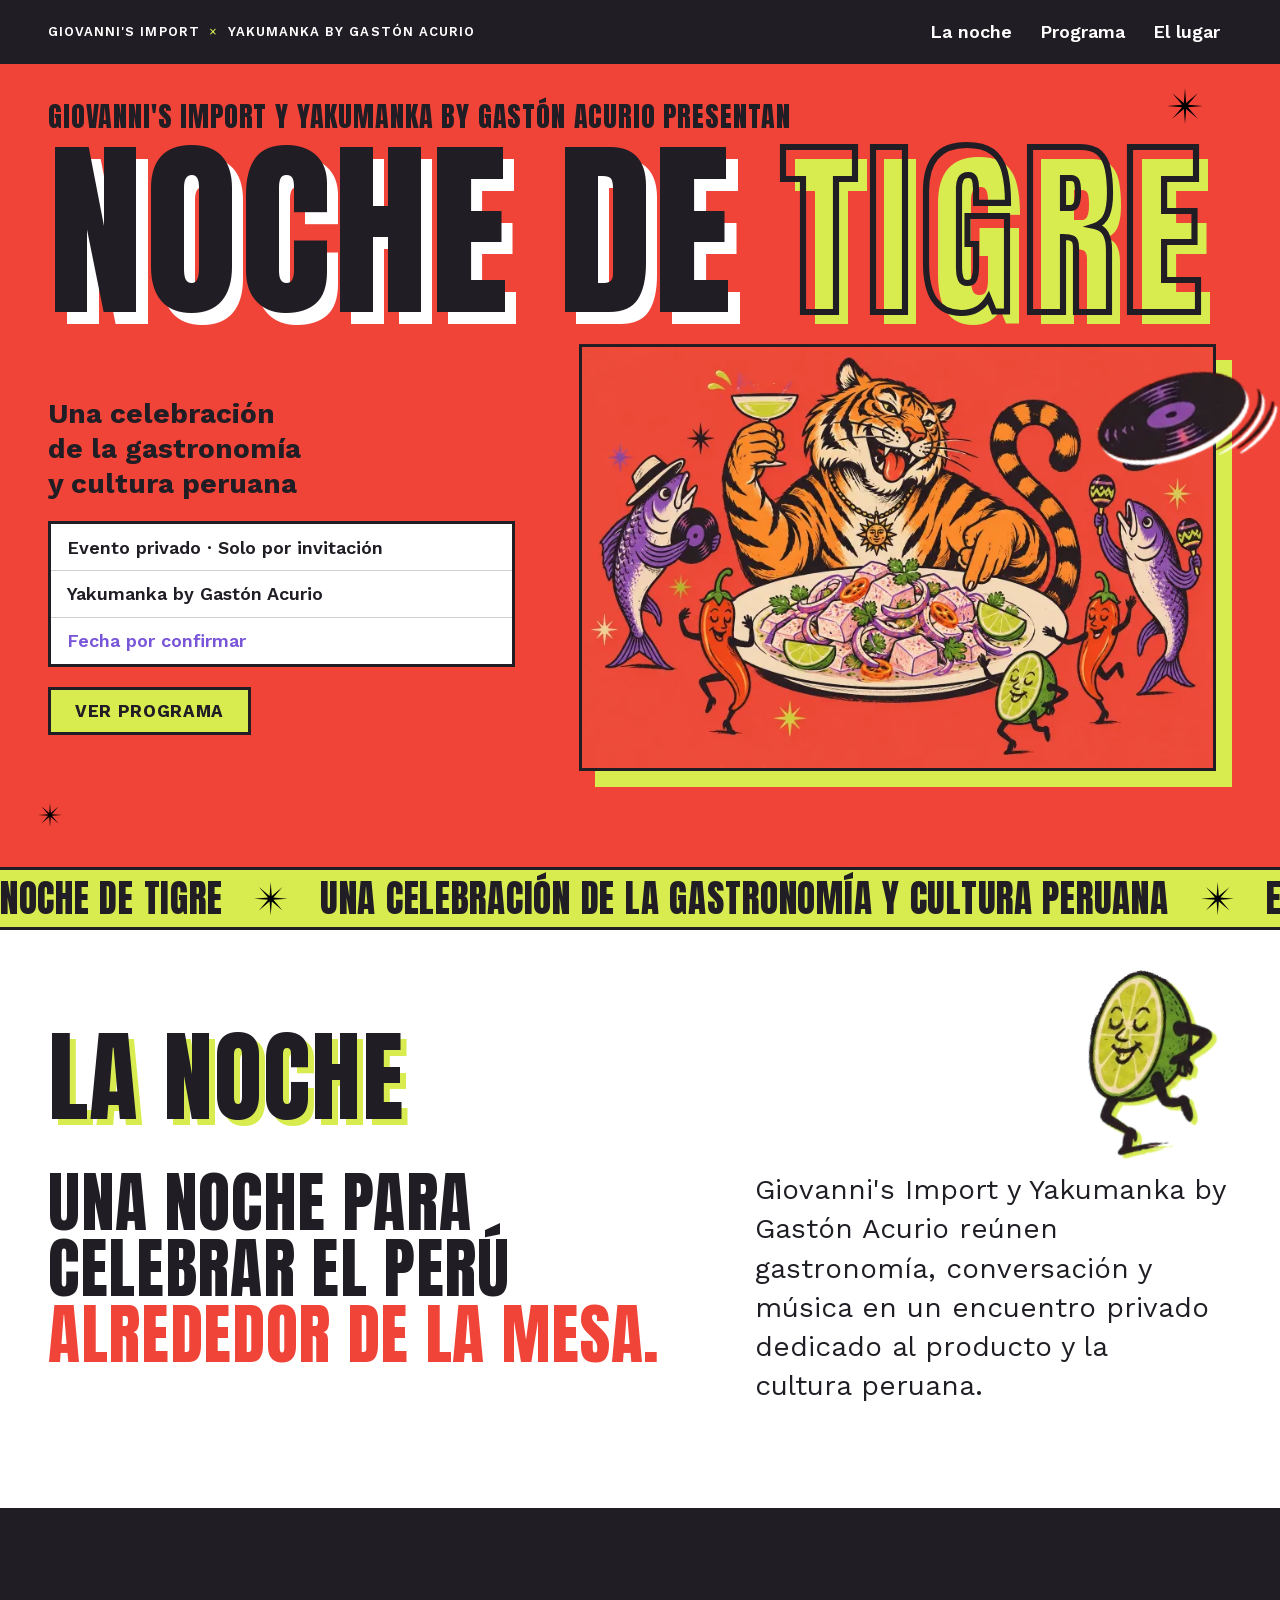
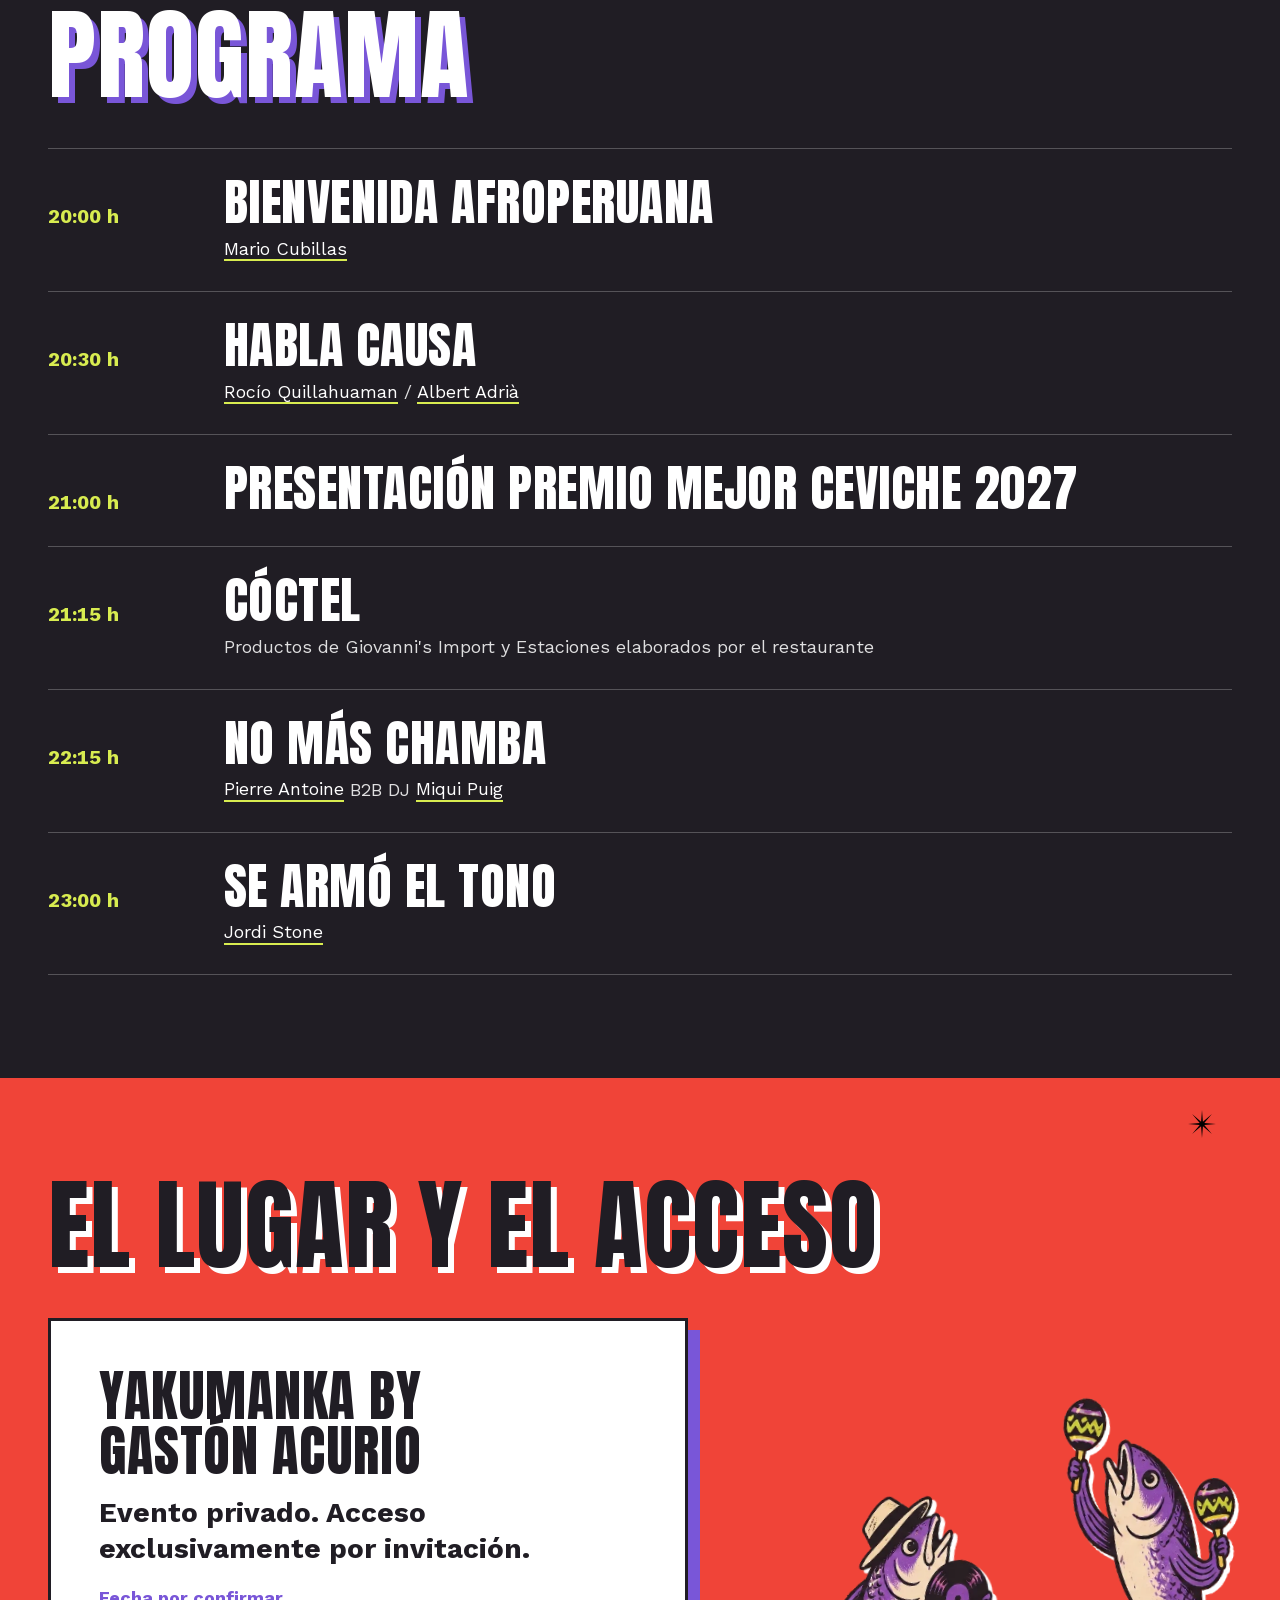
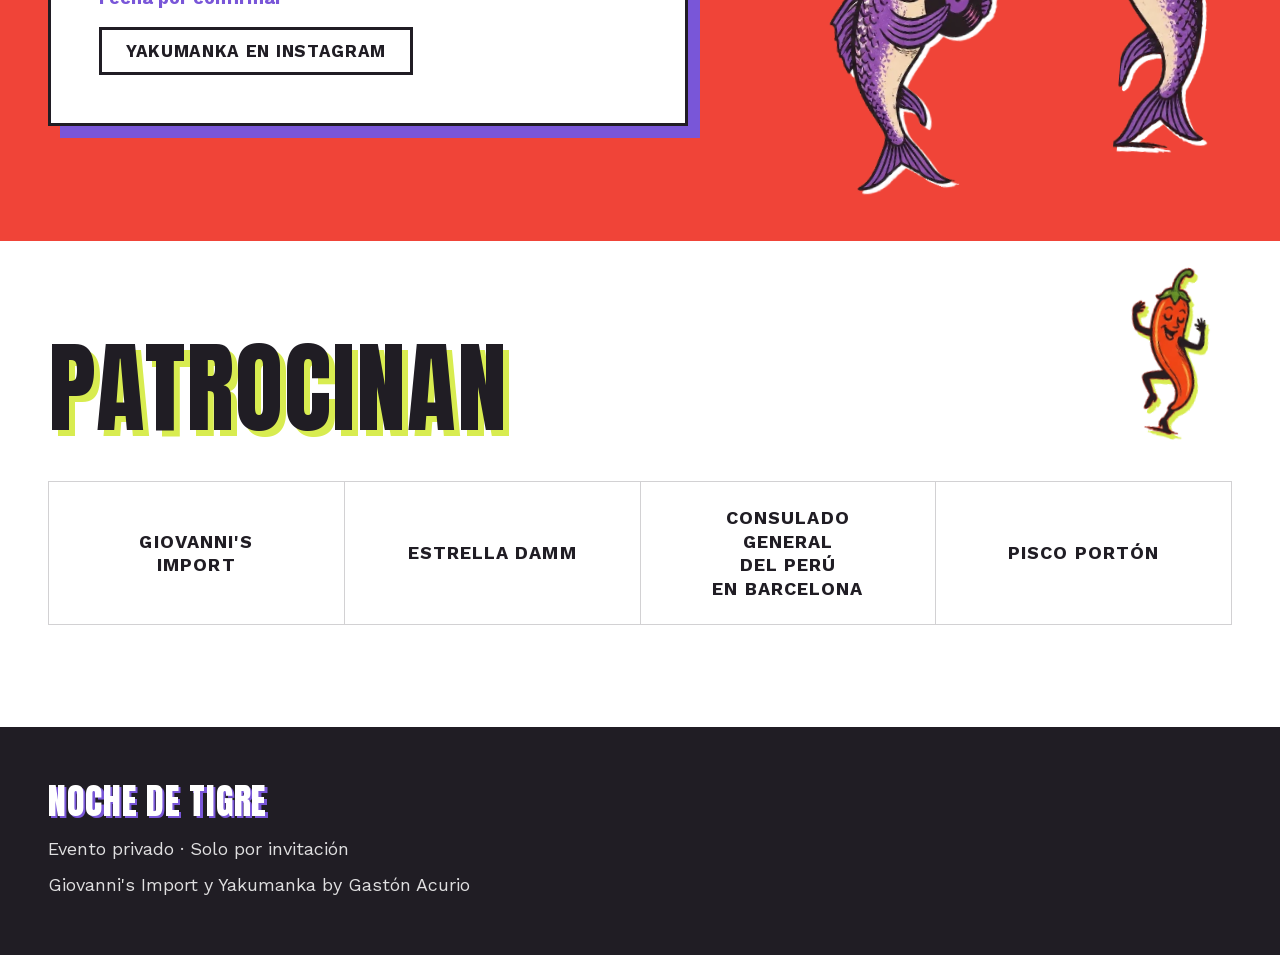
<file: index.html>
<!DOCTYPE html>
<html lang="es">
<head>
  <meta charset="utf-8">
  <meta name="viewport" content="width=device-width, initial-scale=1">
  <title>Noche de Tigre · Giovanni's Import y Yakumanka by Gastón Acurio</title>
  <meta name="description" content="Noche de Tigre: una celebración de la gastronomía y cultura peruana. Evento privado, solo por invitación, en Yakumanka by Gastón Acurio.">
  <meta name="theme-color" content="#F04438">
  <!-- Evento privado: la página no se indexa en buscadores. Quita esta línea solo si quieres que aparezca en ellos -->
  <meta name="robots" content="noindex, nofollow">

  <meta property="og:type" content="website">
  <meta property="og:locale" content="es_ES">
  <meta property="og:title" content="Noche de Tigre">
  <meta property="og:description" content="Una celebración de la gastronomía y cultura peruana. Evento privado · Solo por invitación.">
  <!-- PENDIENTE: sustituir por la URL absoluta (https://dominio/assets/img/noche-de-tigre-og.jpg) al publicar -->
  <meta property="og:image" content="assets/img/noche-de-tigre-og.jpg">
  <meta property="og:image:width" content="1200">
  <meta property="og:image:height" content="800">
  <meta name="twitter:card" content="summary_large_image">

  <link rel="icon" href="assets/favicon.svg" type="image/svg+xml">

  <link rel="preload" href="assets/fonts/anton-latin.woff2" as="font" type="font/woff2" crossorigin>
  <link rel="preload" href="assets/fonts/work-sans-latin.woff2" as="font" type="font/woff2" crossorigin>
  <link rel="preload" as="image"
        href="assets/img/noche-de-tigre-1024.webp"
        imagesrcset="assets/img/noche-de-tigre-768.webp 768w, assets/img/noche-de-tigre-1024.webp 1024w, assets/img/noche-de-tigre-1536.webp 1536w"
        imagesizes="(min-width: 64em) 56vw, (min-width: 48em) 52vw, 100vw">
  <link rel="stylesheet" href="assets/styles.css?v=9">
  <script>document.documentElement.classList.add('js');</script>

  <script>
    /* =====================================================================
       CAMPOS PENDIENTES · Rellena cada valor cuando esté confirmado.
       Mientras un campo esté vacío, la página muestra el estado "por confirmar"
       o simplemente no muestra ese elemento. No hace falta tocar nada más.
       ===================================================================== */
    window.NOCHE_DE_TIGRE = {
      fecha: "",            // Ej.: "Jueves 12 de marzo · 20:30 h". Vacío = "Fecha por confirmar"
      direccion: "",        // Ej.: "Passeig de Gràcia 00, Barcelona". Vacío = no se muestra
      mapaUrl: "",          // Ej.: "https://maps.app.goo.gl/…". Vacío = no se muestra "Cómo llegar"
      confirmacionUrl: "",  // Ej.: "https://…". Vacío = "Ver programa" sigue siendo la única llamada principal

      // Instagram: usuario (con o sin @) o URL completa. Vacío = el nombre se muestra como texto sin enlace.
      instagram: {
        "yakumanka": "yakumanka_barcelona",           // Botón "Yakumanka en Instagram" en la sección El lugar
        "mario-cubillas": "mcpercussionbcn",
        "rocio-quillahuaman": "rocioquillahuaman",
        "albert-adria": "albert.adria.acosta",
        "pierre-antoine": "talesofpierre",
        "miqui-puig": "puigmiqui",
        "jordi-stone": "jordistone__"
      }
    };
  </script>
</head>
<body>
  <a class="saltar" href="#contenido">Saltar al contenido</a>

  <!-- Motivo de destello: eco de las estrellas de la ilustración -->
  <svg width="0" height="0" style="position:absolute" aria-hidden="true" focusable="false">
    <symbol id="destello" viewBox="0 0 24 24">
      <path d="M12 0 L12.8 10.06 L20.49 3.51 L13.94 11.2 L24 12 L13.94 12.8 L20.49 20.49 L12.8 13.94 L12 24 L11.2 13.94 L3.51 20.49 L10.06 12.8 L0 12 L10.06 11.2 L3.51 3.51 L11.2 10.06 Z"/>
    </symbol>
  </svg>

  <header class="cabecera">
    <div class="contenedor cabecera__inner">
      <p class="cabecera__org">
        <span>Giovanni's Import</span>
        <span class="cabecera__x" aria-hidden="true">×</span><span class="visualmente-oculto"> y </span>
        <span>Yakumanka<span class="cabecera__apellido"> by Gastón Acurio</span></span>
      </p>
      <nav class="nav" aria-label="Secciones">
        <ul>
          <li><a href="#la-noche">La noche</a></li>
          <li><a href="#programa">Programa</a></li>
          <li><a href="#el-lugar">El lugar</a></li>
        </ul>
      </nav>
    </div>
  </header>

  <main id="contenido">

    <!-- 1 · PRIMERA PANTALLA -->
    <section class="hero" aria-labelledby="titulo">
      <svg class="destello destello--1" aria-hidden="true" focusable="false"><use href="#destello"/></svg>
      <svg class="destello destello--2" aria-hidden="true" focusable="false"><use href="#destello"/></svg>
      <svg class="destello destello--5" aria-hidden="true" focusable="false"><use href="#destello"/></svg>
      <svg class="destello destello--6" aria-hidden="true" focusable="false"><use href="#destello"/></svg>

      <div class="contenedor hero__inner">
        <p class="hero__presentan">Giovanni's Import y Yakumanka by Gastón Acurio presentan</p>

        <h1 id="titulo" class="hero__titulo"><span class="hero__l1" data-text="Noche de">Noche de</span> <span class="hero__l2" data-text="Tigre">Tigre</span></h1>

        <div class="hero__texto">
          <p class="hero__sub">Una celebración de la gastronomía y cultura peruana</p>

          <ul class="hero__datos" aria-label="Datos del evento">
            <li>Evento privado · Solo por invitación</li>
            <li>Yakumanka by Gastón Acurio</li>
            <li class="pendiente" data-campo="fecha">Fecha por confirmar</li>
          </ul>

          <div class="hero__acciones">
            <a class="btn btn--principal btn--programa" href="#programa">Ver programa</a>
            <a class="btn btn--principal" data-campo="confirmacion" href="#" hidden>Confirmar asistencia</a>
          </div>
        </div>

        <div class="hero__visual">
          <!-- ILUSTRACIÓN PRINCIPAL · para sustituirla, cambia los tres archivos de assets/img/ (768, 1024 y 1536 px de ancho, proporción 3:2) -->
          <figure class="hero__figura">
            <img src="assets/img/noche-de-tigre-1024.webp"
                 srcset="assets/img/noche-de-tigre-768.webp 768w, assets/img/noche-de-tigre-1024.webp 1024w, assets/img/noche-de-tigre-1536.webp 1536w"
                 sizes="(min-width: 64em) 56vw, (min-width: 48em) 52vw, 100vw"
                 width="1536" height="1024"
                 alt="Tigre ilustrado brindando junto a un plato de ceviche, rodeado de cítricos, ajíes y motivos musicales"
                 fetchpriority="high" decoding="async">
          </figure>
          <!-- Personaje que se escapa del marco (recorte de la propia ilustración, decorativo) -->
          <span class="flotante flotante--vinilo" aria-hidden="true"><img src="assets/img/personajes/vinilo.webp" alt="" width="163" height="102" decoding="async"></span>
        </div>
      </div>
    </section>

    <!-- Cinta cinética (decorativa: repite textos de la primera pantalla) -->
    <div class="cinta" aria-hidden="true">
      <div class="cinta__pista">
        <span class="cinta__grupo">
          <span>Noche de Tigre</span><svg class="cinta__sep" aria-hidden="true" focusable="false"><use href="#destello"/></svg>
          <span>Una celebración de la gastronomía y cultura peruana</span><svg class="cinta__sep" aria-hidden="true" focusable="false"><use href="#destello"/></svg>
          <span>Evento privado · Solo por invitación</span><svg class="cinta__sep" aria-hidden="true" focusable="false"><use href="#destello"/></svg>
          <span>Yakumanka by Gastón Acurio</span><svg class="cinta__sep" aria-hidden="true" focusable="false"><use href="#destello"/></svg>
        </span>
        <span class="cinta__grupo">
          <span>Noche de Tigre</span><svg class="cinta__sep" aria-hidden="true" focusable="false"><use href="#destello"/></svg>
          <span>Una celebración de la gastronomía y cultura peruana</span><svg class="cinta__sep" aria-hidden="true" focusable="false"><use href="#destello"/></svg>
          <span>Evento privado · Solo por invitación</span><svg class="cinta__sep" aria-hidden="true" focusable="false"><use href="#destello"/></svg>
          <span>Yakumanka by Gastón Acurio</span><svg class="cinta__sep" aria-hidden="true" focusable="false"><use href="#destello"/></svg>
        </span>
      </div>
    </div>

    <!-- 2 · LA NOCHE -->
    <section id="la-noche" class="seccion seccion--blanca" aria-labelledby="t-la-noche">
      <span class="flotante flotante--lima" data-revelar="flotante" aria-hidden="true"><img src="assets/img/personajes/lima.webp" alt="" width="181" height="255" loading="lazy" decoding="async"></span>
      <div class="contenedor">
        <h2 id="t-la-noche" class="seccion__titulo" data-revelar="titulo">La noche</h2>
        <div class="noche">
          <p class="noche__destacado" data-revelar="bloque">Una noche para celebrar el Perú <span class="noche__acento">alrededor de la mesa.</span></p>
          <p class="noche__texto" data-revelar="bloque">Giovanni's Import y Yakumanka by Gastón Acurio reúnen gastronomía, conversación y música en un encuentro privado dedicado al producto y la cultura peruana.</p>
        </div>
      </div>
    </section>

    <!-- 3 · PROGRAMA -->
    <section id="programa" class="seccion seccion--tinta" aria-labelledby="t-programa">
      <div class="contenedor">
        <h2 id="t-programa" class="seccion__titulo" data-revelar="titulo">Programa</h2>
        <ol class="programa" data-revelar="filas">
          <li class="programa__fila" style="--i:0">
            <time class="programa__hora" datetime="20:00">20:00 h</time>
            <div class="programa__cuerpo">
              <h3 class="programa__nombre">Bienvenida Afroperuana</h3>
              <p class="programa__quien"><span class="perfil" data-instagram="mario-cubillas">Mario Cubillas</span></p>
            </div>
          </li>
          <li class="programa__fila" style="--i:1">
            <time class="programa__hora" datetime="20:30">20:30 h</time>
            <div class="programa__cuerpo">
              <h3 class="programa__nombre">Habla causa</h3>
              <p class="programa__quien"><span class="perfil" data-instagram="rocio-quillahuaman">Rocío Quillahuaman</span> / <span class="perfil" data-instagram="albert-adria">Albert Adrià</span></p>
            </div>
          </li>
          <li class="programa__fila" style="--i:2">
            <time class="programa__hora" datetime="21:00">21:00 h</time>
            <div class="programa__cuerpo">
              <h3 class="programa__nombre">Presentación Premio Mejor Ceviche 2027</h3>
            </div>
          </li>
          <li class="programa__fila" style="--i:3">
            <time class="programa__hora" datetime="21:15">21:15 h</time>
            <div class="programa__cuerpo">
              <h3 class="programa__nombre">Cóctel</h3>
              <p class="programa__quien">Productos de Giovanni's Import y Estaciones elaborados por el restaurante</p>
            </div>
          </li>
          <li class="programa__fila" style="--i:4">
            <time class="programa__hora" datetime="22:15">22:15 h</time>
            <div class="programa__cuerpo">
              <h3 class="programa__nombre">No más chamba</h3>
              <p class="programa__quien"><span class="perfil" data-instagram="pierre-antoine">Pierre Antoine</span> B2B DJ <span class="perfil" data-instagram="miqui-puig">Miqui Puig</span></p>
            </div>
          </li>
          <li class="programa__fila" style="--i:5">
            <time class="programa__hora" datetime="23:00">23:00 h</time>
            <div class="programa__cuerpo">
              <h3 class="programa__nombre">Se armó el tono</h3>
              <p class="programa__quien"><span class="perfil" data-instagram="jordi-stone">Jordi Stone</span></p>
            </div>
          </li>
        </ol>
      </div>
    </section>

    <!-- 4 · EL LUGAR Y EL ACCESO -->
    <section id="el-lugar" class="seccion seccion--coral" aria-labelledby="t-el-lugar">
      <svg class="destello destello--4" aria-hidden="true" focusable="false"><use href="#destello"/></svg>
      <span class="flotante flotante--pez-izquierda" data-revelar="flotante" aria-hidden="true"><img src="assets/img/personajes/pez-izquierda.webp" alt="" width="299" height="527" loading="lazy" decoding="async"></span>
      <span class="flotante flotante--pez-derecha" data-revelar="flotante" aria-hidden="true"><img src="assets/img/personajes/pez-derecha.webp" alt="" width="280" height="541" loading="lazy" decoding="async"></span>
      <div class="contenedor">
        <h2 id="t-el-lugar" class="seccion__titulo" data-revelar="titulo">El lugar y el acceso</h2>
        <div class="lugar" data-revelar="sello">
          <p class="lugar__nombre">Yakumanka by Gastón Acurio</p>
          <p class="lugar__acceso">Evento privado. Acceso exclusivamente por invitación.</p>
          <p class="lugar__fecha pendiente" data-campo="fecha">Fecha por confirmar</p>
          <p class="lugar__direccion" data-campo="direccion" hidden></p>
          <div class="lugar__acciones">
            <a class="btn btn--secundario" data-campo="mapa" href="#" hidden>Cómo llegar</a>
            <a class="btn btn--secundario" data-instagram-boton="yakumanka" href="#" hidden>Yakumanka en Instagram</a>
            <a class="btn btn--principal" data-campo="confirmacion" href="#" hidden>Confirmar asistencia</a>
          </div>
        </div>
      </div>
    </section>

    <!-- 5 · PATROCINADORES -->
    <section id="patrocinan" class="seccion seccion--blanca" aria-labelledby="t-patrocinan">
      <span class="flotante flotante--aji" data-revelar="flotante" aria-hidden="true"><img src="assets/img/personajes/aji.webp" alt="" width="187" height="410" loading="lazy" decoding="async"></span>
      <div class="contenedor">
        <h2 id="t-patrocinan" class="seccion__titulo" data-revelar="titulo">Patrocinan</h2>
        <!-- LOGOTIPOS · cuando lleguen los archivos oficiales, sustituye cada <span> por:
             <img src="assets/patrocinadores/nombre.svg" alt="Nombre del patrocinador" width="200" height="60"> -->
        <ul class="patrocinadores" data-revelar="filas">
          <li class="patrocinador" style="--i:0"><span class="patrocinador__nombre">Giovanni's Import</span></li>
          <li class="patrocinador" style="--i:1"><span class="patrocinador__nombre">Estrella Damm</span></li>
          <li class="patrocinador" style="--i:2"><span class="patrocinador__nombre">Consulado General del Perú en Barcelona</span></li>
          <li class="patrocinador" style="--i:3"><span class="patrocinador__nombre">Pisco Portón</span></li>
        </ul>
      </div>
    </section>

  </main>

  <footer class="pie">
    <div class="contenedor pie__inner">
      <p class="pie__marca">Noche de Tigre</p>
      <p class="pie__texto">Evento privado · Solo por invitación</p>
      <p class="pie__texto">Giovanni's Import y Yakumanka by Gastón Acurio</p>
    </div>
  </footer>

  <script src="assets/main.js?v=9" defer></script>
</body>
</html>
</file>
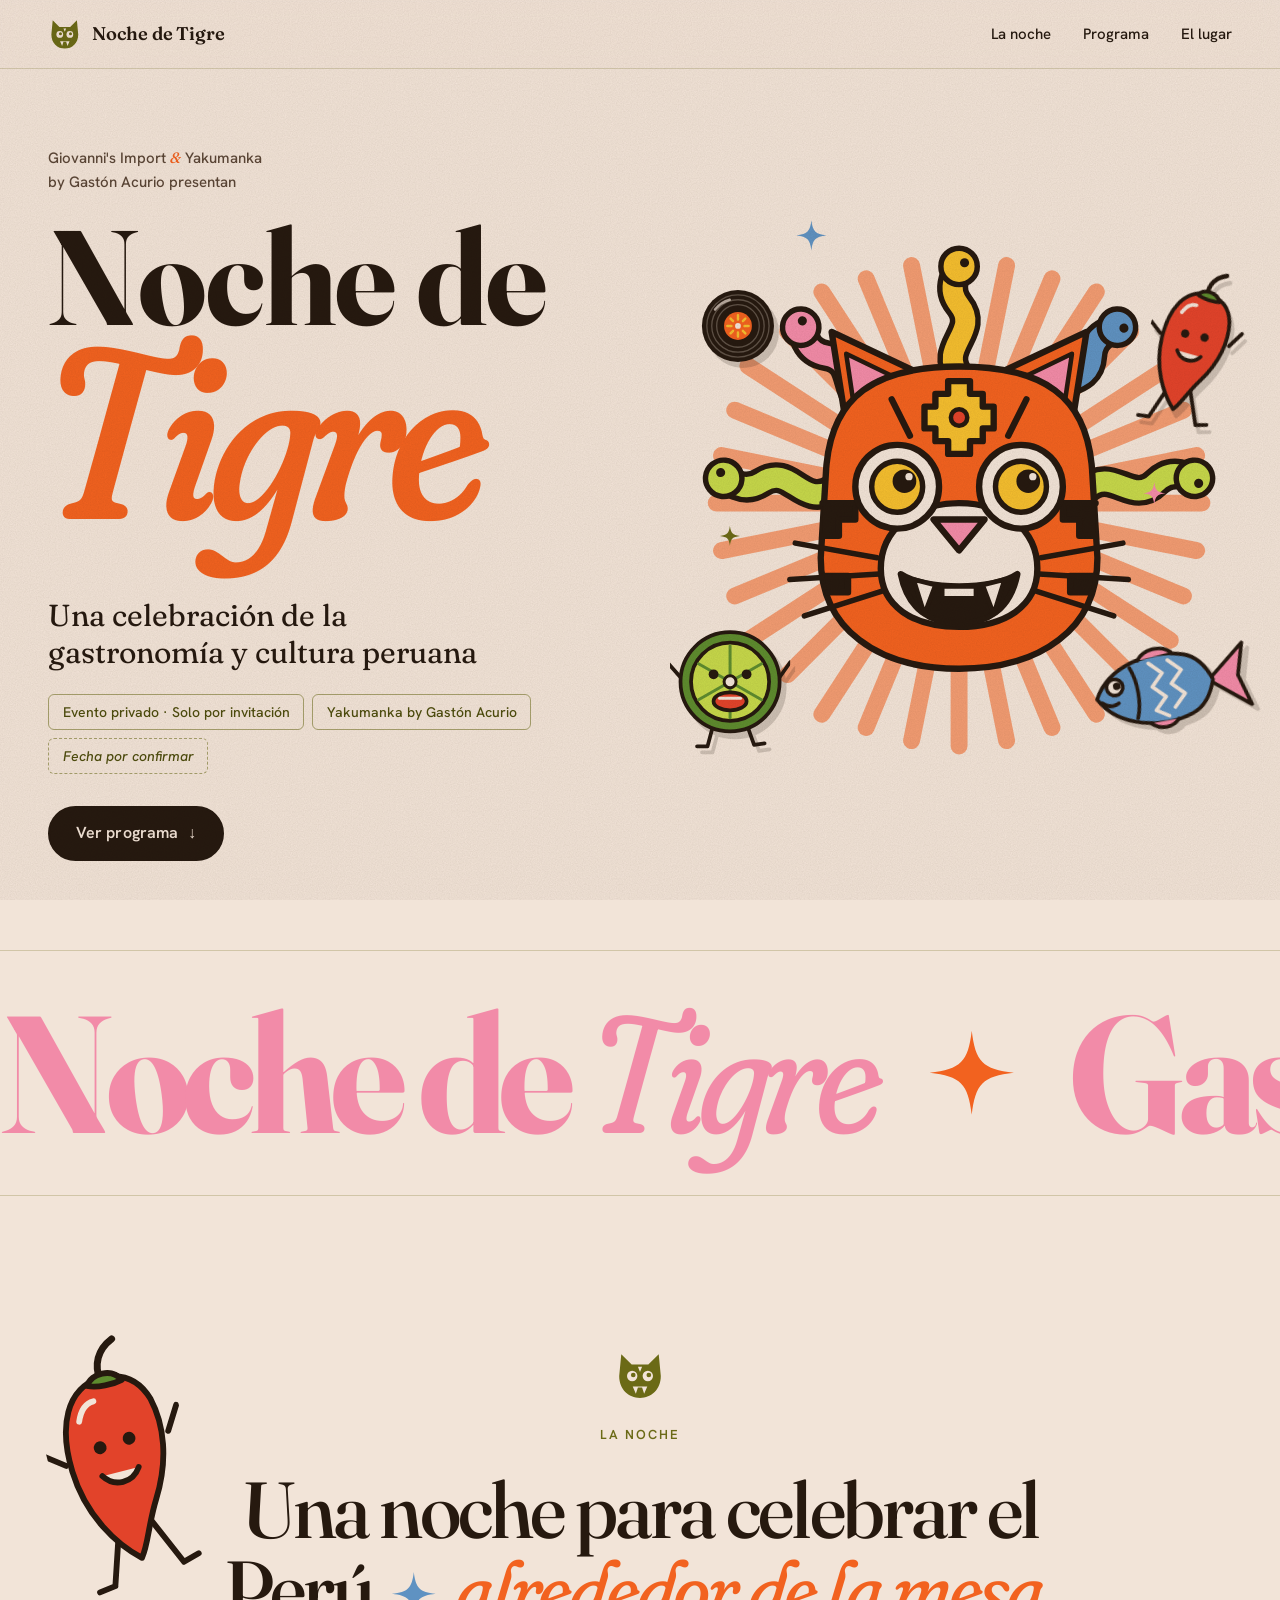
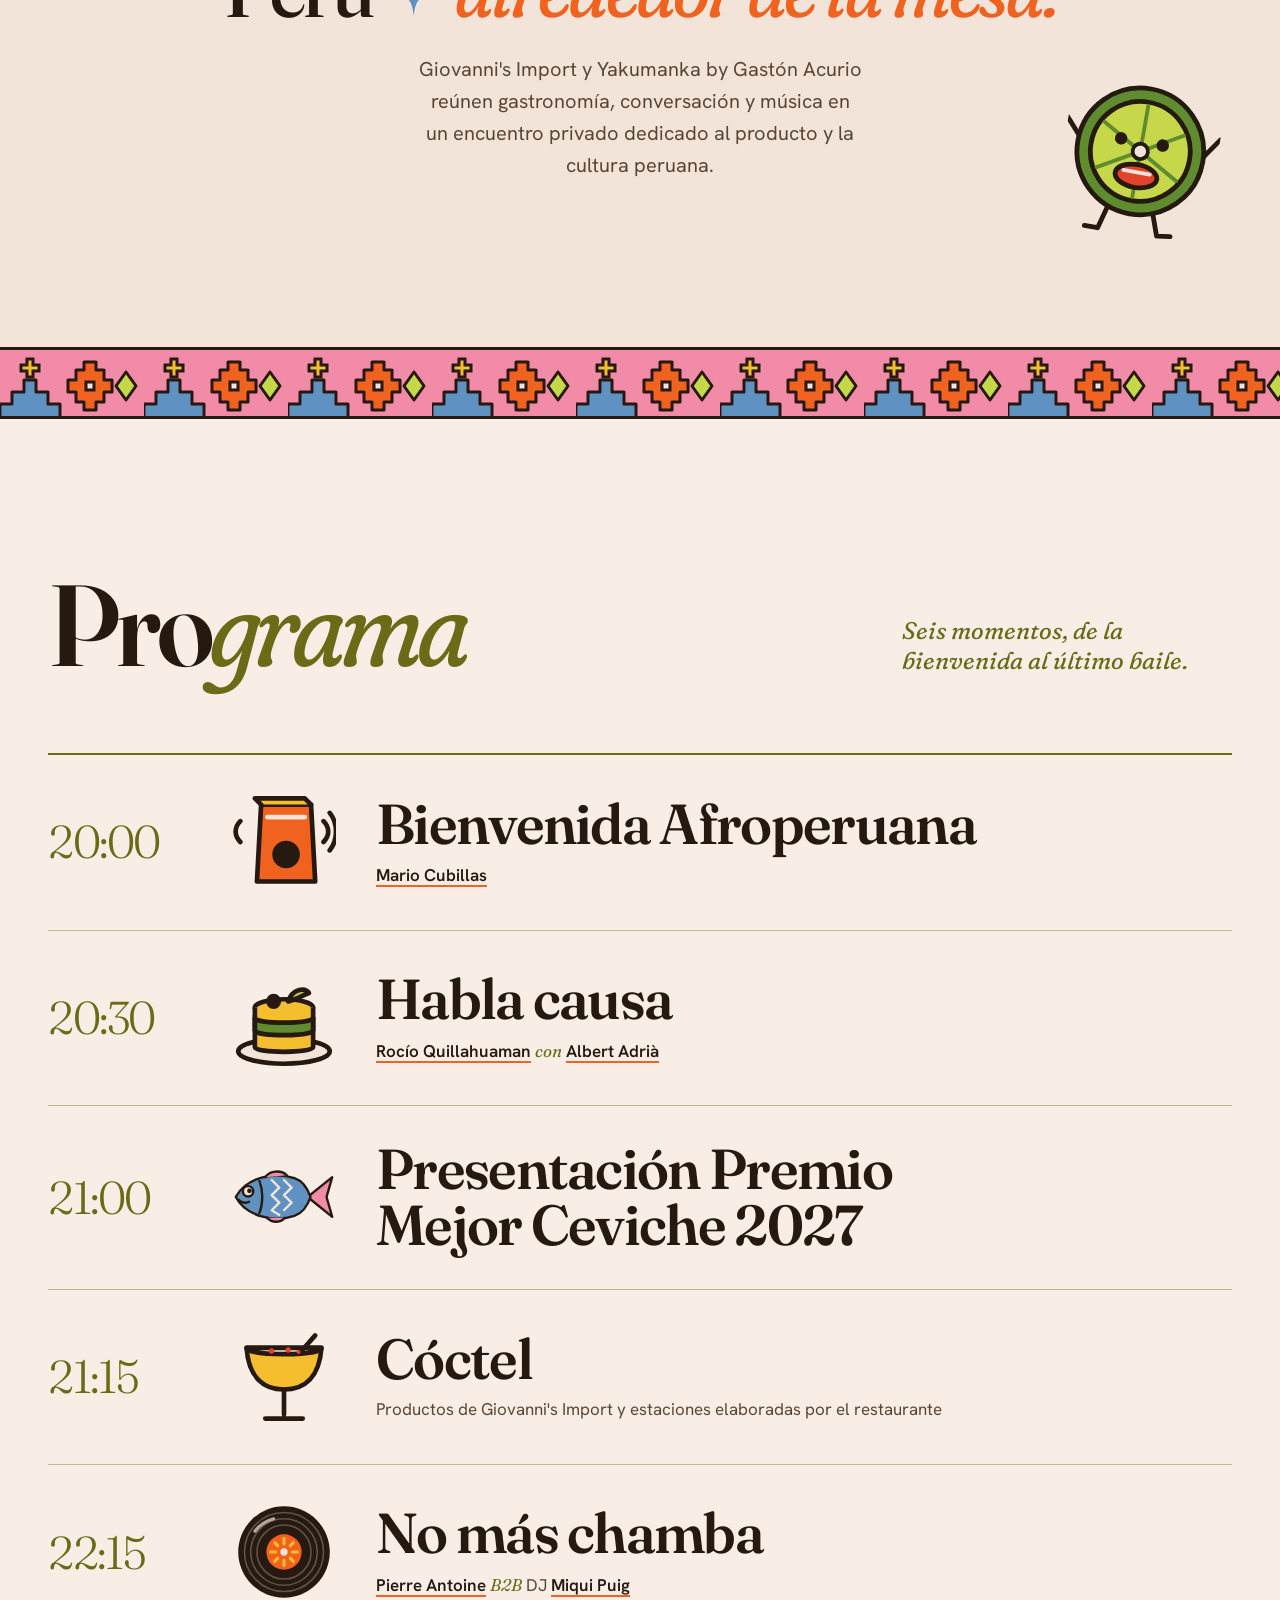
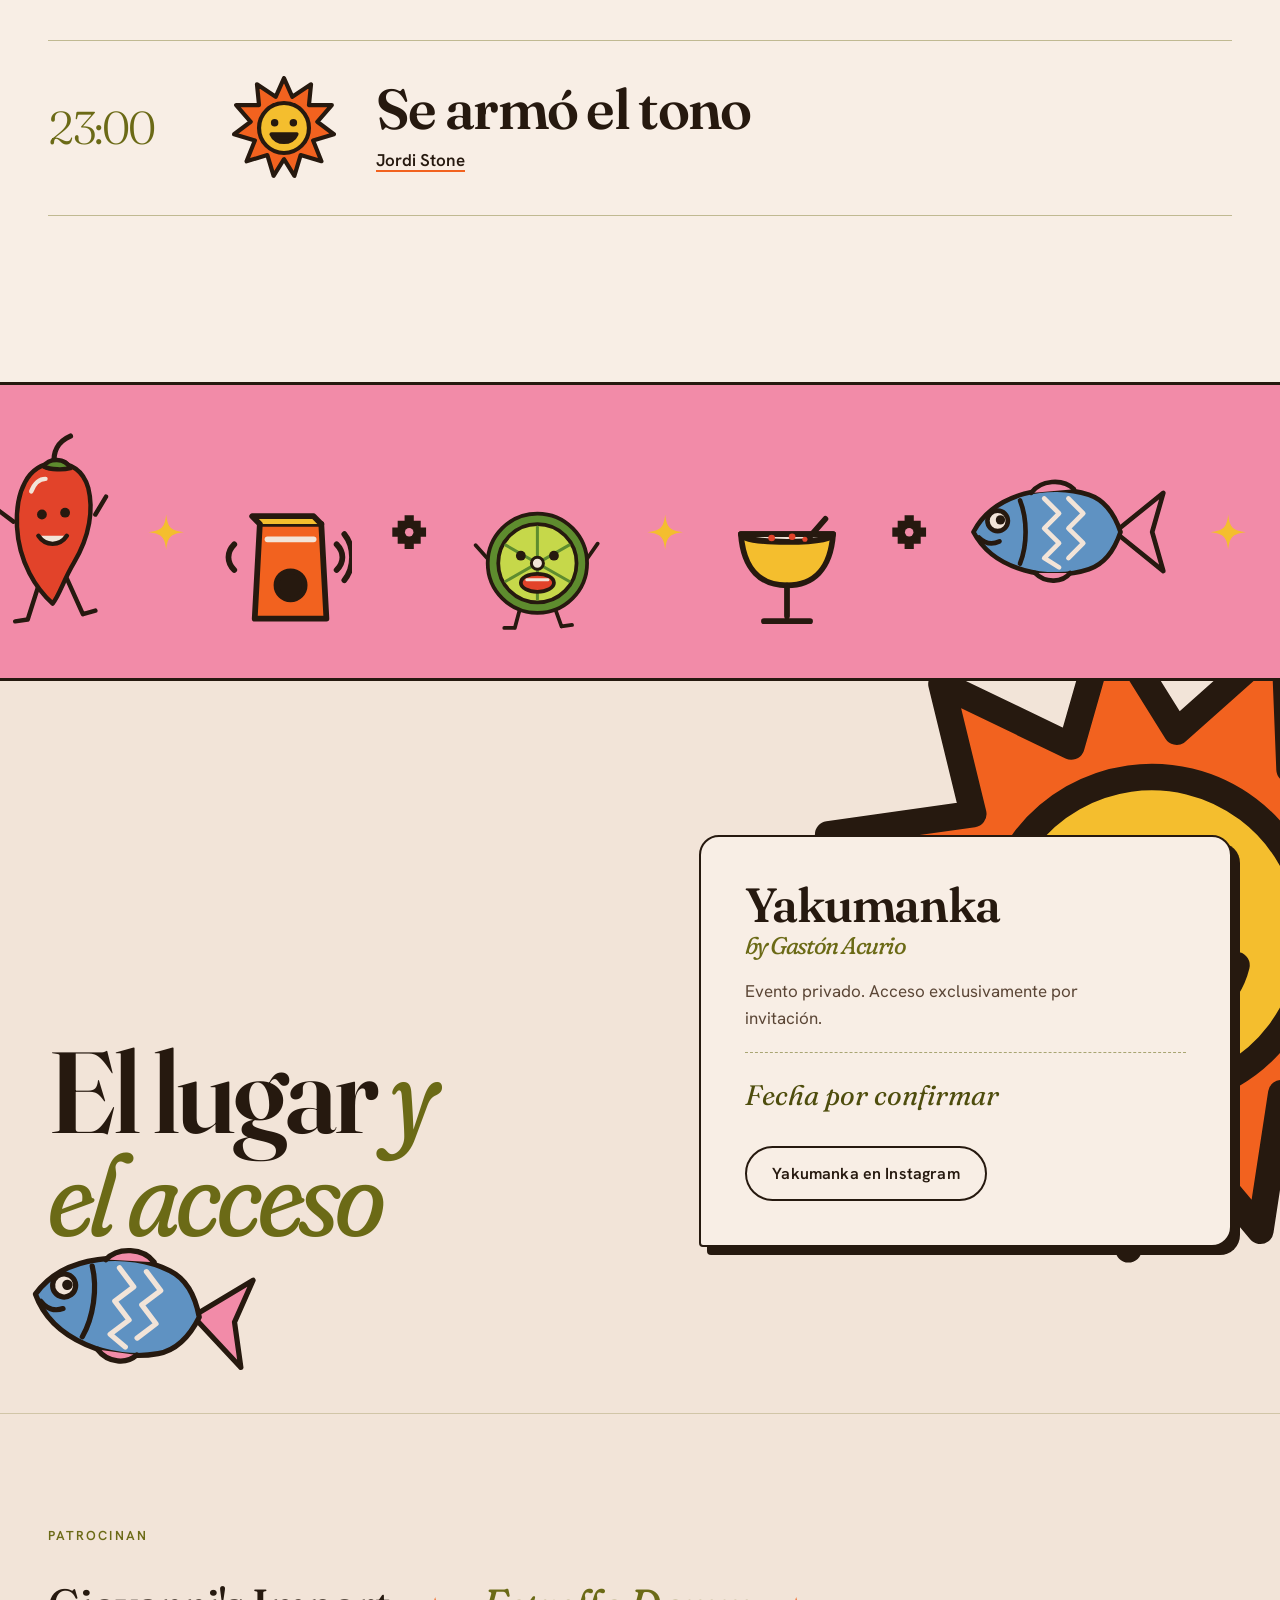
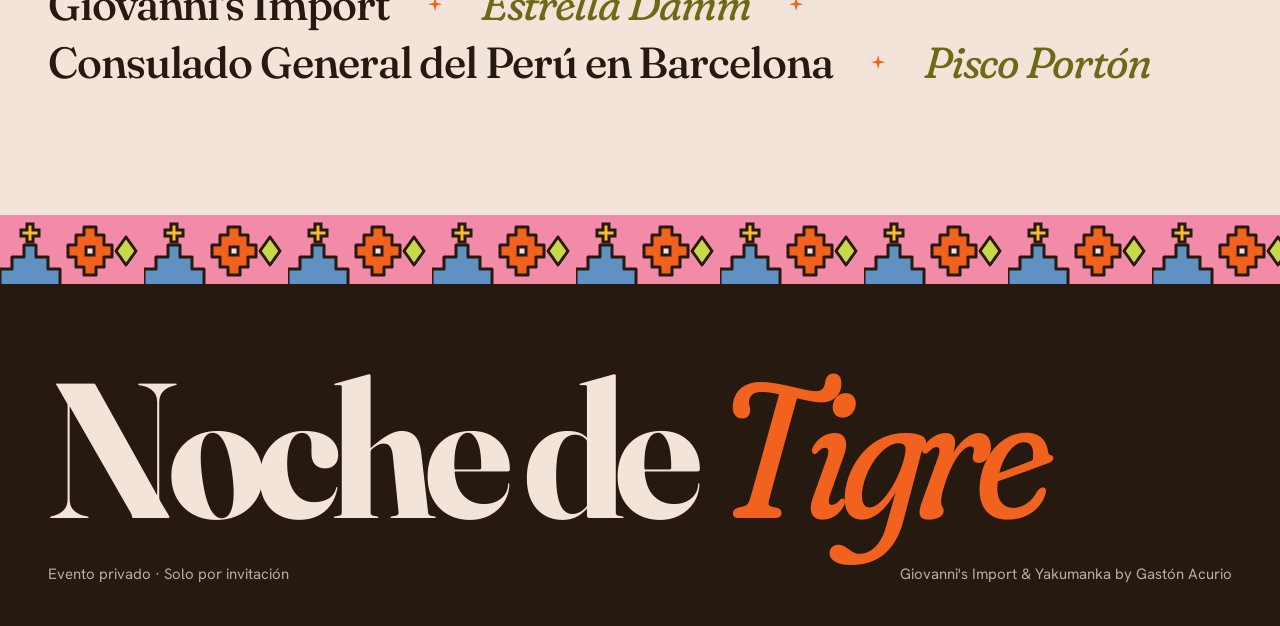
<file: v2/index.html>
<!DOCTYPE html>
<html lang="es">
<head>
  <meta charset="utf-8">
  <meta name="viewport" content="width=device-width, initial-scale=1">
  <title>Noche de Tigre · Giovanni's Import y Yakumanka by Gastón Acurio</title>
  <meta name="description" content="Noche de Tigre: una celebración de la gastronomía y cultura peruana. Evento privado, solo por invitación, en Yakumanka by Gastón Acurio.">
  <meta name="theme-color" content="#F2E4D8">
  <!-- Evento privado: la página no se indexa en buscadores. Quita esta línea solo si quieres que aparezca en ellos -->
  <meta name="robots" content="noindex, nofollow">

  <meta property="og:type" content="website">
  <meta property="og:locale" content="es_ES">
  <meta property="og:title" content="Noche de Tigre">
  <meta property="og:description" content="Una celebración de la gastronomía y cultura peruana. Evento privado · Solo por invitación.">
  <meta property="og:image" content="https://microcamora-ux.github.io/noche-de-tigre/v2/assets/img/noche-de-tigre-og.jpg">
  <meta property="og:image:width" content="1200">
  <meta property="og:image:height" content="630">
  <meta name="twitter:card" content="summary_large_image">

  <link rel="icon" href="assets/favicon.svg" type="image/svg+xml">

  <!-- TIPOGRAFÍA PROVISIONAL · Fraunces y Hanken Grotesk sustituyen a SLTF Arcilla (titulares) y SLTF Ryecroft (texto)
       hasta tener las licencias web. Al recibir los .woff2, sigue las instrucciones al principio de assets/styles.css
       y borra estas tres líneas. -->
  <link rel="preconnect" href="https://fonts.googleapis.com">
  <link rel="preconnect" href="https://fonts.gstatic.com" crossorigin>
  <link rel="stylesheet" href="https://fonts.googleapis.com/css2?family=Fraunces:ital,opsz,wght,SOFT,WONK@0,9..144,300..900,0..100,0..1;1,9..144,300..900,0..100,0..1&family=Hanken+Grotesk:ital,wght@0,300..700;1,400&display=swap">

  <link rel="stylesheet" href="assets/styles.css?v=11">
  <script>document.documentElement.classList.add('js');</script>

  <script>
    /* =====================================================================
       CAMPOS PENDIENTES · Rellena cada valor cuando esté confirmado.
       Mientras un campo esté vacío, la página muestra el estado "por confirmar"
       o simplemente no muestra ese elemento. No hace falta tocar nada más.
       ===================================================================== */
    window.NOCHE_DE_TIGRE = {
      fecha: "",            // Ej.: "Jueves 12 de marzo · 20:30 h". Vacío = "Fecha por confirmar"
      direccion: "",        // Ej.: "Passeig de Gràcia 00, Barcelona". Vacío = no se muestra
      mapaUrl: "",          // Ej.: "https://maps.app.goo.gl/…". Vacío = no se muestra "Cómo llegar"
      confirmacionUrl: "",  // Ej.: "https://…". Vacío = "Ver programa" sigue siendo la única llamada principal

      // Instagram: usuario (con o sin @) o URL completa. Vacío = el nombre se muestra como texto sin enlace.
      instagram: {
        "yakumanka": "yakumanka_barcelona",           // Botón "Yakumanka en Instagram" en la sección El lugar
        "mario-cubillas": "mcpercussionbcn",
        "rocio-quillahuaman": "rocioquillahuaman",
        "albert-adria": "albert.adria.acosta",
        "pierre-antoine": "talesofpierre",
        "miqui-puig": "puigmiqui",
        "jordi-stone": "jordistone__"
      }
    };
  </script>
</head>
<body>
  <a class="saltar" href="#contenido">Saltar al contenido</a>

  <!-- =====================================================================
       ILUSTRACIONES · sistema propio en SVG inspirado en la tradición peruana
       (felino oculado de Paracas, colmillos de Chavín, peces de Chancay, chakana,
       olas de Chan Chan). Los colores salen de las variables de assets/styles.css.
       ===================================================================== -->
  <svg width="0" height="0" style="position:absolute" aria-hidden="true" focusable="false">
    <defs>
      <!-- Destello de cuatro puntas -->
      <symbol id="i-destello" viewBox="0 0 100 100">
        <path d="M50 4 C54 38 62 46 96 50 C62 54 54 62 50 96 C46 62 38 54 4 50 C38 46 46 38 50 4 Z" fill="currentColor"/>
      </symbol>

      <!-- Estallido de rayos (eco de los soles de los mates burilados) -->
      <symbol id="i-estallido" viewBox="0 0 100 100">
        <g stroke="currentColor" stroke-width="3.2" stroke-linecap="round">
          <path d="M50 4V96M4 50H96M17.5 17.5L82.5 82.5M82.5 17.5L17.5 82.5M32.4 7.5L67.6 92.5M7.5 32.4L92.5 67.6M67.6 7.5L32.4 92.5M92.5 32.4L7.5 67.6M41 5L59 95M5 41L95 59M59 5L41 95M95 41L5 59M24 10L76 90M10 24L90 76M76 10L24 90M90 24L10 76"/>
        </g>
        <circle cx="50" cy="50" r="9" fill="currentColor"/>
      </symbol>

      <!-- Chakana (cruz escalonada andina) -->
      <symbol id="i-chakana" viewBox="0 0 100 100">
        <path d="M38 6H62V20H80V38H94V62H80V80H62V94H38V80H20V62H6V38H20V20H38Z" fill="currentColor"/>
        <circle cx="50" cy="50" r="11" fill="var(--crema)"/>
      </symbol>

      <!-- Marca: máscara de felino geométrica -->
      <symbol id="i-marca" viewBox="0 0 100 100">
        <path fill="currentColor" d="M14 10L34 30H66L86 10L90 52C90 78 72 94 50 94C28 94 10 78 10 52Z"/>
        <circle cx="35" cy="52" r="10" fill="var(--crema)"/>
        <circle cx="65" cy="52" r="10" fill="var(--crema)"/>
        <circle cx="37" cy="50" r="4.5" fill="currentColor"/>
        <circle cx="67" cy="50" r="4.5" fill="currentColor"/>
        <path fill="var(--crema)" d="M36 72L42 86L46 74H54L58 86L64 72Z"/>
        <path fill="var(--crema)" d="M46 34H54L50 44Z"/>
      </symbol>

      <!-- Ají con cara -->
      <symbol id="i-aji" viewBox="0 0 120 230">
        <g stroke="var(--tinta)" stroke-width="5" stroke-linecap="round" stroke-linejoin="round">
          <path d="M44 170L30 214M30 214L16 216M74 168L92 208M92 208L106 204" fill="none"/>
          <path d="M14 104L-2 92M106 96L118 76" fill="none"/>
          <path d="M60 38C30 40 16 70 18 110C20 150 40 180 58 196C66 186 70 170 82 150C100 120 104 90 98 66C92 46 78 38 60 38Z" fill="var(--rojo)"/>
          <path d="M60 40C58 26 64 14 78 8M50 42C56 34 70 34 76 42" fill="none" stroke-width="6"/>
          <path d="M48 42C54 32 72 32 78 44C70 46 56 46 48 42Z" fill="var(--verde)"/>
          <path d="M34 70C38 60 44 56 50 56" fill="none" stroke="var(--crema)" stroke-width="5"/>
          <path d="M42 120C50 132 66 132 74 120" fill="var(--crema)"/>
        </g>
        <circle cx="46" cy="96" r="5.5" fill="var(--tinta)"/>
        <circle cx="72" cy="94" r="5.5" fill="var(--tinta)"/>
      </symbol>

      <!-- Limón partido con cara -->
      <symbol id="i-limon" viewBox="0 0 160 170">
        <g stroke="var(--tinta)" stroke-width="5" stroke-linecap="round" stroke-linejoin="round">
          <path d="M58 132L50 162M50 162L36 162M102 132L112 160M112 160L126 158" fill="none"/>
          <path d="M14 70L-2 52M146 70L160 50" fill="none"/>
          <circle cx="80" cy="76" r="66" fill="var(--verde)"/>
          <circle cx="80" cy="76" r="52" fill="var(--lima)"/>
          <path d="M80 28V124M38 52L122 100M38 100L122 52" fill="none" stroke="var(--verde)" stroke-width="4"/>
          <circle cx="80" cy="76" r="8" fill="var(--crema)" stroke-width="4"/>
          <ellipse cx="80" cy="102" rx="22" ry="12" fill="var(--rojo)"/>
          <path d="M66 98H94" stroke="var(--crema)" stroke-width="4"/>
        </g>
        <circle cx="58" cy="66" r="6.5" fill="var(--tinta)"/>
        <circle cx="102" cy="66" r="6.5" fill="var(--tinta)"/>
      </symbol>

      <!-- Pez de Chancay -->
      <symbol id="i-pez" viewBox="0 0 220 120">
        <g stroke="var(--tinta)" stroke-width="5" stroke-linejoin="round" stroke-linecap="round">
          <path d="M160 60L212 18L200 60L212 102Z" fill="var(--rosa)"/>
          <path d="M8 60C30 18 90 6 132 20C150 26 160 42 166 60C160 78 150 94 132 100C90 114 30 102 8 60Z" fill="var(--azul)"/>
          <path d="M70 18C80 4 104 2 116 14M74 104C86 116 104 114 112 104" fill="var(--rosa)"/>
          <path d="M58 26C66 46 66 74 58 94" fill="none"/>
          <path d="M84 24L100 40L84 56L100 72L84 88L100 98M110 24L126 40L110 56L126 72L110 88" fill="none" stroke="var(--crema)" stroke-width="5"/>
          <path d="M14 66C20 72 28 74 36 70" fill="none"/>
          <circle cx="34" cy="48" r="11" fill="var(--crema)"/>
        </g>
        <circle cx="37" cy="47" r="5" fill="var(--tinta)"/>
      </symbol>

      <!-- Cajón peruano -->
      <symbol id="i-cajon" viewBox="0 0 100 100">
        <g stroke="var(--tinta)" stroke-width="4.5" stroke-linejoin="round" stroke-linecap="round">
          <path d="M28 14H76L80 88H24Z" fill="var(--naranja)"/>
          <path d="M28 14L22 8H70L76 14" fill="var(--amarillo)"/>
          <circle cx="52" cy="62" r="11" fill="var(--tinta)"/>
          <path d="M34 26H70" fill="none" stroke="var(--crema)"/>
          <path d="M88 30C94 36 94 44 88 50M8 30C2 36 2 44 8 50M94 22C102 32 102 48 94 58" fill="none"/>
        </g>
      </symbol>

      <!-- Causa limeña -->
      <symbol id="i-causa" viewBox="0 0 100 100">
        <g stroke="var(--tinta)" stroke-width="4.5" stroke-linejoin="round">
          <ellipse cx="50" cy="82" rx="44" ry="12" fill="var(--crema)"/>
          <path d="M22 50H78V78C78 84 22 84 22 78Z" fill="var(--amarillo)"/>
          <path d="M22 50V62C22 68 78 68 78 62V50" fill="var(--verde)"/>
          <ellipse cx="50" cy="40" rx="28" ry="8" fill="var(--amarillo)"/>
          <path d="M22 40V50C22 56 78 56 78 50V40" fill="var(--amarillo)"/>
          <circle cx="40" cy="34" r="5" fill="var(--tinta)"/>
          <path d="M54 34C58 22 70 20 74 26C68 28 62 32 54 34Z" fill="var(--lima)"/>
        </g>
      </symbol>

      <!-- Pisco sour -->
      <symbol id="i-copa" viewBox="0 0 100 100">
        <g stroke="var(--tinta)" stroke-width="4.5" stroke-linejoin="round" stroke-linecap="round">
          <path d="M14 22H86C84 50 70 62 50 62C30 62 16 50 14 22Z" fill="var(--amarillo)"/>
          <path d="M14 22H86C86 30 14 30 14 22Z" fill="var(--crema)"/>
          <path d="M50 62V86M32 90H68" fill="none"/>
          <path d="M80 10L66 26" fill="none"/>
        </g>
        <circle cx="38" cy="25" r="2.6" fill="var(--rojo)"/>
        <circle cx="54" cy="24" r="2.6" fill="var(--rojo)"/>
        <circle cx="64" cy="26" r="2" fill="var(--rojo)"/>
      </symbol>

      <!-- Vinilo con sol -->
      <symbol id="i-vinilo" viewBox="0 0 100 100">
        <circle cx="50" cy="50" r="44" fill="var(--tinta)"/>
        <g fill="none" stroke="var(--crema)" stroke-opacity=".28" stroke-width="1.6">
          <circle cx="50" cy="50" r="38"/><circle cx="50" cy="50" r="32"/><circle cx="50" cy="50" r="26"/>
        </g>
        <path d="M22 30A34 34 0 0 1 40 18" fill="none" stroke="var(--crema)" stroke-opacity=".7" stroke-width="3" stroke-linecap="round"/>
        <circle cx="50" cy="50" r="17" fill="var(--naranja)"/>
        <g stroke="var(--amarillo)" stroke-width="3" stroke-linecap="round">
          <path d="M50 37V42M50 58V63M37 50H42M58 50H63M41 41L44 44M56 56L59 59M59 41L56 44M44 56L41 59"/>
        </g>
        <circle cx="50" cy="50" r="3.5" fill="var(--crema)"/>
      </symbol>

      <!-- Sol de fiesta -->
      <symbol id="i-sol" viewBox="0 0 100 100">
        <g stroke="var(--tinta)" stroke-width="4" stroke-linejoin="round">
          <path fill="var(--naranja)" d="M50 2L58 20L76 8L74 28L96 28L82 44L98 56L78 62L86 82L66 76L60 96L50 80L40 96L34 76L14 82L22 62L2 56L18 44L4 28L26 28L24 8L42 20Z"/>
          <circle cx="50" cy="50" r="24" fill="var(--amarillo)"/>
          <path d="M38 56C42 66 58 66 62 56Z" fill="var(--tinta)" stroke-linecap="round"/>
        </g>
        <circle cx="41" cy="45" r="3.6" fill="var(--tinta)"/>
        <circle cx="59" cy="45" r="3.6" fill="var(--tinta)"/>
      </symbol>

      <!-- Friso textil: chakana, ola escalonada de Chan Chan y rombo -->
      <pattern id="p-friso" width="144" height="72" patternUnits="userSpaceOnUse">
        <rect width="144" height="72" fill="var(--rosa)"/>
        <path d="M0 72V54H12V42H24V30H36V42H48V54H60V72Z" fill="var(--azul)" stroke="var(--tinta)" stroke-width="3" stroke-linejoin="round"/>
        <path d="M27 21H33V27H39V33H33V39H27V33H21V27H27Z" transform="translate(0 -12)" fill="var(--amarillo)" stroke="var(--tinta)" stroke-width="3"/>
        <path d="M84 12H96V20H104V30H112V42H104V52H96V60H84V52H76V42H68V30H76V20H84Z" fill="var(--naranja)" stroke="var(--tinta)" stroke-width="3" stroke-linejoin="round"/>
        <rect x="86" y="32" width="8" height="8" fill="var(--crema)" stroke="var(--tinta)" stroke-width="3"/>
        <path d="M126 22L136 36L126 50L116 36Z" fill="var(--lima)" stroke="var(--tinta)" stroke-width="3" stroke-linejoin="round"/>
      </pattern>
    </defs>
  </svg>

  <header class="cabecera">
    <div class="contenedor cabecera__inner">
      <a class="cabecera__marca" href="#contenido" aria-label="Noche de Tigre, inicio">
        <svg class="cabecera__icono" aria-hidden="true" focusable="false"><use href="#i-marca"/></svg>
        <span class="cabecera__nombre">Noche de Tigre</span>
      </a>
      <nav class="nav" aria-label="Secciones">
        <ul>
          <li><a href="#la-noche">La noche</a></li>
          <li><a href="#programa">Programa</a></li>
          <li><a href="#el-lugar">El lugar</a></li>
        </ul>
      </nav>
    </div>
  </header>

  <main id="contenido">

    <!-- 1 · PRIMERA PANTALLA -->
    <section class="hero" aria-labelledby="titulo">
      <div class="contenedor hero__inner">
        <div class="hero__texto">
          <p class="hero__presentan">Giovanni's Import <span class="hero__y">&amp;</span> Yakumanka by Gastón Acurio presentan</p>

          <h1 id="titulo" class="hero__titulo">
            <span class="hero__l1">Noche de</span>
            <span class="hero__l2">Tigre</span>
          </h1>

          <p class="hero__sub">Una celebración de la gastronomía y cultura peruana</p>

          <ul class="hero__datos" aria-label="Datos del evento">
            <li>Evento privado · Solo por invitación</li>
            <li>Yakumanka by Gastón Acurio</li>
            <li class="pendiente" data-campo="fecha">Fecha por confirmar</li>
          </ul>

          <div class="hero__acciones">
            <a class="btn btn--principal btn--programa" href="#programa">Ver programa <span aria-hidden="true">↓</span></a>
            <a class="btn btn--principal" data-campo="confirmacion" href="#" hidden>Confirmar asistencia</a>
          </div>
        </div>

        <!-- Felino oculado (Paracas) con colmillos de Chavín, rodeado de su corte de ajíes, limones y peces -->
        <div class="hero__visual" role="img" aria-label="Ilustración: máscara de tigre inspirada en el felino de Paracas, rodeada de ajíes, limones y peces que bailan">
          <svg class="felino" viewBox="0 0 600 600" aria-hidden="true" focusable="false">
            <g class="felino__halo">
              <use href="#i-estallido" x="10" y="10" width="580" height="580" style="color:var(--naranja)"/>
            </g>
            <!-- Serpientes que salen de la cabeza, como en los mantos Paracas -->
            <g class="felino__serpientes" stroke-linecap="round" fill="none" style="color:var(--amarillo)">
              <g id="serpiente">
                <path d="M300 160C276 128 324 112 300 82C284 62 300 44 300 44" stroke="var(--tinta)" stroke-width="34"/>
                <path d="M300 160C276 128 324 112 300 82C284 62 300 44 300 44" stroke="currentColor" stroke-width="22"/>
                <circle cx="300" cy="40" r="20" fill="currentColor" stroke="var(--tinta)" stroke-width="6"/>
                <circle cx="306" cy="36" r="5" fill="var(--tinta)" stroke="none"/>
              </g>
              <use href="#serpiente" transform="rotate(-42 300 300)" style="color:var(--rosa)"/>
              <use href="#serpiente" transform="rotate(42 300 300)" style="color:var(--azul)"/>
              <use href="#serpiente" transform="rotate(-84 300 300)" style="color:var(--lima)"/>
              <use href="#serpiente" transform="rotate(84 300 300)" style="color:var(--lima)"/>
            </g>
            <g stroke="var(--tinta)" stroke-width="7" stroke-linejoin="round" stroke-linecap="round">
              <!-- Orejas -->
              <path d="M176 214L160 112L262 160Z" fill="var(--naranja)"/>
              <path d="M424 214L440 112L338 160Z" fill="var(--naranja)"/>
              <path d="M184 190L176 136L230 162Z" fill="var(--rosa)" stroke-width="5"/>
              <path d="M416 190L424 136L370 162Z" fill="var(--rosa)" stroke-width="5"/>
              <!-- Cabeza -->
              <path d="M300 150C392 150 440 182 446 262L452 360C452 438 390 482 300 482C210 482 148 438 148 360L154 262C160 182 208 150 300 150Z" fill="var(--naranja)"/>
              <!-- Rayas escalonadas -->
              <path d="M150 300H186V318H168V336H150" fill="var(--tinta)"/>
              <path d="M450 300H414V318H432V336H450" fill="var(--tinta)"/>
              <path d="M152 380H178V398H156" fill="var(--tinta)"/>
              <path d="M448 380H422V398H444" fill="var(--tinta)"/>
              <!-- Chakana en la frente -->
              <path d="M288 166H312V180H326V194H338V218H326V232H312V246H288V232H274V218H262V194H274V180H288Z" fill="var(--amarillo)"/>
              <circle cx="300" cy="206" r="9" fill="var(--rojo)" stroke-width="5"/>
              <path d="M226 186L246 226M374 186L354 226" fill="none"/>
              <!-- Hocico -->
              <path d="M300 300C350 300 386 330 386 372C386 414 350 436 300 436C250 436 214 414 214 372C214 330 250 300 300 300Z" fill="var(--crema)"/>
              <!-- Ojos oculados -->
              <circle cx="232" cy="282" r="46" fill="var(--crema)"/>
              <circle cx="368" cy="282" r="46" fill="var(--crema)"/>
              <circle cx="232" cy="282" r="28" fill="var(--amarillo)" stroke-width="6"/>
              <circle cx="368" cy="282" r="28" fill="var(--amarillo)" stroke-width="6"/>
              <!-- Nariz -->
              <path d="M272 318H328L300 352Z" fill="var(--rosa)"/>
              <!-- Boca con colmillos -->
              <path d="M236 378C262 396 338 396 364 378C356 418 330 432 300 432C270 432 244 418 236 378Z" fill="var(--tinta)"/>
              <path d="M250 384L262 422L274 390Z" fill="var(--crema)" stroke-width="5"/>
              <path d="M350 384L338 422L326 390Z" fill="var(--crema)" stroke-width="5"/>
              <path d="M282 392H318V404H282Z" fill="var(--crema)" stroke-width="4"/>
              <!-- Bigotes -->
              <path d="M210 360L120 344M212 378L114 384M218 396L130 424M390 360L480 344M388 378L486 384M382 396L470 424" fill="none" stroke-width="6"/>
            </g>
            <circle class="felino__pupila" cx="240" cy="276" r="13" fill="var(--tinta)"/>
            <circle class="felino__pupila" cx="376" cy="276" r="13" fill="var(--tinta)"/>
            <circle cx="245" cy="271" r="4" fill="var(--crema)"/>
            <circle cx="381" cy="271" r="4" fill="var(--crema)"/>
          </svg>

          <svg class="corte corte--aji" aria-hidden="true" focusable="false"><use href="#i-aji"/></svg>
          <svg class="corte corte--limon" aria-hidden="true" focusable="false"><use href="#i-limon"/></svg>
          <svg class="corte corte--pez" aria-hidden="true" focusable="false"><use href="#i-pez"/></svg>
          <svg class="corte corte--vinilo" aria-hidden="true" focusable="false"><use href="#i-vinilo"/></svg>
          <svg class="chispa chispa--1" aria-hidden="true" focusable="false"><use href="#i-destello"/></svg>
          <svg class="chispa chispa--2" aria-hidden="true" focusable="false"><use href="#i-destello"/></svg>
          <svg class="chispa chispa--3" aria-hidden="true" focusable="false"><use href="#i-destello"/></svg>
        </div>
      </div>
    </section>

    <!-- Cinta monumental (decorativa: repite textos de la primera pantalla) -->
    <div class="cinta" aria-hidden="true">
      <div class="cinta__pista">
        <span class="cinta__grupo">
          <span>Noche de <em>Tigre</em></span><svg class="cinta__sep cinta__sep--sol"><use href="#i-destello"/></svg>
          <span>Gastronomía</span><svg class="cinta__sep cinta__sep--estallido"><use href="#i-estallido"/></svg>
          <span><em>Cultura peruana</em></span><svg class="cinta__sep cinta__sep--chakana"><use href="#i-chakana"/></svg>
        </span>
        <span class="cinta__grupo">
          <span>Noche de <em>Tigre</em></span><svg class="cinta__sep cinta__sep--sol"><use href="#i-destello"/></svg>
          <span>Gastronomía</span><svg class="cinta__sep cinta__sep--estallido"><use href="#i-estallido"/></svg>
          <span><em>Cultura peruana</em></span><svg class="cinta__sep cinta__sep--chakana"><use href="#i-chakana"/></svg>
        </span>
      </div>
    </div>

    <!-- 2 · LA NOCHE -->
    <section id="la-noche" class="seccion noche" aria-labelledby="t-la-noche">
      <svg class="noche__aji" data-revelar="flotante" aria-hidden="true" focusable="false"><use href="#i-aji"/></svg>
      <svg class="noche__limon" data-revelar="flotante" aria-hidden="true" focusable="false"><use href="#i-limon"/></svg>
      <div class="contenedor noche__inner">
        <svg class="ornamento" data-revelar="bloque" aria-hidden="true" focusable="false"><use href="#i-marca"/></svg>
        <h2 id="t-la-noche" class="etiqueta" data-revelar="bloque">La noche</h2>
        <p class="noche__destacado" data-revelar="bloque">
          Una noche para celebrar el Perú
          <svg class="en-linea en-linea--destello" aria-hidden="true" focusable="false"><use href="#i-destello"/></svg>
          <em>alrededor de la mesa.</em>
        </p>
        <p class="noche__texto" data-revelar="bloque">Giovanni's Import y Yakumanka by Gastón Acurio reúnen gastronomía, conversación y música en un encuentro privado dedicado al producto y la cultura peruana.</p>
      </div>
    </section>

    <svg class="friso" aria-hidden="true" focusable="false"><rect width="100%" height="100%" fill="url(#p-friso)"/></svg>

    <!-- 3 · PROGRAMA -->
    <section id="programa" class="seccion programa-seccion" aria-labelledby="t-programa">
      <div class="contenedor">
        <div class="seccion__cabeza">
          <h2 id="t-programa" class="seccion__titulo" data-revelar="titulo">Pro<em>grama</em></h2>
          <p class="seccion__nota" data-revelar="bloque">Seis momentos, de la bienvenida al último baile.</p>
        </div>
        <ol class="programa" data-revelar="filas">
          <li class="programa__fila" style="--i:0">
            <time class="programa__hora" datetime="20:00">20:00</time>
            <svg class="programa__icono" aria-hidden="true" focusable="false"><use href="#i-cajon"/></svg>
            <div class="programa__cuerpo">
              <h3 class="programa__nombre">Bienvenida Afroperuana</h3>
              <p class="programa__quien"><span class="perfil" data-instagram="mario-cubillas">Mario Cubillas</span></p>
            </div>
          </li>
          <li class="programa__fila" style="--i:1">
            <time class="programa__hora" datetime="20:30">20:30</time>
            <svg class="programa__icono" aria-hidden="true" focusable="false"><use href="#i-causa"/></svg>
            <div class="programa__cuerpo">
              <h3 class="programa__nombre">Habla causa</h3>
              <p class="programa__quien"><span class="perfil" data-instagram="rocio-quillahuaman">Rocío Quillahuaman</span> <span class="programa__con">con</span> <span class="perfil" data-instagram="albert-adria">Albert Adrià</span></p>
            </div>
          </li>
          <li class="programa__fila" style="--i:2">
            <time class="programa__hora" datetime="21:00">21:00</time>
            <svg class="programa__icono" aria-hidden="true" focusable="false"><use href="#i-pez"/></svg>
            <div class="programa__cuerpo">
              <h3 class="programa__nombre">Presentación Premio Mejor Ceviche 2027</h3>
            </div>
          </li>
          <li class="programa__fila" style="--i:3">
            <time class="programa__hora" datetime="21:15">21:15</time>
            <svg class="programa__icono" aria-hidden="true" focusable="false"><use href="#i-copa"/></svg>
            <div class="programa__cuerpo">
              <h3 class="programa__nombre">Cóctel</h3>
              <p class="programa__quien">Productos de Giovanni's Import y estaciones elaboradas por el restaurante</p>
            </div>
          </li>
          <li class="programa__fila" style="--i:4">
            <time class="programa__hora" datetime="22:15">22:15</time>
            <svg class="programa__icono" aria-hidden="true" focusable="false"><use href="#i-vinilo"/></svg>
            <div class="programa__cuerpo">
              <h3 class="programa__nombre">No más chamba</h3>
              <p class="programa__quien"><span class="perfil" data-instagram="pierre-antoine">Pierre Antoine</span> <span class="programa__con">B2B</span> DJ <span class="perfil" data-instagram="miqui-puig">Miqui Puig</span></p>
            </div>
          </li>
          <li class="programa__fila" style="--i:5">
            <time class="programa__hora" datetime="23:00">23:00</time>
            <svg class="programa__icono" aria-hidden="true" focusable="false"><use href="#i-sol"/></svg>
            <div class="programa__cuerpo">
              <h3 class="programa__nombre">Se armó el tono</h3>
              <p class="programa__quien"><span class="perfil" data-instagram="jordi-stone">Jordi Stone</span></p>
            </div>
          </li>
        </ol>
      </div>
    </section>

    <!-- Desfile: la comparsa de la noche cruza la pantalla (decorativo) -->
    <div class="desfile" aria-hidden="true">
      <div class="desfile__pista">
        <span class="desfile__grupo">
          <svg class="desfile__p desfile__p--aji" style="--d:0"><use href="#i-aji"/></svg>
          <svg class="desfile__chispa"><use href="#i-destello"/></svg>
          <svg class="desfile__p desfile__p--cajon" style="--d:1"><use href="#i-cajon"/></svg>
          <svg class="desfile__chispa desfile__chispa--b"><use href="#i-chakana"/></svg>
          <svg class="desfile__p desfile__p--limon" style="--d:2"><use href="#i-limon"/></svg>
          <svg class="desfile__chispa"><use href="#i-destello"/></svg>
          <svg class="desfile__p desfile__p--copa" style="--d:3"><use href="#i-copa"/></svg>
          <svg class="desfile__chispa desfile__chispa--b"><use href="#i-chakana"/></svg>
          <svg class="desfile__p desfile__p--pez" style="--d:4"><use href="#i-pez"/></svg>
          <svg class="desfile__chispa"><use href="#i-destello"/></svg>
          <svg class="desfile__p desfile__p--sol" style="--d:5"><use href="#i-sol"/></svg>
          <svg class="desfile__chispa desfile__chispa--b"><use href="#i-chakana"/></svg>
          <svg class="desfile__p desfile__p--causa" style="--d:6"><use href="#i-causa"/></svg>
          <svg class="desfile__chispa"><use href="#i-destello"/></svg>
          <svg class="desfile__p desfile__p--vinilo" style="--d:7"><use href="#i-vinilo"/></svg>
          <svg class="desfile__chispa desfile__chispa--b"><use href="#i-chakana"/></svg>
        </span>
        <span class="desfile__grupo">
          <svg class="desfile__p desfile__p--aji" style="--d:0"><use href="#i-aji"/></svg>
          <svg class="desfile__chispa"><use href="#i-destello"/></svg>
          <svg class="desfile__p desfile__p--cajon" style="--d:1"><use href="#i-cajon"/></svg>
          <svg class="desfile__chispa desfile__chispa--b"><use href="#i-chakana"/></svg>
          <svg class="desfile__p desfile__p--limon" style="--d:2"><use href="#i-limon"/></svg>
          <svg class="desfile__chispa"><use href="#i-destello"/></svg>
          <svg class="desfile__p desfile__p--copa" style="--d:3"><use href="#i-copa"/></svg>
          <svg class="desfile__chispa desfile__chispa--b"><use href="#i-chakana"/></svg>
          <svg class="desfile__p desfile__p--pez" style="--d:4"><use href="#i-pez"/></svg>
          <svg class="desfile__chispa"><use href="#i-destello"/></svg>
          <svg class="desfile__p desfile__p--sol" style="--d:5"><use href="#i-sol"/></svg>
          <svg class="desfile__chispa desfile__chispa--b"><use href="#i-chakana"/></svg>
          <svg class="desfile__p desfile__p--causa" style="--d:6"><use href="#i-causa"/></svg>
          <svg class="desfile__chispa"><use href="#i-destello"/></svg>
          <svg class="desfile__p desfile__p--vinilo" style="--d:7"><use href="#i-vinilo"/></svg>
          <svg class="desfile__chispa desfile__chispa--b"><use href="#i-chakana"/></svg>
        </span>
      </div>
    </div>

    <!-- 4 · EL LUGAR Y EL ACCESO -->
    <section id="el-lugar" class="seccion lugar-seccion" aria-labelledby="t-el-lugar">
      <svg class="lugar__sol" aria-hidden="true" focusable="false"><use href="#i-sol"/></svg>
      <svg class="lugar__pez" data-revelar="flotante" aria-hidden="true" focusable="false"><use href="#i-pez"/></svg>
      <div class="contenedor lugar-seccion__inner">
        <h2 id="t-el-lugar" class="seccion__titulo" data-revelar="titulo">El lugar <em>y el acceso</em></h2>
        <div class="lugar" data-revelar="sello">
          <p class="lugar__nombre">Yakumanka <span>by Gastón Acurio</span></p>
          <p class="lugar__acceso">Evento privado. Acceso exclusivamente por invitación.</p>
          <p class="lugar__fecha pendiente" data-campo="fecha">Fecha por confirmar</p>
          <p class="lugar__direccion" data-campo="direccion" hidden></p>
          <div class="lugar__acciones">
            <a class="btn btn--principal" data-campo="confirmacion" href="#" hidden>Confirmar asistencia</a>
            <a class="btn btn--secundario" data-campo="mapa" href="#" hidden>Cómo llegar</a>
            <a class="btn btn--secundario" data-instagram-boton="yakumanka" href="#" hidden>Yakumanka en Instagram</a>
          </div>
        </div>
      </div>
    </section>

    <!-- 5 · PATROCINADORES -->
    <section id="patrocinan" class="seccion patrocinan" aria-labelledby="t-patrocinan">
      <div class="contenedor">
        <h2 id="t-patrocinan" class="etiqueta" data-revelar="bloque">Patrocinan</h2>
        <!-- LOGOTIPOS · cuando lleguen los archivos oficiales, sustituye cada <span> por:
             <img src="assets/patrocinadores/nombre.svg" alt="Nombre del patrocinador" width="200" height="60"> -->
        <ul class="patrocinadores" data-revelar="filas">
          <li class="patrocinador" style="--i:0"><span class="patrocinador__nombre">Giovanni's Import</span></li>
          <li class="patrocinador" style="--i:1"><span class="patrocinador__nombre">Estrella Damm</span></li>
          <li class="patrocinador" style="--i:2"><span class="patrocinador__nombre">Consulado General del Perú en Barcelona</span></li>
          <li class="patrocinador" style="--i:3"><span class="patrocinador__nombre">Pisco Portón</span></li>
        </ul>
      </div>
    </section>

  </main>

  <footer class="pie">
    <svg class="friso friso--pie" aria-hidden="true" focusable="false"><rect width="100%" height="100%" fill="url(#p-friso)"/></svg>
    <div class="contenedor pie__inner">
      <p class="pie__marca" aria-hidden="true">Noche de <em>Tigre</em></p>
      <div class="pie__datos">
        <p>Evento privado · Solo por invitación</p>
        <p>Giovanni's Import &amp; Yakumanka by Gastón Acurio</p>
      </div>
    </div>
  </footer>

  <script src="assets/main.js?v=11" defer></script>
</body>
</html>
</file>
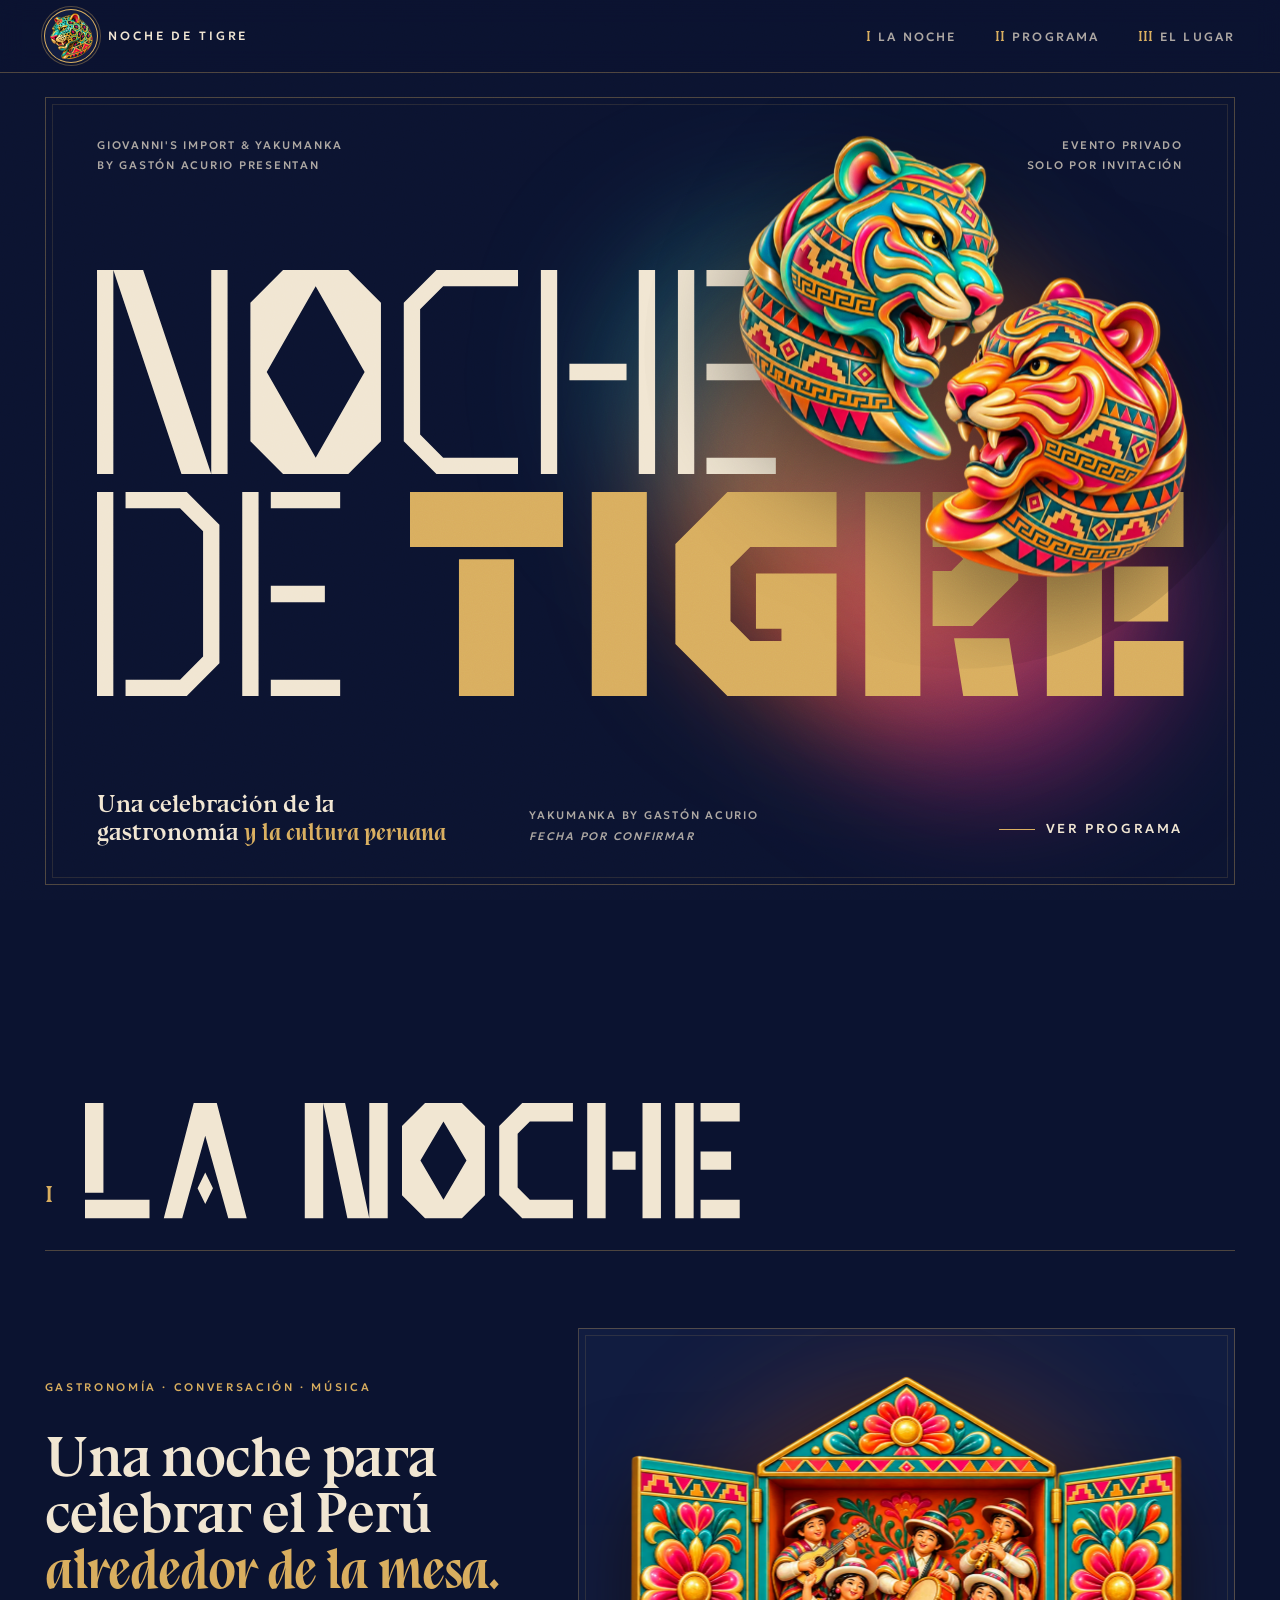
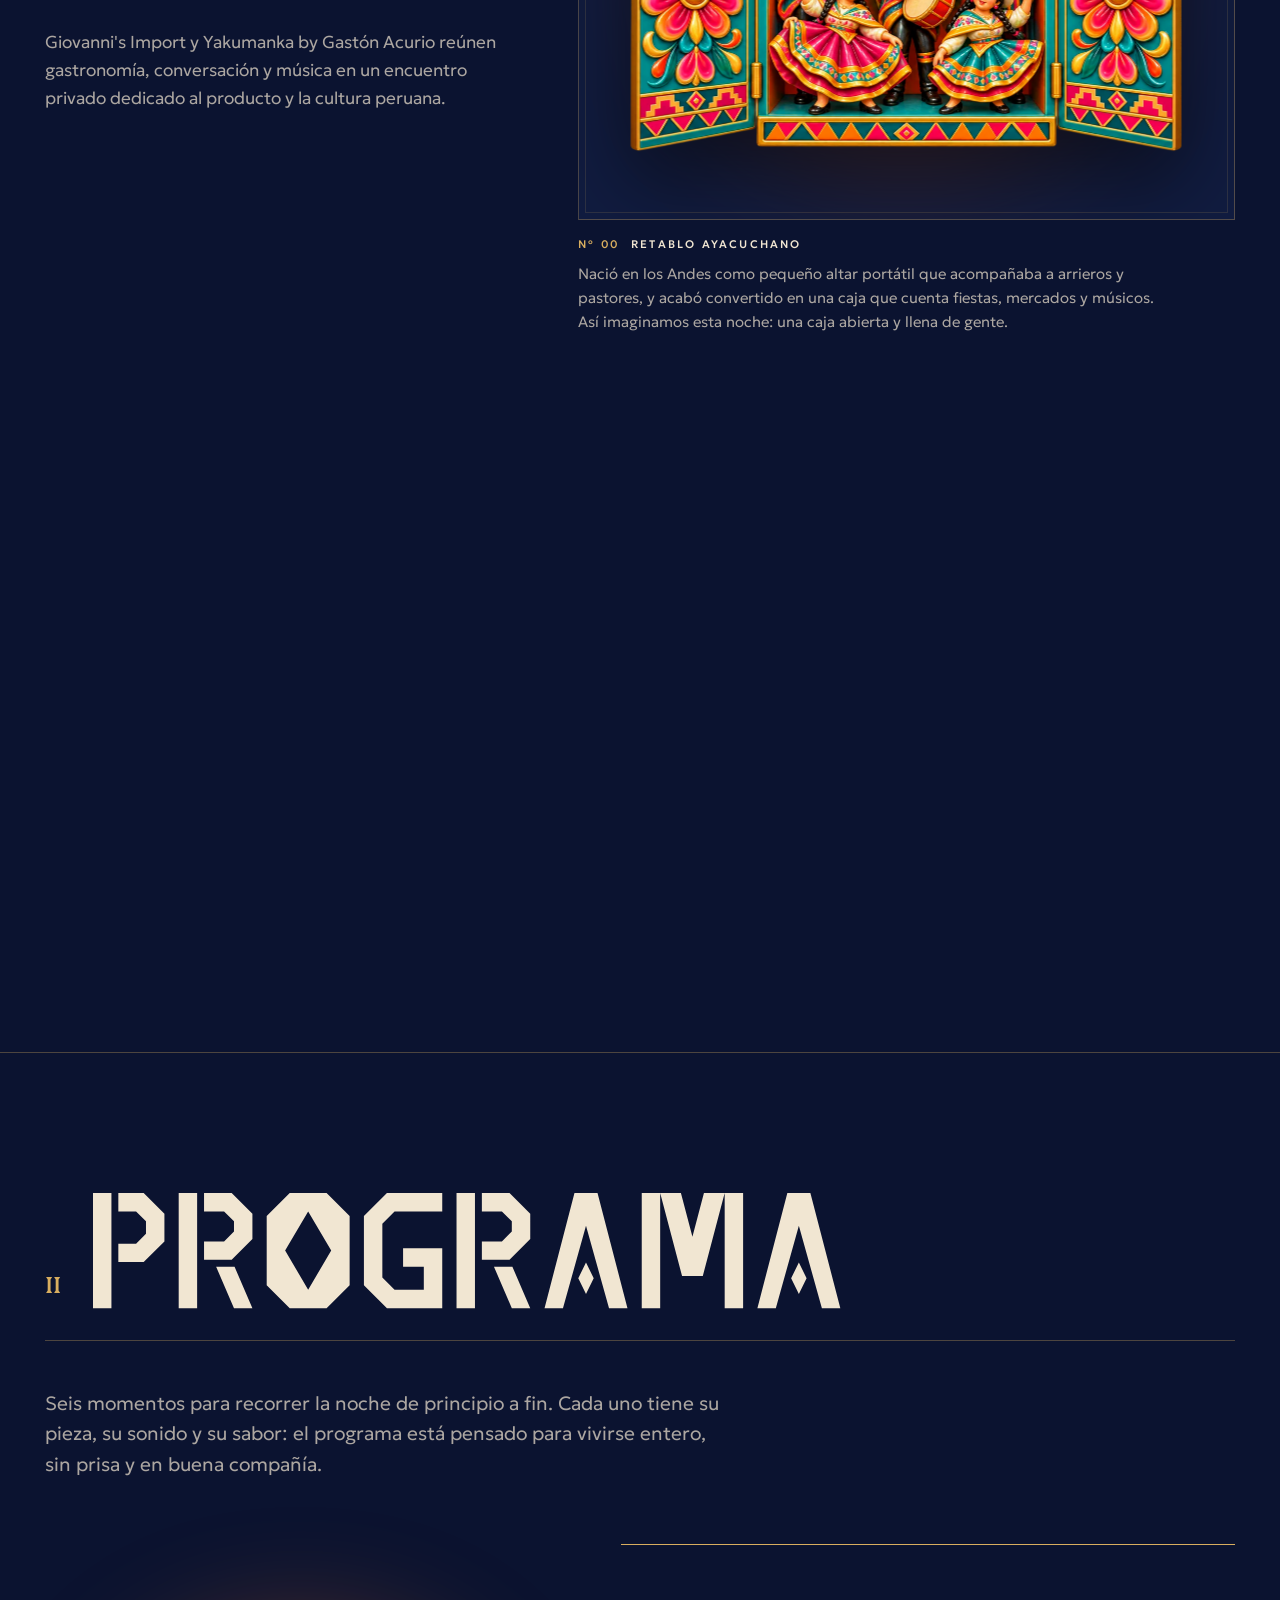
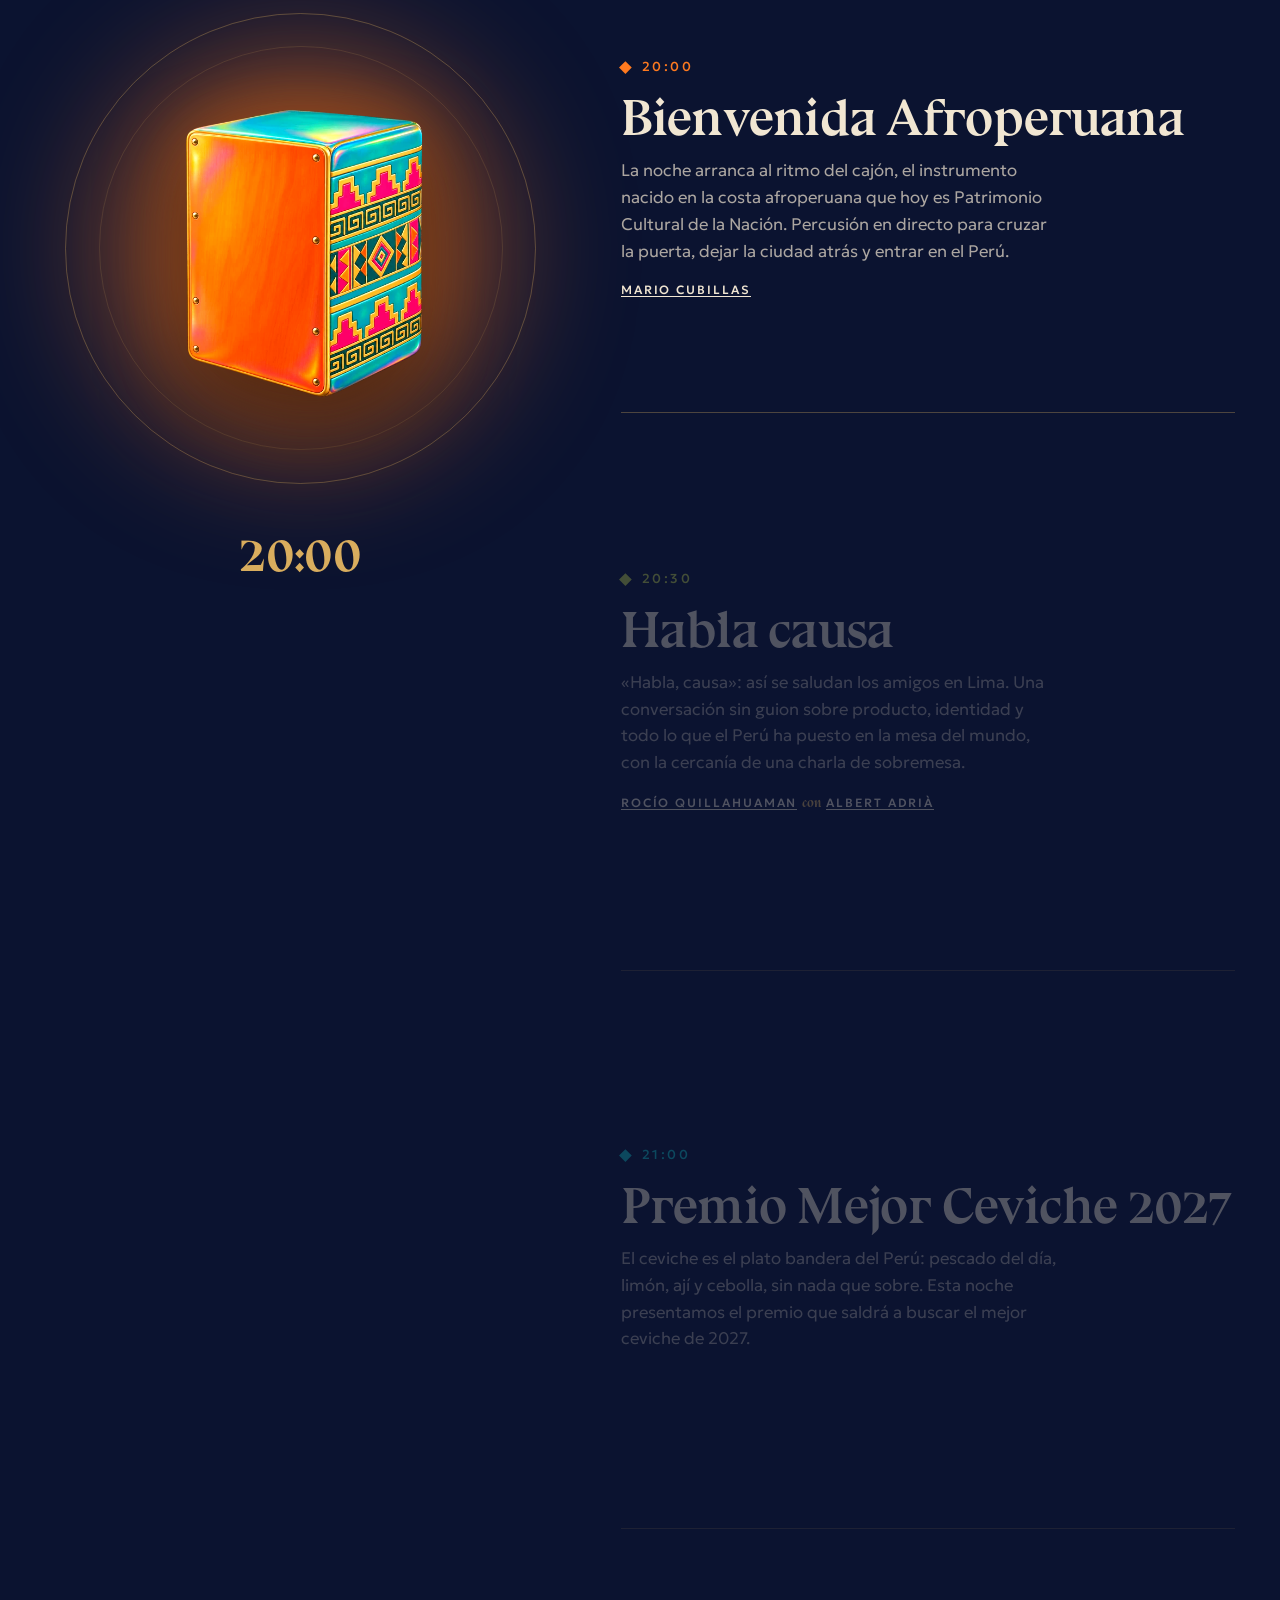
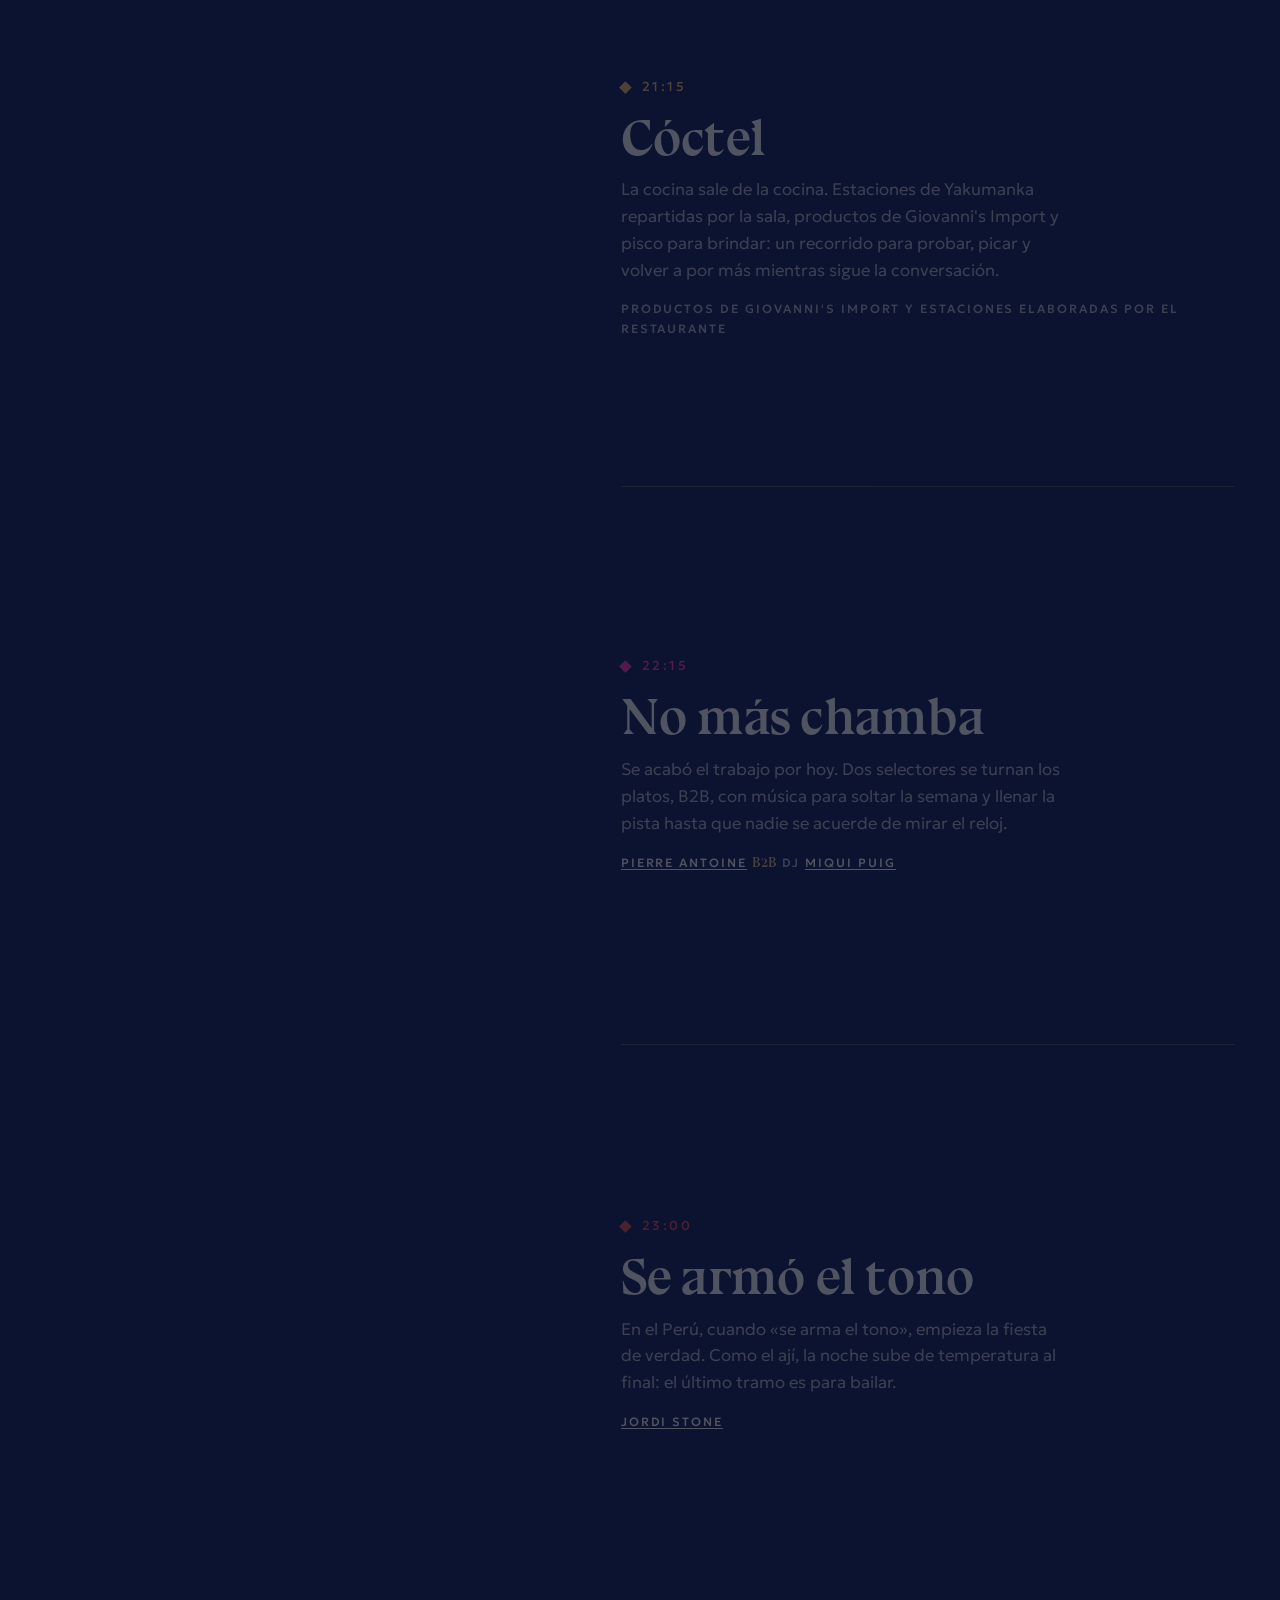
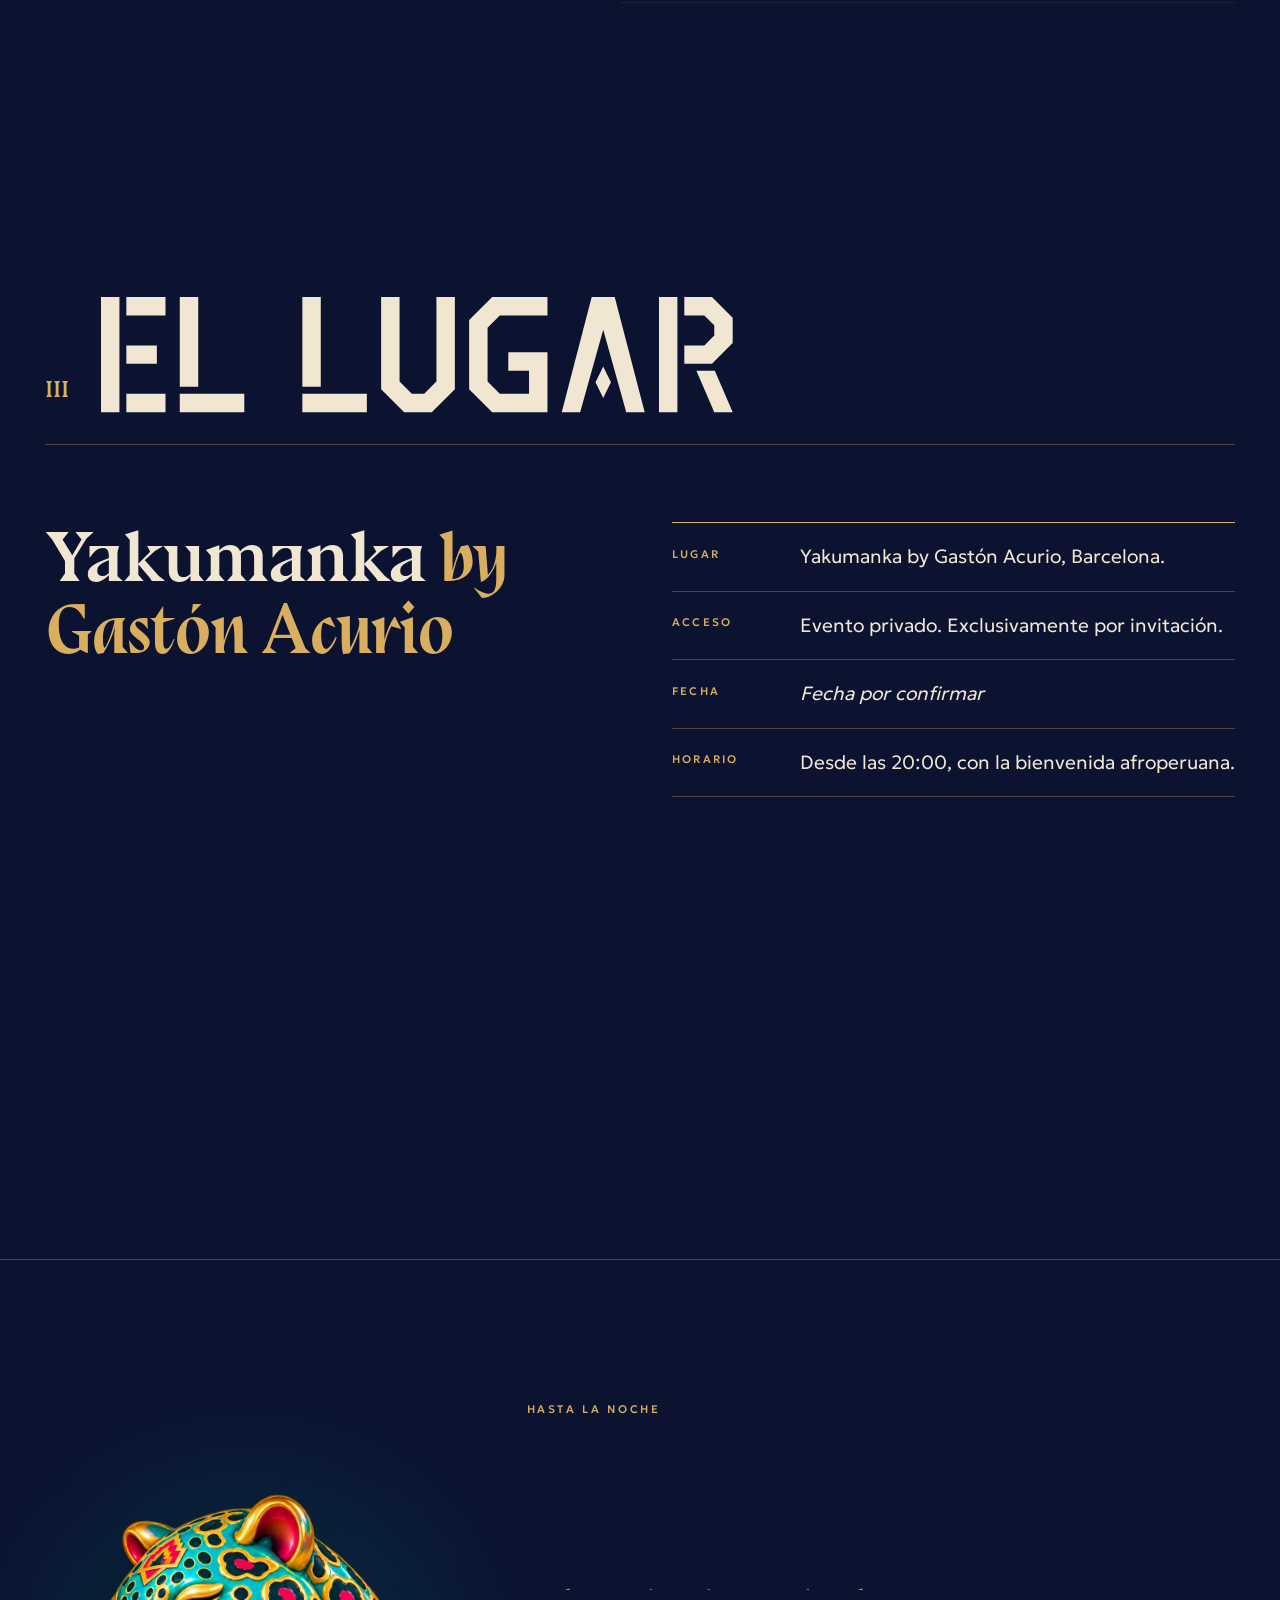
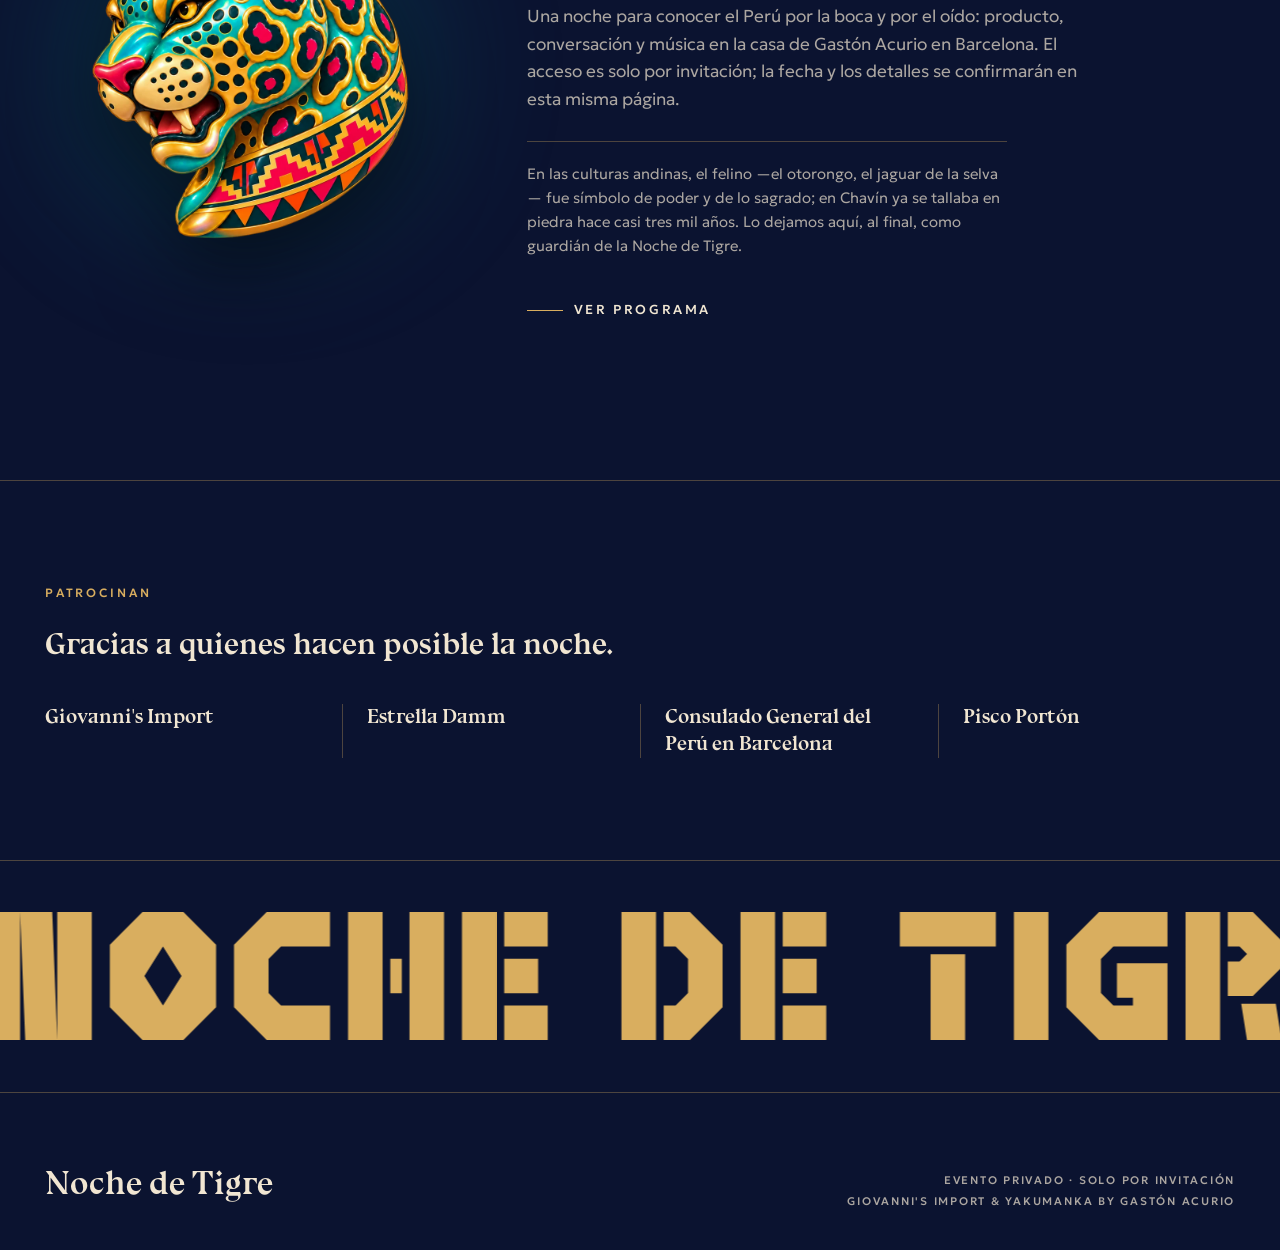
<file: v3/index.html>
<!DOCTYPE html>
<html lang="es">
<head>
  <meta charset="utf-8">
  <meta name="viewport" content="width=device-width, initial-scale=1">
  <title>Noche de Tigre · Giovanni's Import y Yakumanka by Gastón Acurio</title>
  <meta name="description" content="Noche de Tigre: una celebración de la gastronomía y cultura peruana. Evento privado, solo por invitación, en Yakumanka by Gastón Acurio.">
  <meta name="theme-color" content="#0B1330">
  <!-- Evento privado: la página no se indexa en buscadores. Quita esta línea solo si quieres que aparezca en ellos -->
  <meta name="robots" content="noindex, nofollow">

  <meta property="og:type" content="website">
  <meta property="og:locale" content="es_ES">
  <meta property="og:title" content="Noche de Tigre">
  <meta property="og:description" content="Una celebración de la gastronomía y cultura peruana. Evento privado · Solo por invitación.">
  <meta property="og:image" content="https://microcamora-ux.github.io/noche-de-tigre/v3/assets/img/noche-de-tigre-og.jpg">
  <meta property="og:image:width" content="1200">
  <meta property="og:image:height" content="630">
  <meta name="twitter:card" content="summary_large_image">

  <link rel="icon" href="assets/orn/marca.svg" type="image/svg+xml">

  <!-- TIPOGRAFÍA
       · Rótulos (NOCHE DE TIGRE, títulos de sección): alfabeto propio dibujado en assets/rotulo.js,
         con el método de Chachánika (Studio A, Mundo Chachapoyas).
       · Titulares: Bluu Next (Velvetyne, OFL), la tipografía de Matacuy Elixir Andino. Alojada en assets/fonts.
       · Texto: Geologica (Monokrom), la que acompaña a Chachánika en Mundo Chachapoyas. -->
  <link rel="preload" href="assets/fonts/BluuNext-Bold.otf" as="font" type="font/otf" crossorigin>
  <link rel="preconnect" href="https://fonts.googleapis.com">
  <link rel="preconnect" href="https://fonts.gstatic.com" crossorigin>
  <link rel="stylesheet" href="https://fonts.googleapis.com/css2?family=Geologica:wght@300..700&display=swap">

  <link rel="preload" as="image" href="assets/img/tigres.webp" fetchpriority="high">
  <link rel="stylesheet" href="assets/styles.css?v=52">
  <script>document.documentElement.classList.add('js');</script>

  <script>
    /* =====================================================================
       CAMPOS PENDIENTES · Rellena cada valor cuando esté confirmado.
       Mientras un campo esté vacío, la página muestra el estado "por confirmar"
       o simplemente no muestra ese elemento. No hace falta tocar nada más.
       ===================================================================== */
    window.NOCHE_DE_TIGRE = {
      fecha: "",            // Ej.: "Jueves 12 de marzo · 20:30 h". Vacío = "Fecha por confirmar"
      direccion: "",        // Ej.: "Passeig de Gràcia 00, Barcelona". Vacío = no se muestra
      mapaUrl: "",          // Ej.: "https://maps.app.goo.gl/…". Vacío = no se muestra "Cómo llegar"
      confirmacionUrl: "",  // Ej.: "https://…". Vacío = "Ver programa" sigue siendo la única llamada principal

      // Instagram: usuario (con o sin @) o URL completa. Vacío = el nombre se muestra como texto sin enlace.
      instagram: {
        "yakumanka": "yakumanka_barcelona",           // Botón "Yakumanka en Instagram" en la sección El lugar
        "mario-cubillas": "mcpercussionbcn",
        "rocio-quillahuaman": "rocioquillahuaman",
        "albert-adria": "albert.adria.acosta",
        "pierre-antoine": "talesofpierre",
        "miqui-puig": "puigmiqui",
        "jordi-stone": "jordistone__"
      }
    };
  </script>
</head>
<body>
  <a class="saltar" href="#contenido">Saltar al contenido</a>

  <header class="cabecera">
    <div class="contenedor cabecera__inner">
      <a class="cabecera__marca" href="#contenido" aria-label="Noche de Tigre, inicio">
        <img class="cabecera__icono" src="assets/img/marca-tigre.webp" alt="" width="52" height="52">
        <span class="cabecera__nombre">Noche de Tigre</span>
      </a>
      <nav class="nav" aria-label="Secciones">
        <ul>
          <li><a href="#la-noche"><span class="nav__n" aria-hidden="true">I</span>La noche</a></li>
          <li><a href="#programa"><span class="nav__n" aria-hidden="true">II</span>Programa</a></li>
          <li><a href="#el-lugar"><span class="nav__n" aria-hidden="true">III</span>El lugar</a></li>
        </ul>
      </nav>
    </div>
  </header>

  <main id="contenido">

    <!-- 1 · PRIMERA PANTALLA -->
    <section class="hero" aria-labelledby="titulo">
      <div class="contenedor">
        <div class="hero__marco">
          <p class="hero__vertical hero__vertical--izq" aria-hidden="true">Gastronomía <span>·</span> Cultura peruana</p>
          <p class="hero__vertical hero__vertical--der" aria-hidden="true">Barcelona <span>·</span> Yakumanka</p>

          <div class="hero__meta">
            <p>Giovanni's Import &amp; Yakumanka <br>by Gastón Acurio presentan</p>
            <p class="hero__meta-der">Evento privado<br>Solo por invitación</p>
          </div>

          <div class="hero__escenario">
            <div class="hero__fuego" aria-hidden="true"><span></span><span></span><span></span></div>
            <h1 id="titulo" class="hero__titulo" data-rotulo data-bloque>
              <span class="hero__fila hero__l1" data-fila><span data-linea data-peso="fino">Noche</span></span>
              <span class="hero__fila hero__l2" data-fila><span class="hero__de" data-linea data-peso="fino" data-espacio>De</span><span class="hero__tigre" data-linea data-peso="negro">Tigre</span></span>
            </h1>
            <figure class="hero__tigres">
              <div class="hero__iris">
                <img data-deriva="lento" src="assets/img/tigres.webp" width="1254" height="1254"
                     alt="Dos tigres escultóricos enfrentados, uno turquesa y otro naranja, decorados con grecas, rombos escalonados y oro"
                     fetchpriority="high" decoding="async">
              </div>
            </figure>
          </div>

          <div class="hero__pie">
            <p class="hero__sub">Una celebración de la gastronomía <em>y la cultura peruana</em></p>
            <ul class="hero__datos" aria-label="Datos del evento">
              <li class="hero__solo-movil">Evento privado · Solo por invitación</li>
              <li>Yakumanka by Gastón Acurio</li>
              <li class="pendiente" data-campo="fecha">Fecha por confirmar</li>
            </ul>
            <div class="hero__acciones">
              <a class="enlace btn--programa" href="#programa">Ver programa</a>
              <a class="btn btn--principal" data-campo="confirmacion" href="#" hidden><span>Confirmar asistencia</span></a>
            </div>
          </div>
        </div>
      </div>
    </section>

    <!-- 2 · LA NOCHE -->
    <section id="la-noche" class="seccion noche" aria-labelledby="t-la-noche">
      <div class="contenedor">
        <div class="seccion__cabeza">
          <span class="seccion__n" aria-hidden="true">I</span>
          <h2 id="t-la-noche" class="seccion__rotulo" data-rotulo data-revelar="rotulo">La noche</h2>
        </div>
        <div class="noche-rejilla">
          <div class="noche__texto">
            <p class="noche__meta">Gastronomía · Conversación · Música</p>
            <p class="noche__frase" data-dividir data-revelar="palabras">Una noche para celebrar el Perú <em>alrededor de la mesa.</em></p>
            <p class="noche__parrafo" data-revelar="bloque">Giovanni's Import y Yakumanka by Gastón Acurio reúnen gastronomía, conversación y música en un encuentro privado dedicado al producto y la cultura peruana.</p>
            <p class="noche__parrafo" data-revelar="bloque">La pensamos como una mesa larga: llegar con el sonido del cajón, probar sin prisa, escuchar a quienes cocinan y cuentan el Perú, brindar con pisco y terminar bailando. Una celebración por invitación, con el sabor y el ruido de una fiesta de familia.</p>
          </div>

          <figure class="noche__imagen" data-revelar="cortina">
            <div class="noche__marco">
              <span class="noche__brasa" aria-hidden="true"></span>
              <img data-deriva="lento" src="assets/img/retablo.webp" alt="Retablo ayacuchano abierto con músicos y bailarinas en traje típico, puertas decoradas con flores" width="1200" height="800" loading="lazy" decoding="async">
            </div>
            <figcaption class="noche__pie-foto">
              <span class="noche__pie-titulo"><span>Nº 00</span> Retablo ayacuchano</span>
              <span class="noche__pie-nota">Nació en los Andes como pequeño altar portátil que acompañaba a arrieros y pastores, y acabó convertido en una caja que cuenta fiestas, mercados y músicos. Así imaginamos esta noche: una caja abierta y llena de gente.</span>
            </figcaption>
          </figure>
        </div>

        <dl class="ficha" data-revelar="bloque">
          <div class="ficha__fila">
            <dt><span>01</span> Gastronomía</dt>
            <dd>Choclo, ají amarillo, limón y pescado del día: el producto peruano en manos de la cocina de Yakumanka, con técnica y memoria. Estaciones abiertas para probar, repetir y preguntar por cada receta.</dd>
            <img class="ficha__pieza" src="assets/img/choclo.webp" alt="" width="1200" height="1200" loading="lazy" decoding="async">
          </div>
          <div class="ficha__fila">
            <dt><span>02</span> Conversación</dt>
            <dd>Como el aríbalo inca, la vasija que servía la chicha para compartir, la conversación pasa de mano en mano. Cocineros, creadores y amigos de la casa hablan del Perú que se come y se cuenta, sin escenario ni atril.</dd>
            <img class="ficha__pieza" src="assets/img/aribalo.webp" alt="" width="1097" height="1200" loading="lazy" decoding="async">
          </div>
          <div class="ficha__fila">
            <dt><span>03</span> Música</dt>
            <dd>Del cajón afroperuano de la bienvenida a la cabina de la madrugada, la música marca cada momento. La zampoña, voz de los Andes, es su emblema: la noche empieza escuchando, sigue conversando y termina bailando.</dd>
            <img class="ficha__pieza" src="assets/img/zampona.webp" alt="" width="1200" height="1200" loading="lazy" decoding="async">
          </div>
        </dl>
      </div>
    </section>

    <!-- 3 · PROGRAMA · escenario fijo: la pieza de cada momento se ilumina al llegar a él -->
    <section id="programa" class="seccion programa-seccion" aria-labelledby="t-programa">
      <div class="contenedor">
        <div class="seccion__cabeza">
          <span class="seccion__n" aria-hidden="true">II</span>
          <h2 id="t-programa" class="seccion__rotulo" data-rotulo data-revelar="rotulo">Programa</h2>
        </div>
        <p class="seccion__intro" data-revelar="bloque">Seis momentos para recorrer la noche de principio a fin. Cada uno tiene su pieza, su sonido y su sabor: el programa está pensado para vivirse entero, sin prisa y en buena compañía.</p>

        <div class="programa">
          <div class="escenario" aria-hidden="true">
            <div class="escenario__vitrina">
              <span class="escenario__halo"></span>
              <span class="escenario__aro"></span>
              <div class="escenario__pieza activa" data-i="0"><img src="assets/img/cajon.webp" alt=""><span class="brillo"></span></div>
              <div class="escenario__pieza" data-i="1"><img src="assets/img/limon.webp" alt="" loading="lazy"><span class="brillo"></span></div>
              <div class="escenario__pieza" data-i="2"><img src="assets/img/pez.webp?v=2" alt="" loading="lazy"><span class="brillo"></span></div>
              <div class="escenario__pieza" data-i="3"><img src="assets/img/pisco.webp" alt="" loading="lazy"><span class="brillo"></span></div>
              <div class="escenario__pieza" data-i="4"><img src="assets/img/vinilo.webp" alt="" loading="lazy"><span class="brillo"></span></div>
              <div class="escenario__pieza" data-i="5"><img src="assets/img/aji.webp" alt="" loading="lazy"><span class="brillo"></span></div>
            </div>
            <p class="escenario__hora"><span>20:00</span></p>
          </div>

          <ol class="momentos">
            <li class="momento activo" data-i="0" style="--color:#FF7A1F">
              <img class="momento__pieza" src="assets/img/cajon.webp" alt="" loading="lazy" decoding="async">
              <time class="momento__hora" datetime="20:00">20:00</time>
              <h3 class="momento__nombre">Bienvenida Afroperuana</h3>
              <p class="momento__texto">La noche arranca al ritmo del cajón, el instrumento nacido en la costa afroperuana que hoy es Patrimonio Cultural de la Nación. Percusión en directo para cruzar la puerta, dejar la ciudad atrás y entrar en el Perú.</p>
              <p class="momento__quien"><span class="perfil" data-instagram="mario-cubillas">Mario Cubillas</span></p>
            </li>
            <li class="momento" data-i="1" style="--color:#C6D84A">
              <img class="momento__pieza" src="assets/img/limon.webp" alt="" loading="lazy" decoding="async">
              <time class="momento__hora" datetime="20:30">20:30</time>
              <h3 class="momento__nombre">Habla causa</h3>
              <p class="momento__texto">«Habla, causa»: así se saludan los amigos en Lima. Una conversación sin guion sobre producto, identidad y todo lo que el Perú ha puesto en la mesa del mundo, con la cercanía de una charla de sobremesa.</p>
              <p class="momento__quien"><span class="perfil" data-instagram="rocio-quillahuaman">Rocío Quillahuaman</span> <span class="momento__con">con</span> <span class="perfil" data-instagram="albert-adria">Albert Adrià</span></p>
            </li>
            <li class="momento" data-i="2" style="--color:#12C3C9">
              <img class="momento__pieza" src="assets/img/pez.webp?v=2" alt="" loading="lazy" decoding="async">
              <time class="momento__hora" datetime="21:00">21:00</time>
              <h3 class="momento__nombre">Premio Mejor Ceviche 2027</h3>
              <p class="momento__texto">El ceviche es el plato bandera del Perú: pescado del día, limón, ají y cebolla, sin nada que sobre. Esta noche presentamos el premio que saldrá a buscar el mejor ceviche de 2027.</p>
            </li>
            <li class="momento" data-i="3" style="--color:#E8B04A">
              <img class="momento__pieza" src="assets/img/pisco.webp" alt="" loading="lazy" decoding="async">
              <time class="momento__hora" datetime="21:15">21:15</time>
              <h3 class="momento__nombre">Cóctel</h3>
              <p class="momento__texto">La cocina sale de la cocina. Estaciones de Yakumanka repartidas por la sala, productos de Giovanni's Import y pisco para brindar: un recorrido para probar, picar y volver a por más mientras sigue la conversación.</p>
              <p class="momento__quien">Productos de Giovanni's Import y estaciones elaboradas por el restaurante</p>
            </li>
            <li class="momento" data-i="4" style="--color:#FF2A93">
              <img class="momento__pieza" src="assets/img/vinilo.webp" alt="" loading="lazy" decoding="async">
              <time class="momento__hora" datetime="22:15">22:15</time>
              <h3 class="momento__nombre">No más chamba</h3>
              <p class="momento__texto">Se acabó el trabajo por hoy. Dos selectores se turnan los platos, B2B, con música para soltar la semana y llenar la pista hasta que nadie se acuerde de mirar el reloj.</p>
              <p class="momento__quien"><span class="perfil" data-instagram="pierre-antoine">Pierre Antoine</span> <span class="momento__con">B2B</span> DJ <span class="perfil" data-instagram="miqui-puig">Miqui Puig</span></p>
            </li>
            <li class="momento" data-i="5" style="--color:#E2432A">
              <img class="momento__pieza" src="assets/img/aji.webp" alt="" loading="lazy" decoding="async">
              <time class="momento__hora" datetime="23:00">23:00</time>
              <h3 class="momento__nombre">Se armó el tono</h3>
              <p class="momento__texto">En el Perú, cuando «se arma el tono», empieza la fiesta de verdad. Como el ají, la noche sube de temperatura al final: el último tramo es para bailar.</p>
              <p class="momento__quien"><span class="perfil" data-instagram="jordi-stone">Jordi Stone</span></p>
            </li>
          </ol>
        </div>
      </div>
    </section>

    <!-- 4 · EL LUGAR Y EL ACCESO -->
    <section id="el-lugar" class="seccion lugar-seccion" aria-labelledby="t-el-lugar">
      <div class="contenedor">
        <div class="seccion__cabeza">
          <span class="seccion__n" aria-hidden="true">III</span>
          <h2 id="t-el-lugar" class="seccion__rotulo" data-rotulo data-revelar="rotulo">El lugar</h2>
        </div>
        <div class="lugar-rejilla">
          <div class="lugar__texto">
            <p class="lugar__nombre" data-dividir data-revelar="palabras">Yakumanka <em>by Gastón Acurio</em></p>
            <p class="lugar__parrafo" data-revelar="bloque">Yakumanka —«olla de agua» en quechua— es la casa de Gastón Acurio en Barcelona dedicada a la cocina marinera peruana: cebiches, tiraditos y sabores de la costa con el espíritu de una picantería de barrio. Esa noche, la sala se convierte en una gran mesa compartida.</p>
          </div>
          <div>
            <dl class="lugar" data-revelar="bloque">
              <div class="lugar__fila"><dt>Lugar</dt><dd>Yakumanka by Gastón Acurio, Barcelona.</dd></div>
              <div class="lugar__fila"><dt>Acceso</dt><dd>Evento privado. Exclusivamente por invitación.</dd></div>
              <div class="lugar__fila"><dt>Fecha</dt><dd class="lugar__fecha pendiente" data-campo="fecha">Fecha por confirmar</dd></div>
              <div class="lugar__fila"><dt>Dirección</dt><dd class="lugar__direccion" data-campo="direccion" hidden></dd></div>
              <div class="lugar__fila"><dt>Horario</dt><dd>Desde las 20:00, con la bienvenida afroperuana.</dd></div>
            </dl>
            <div class="lugar__acciones" data-revelar="bloque">
              <a class="btn btn--principal" data-campo="confirmacion" href="#" hidden><span>Confirmar asistencia</span></a>
              <a class="enlace" data-campo="mapa" href="#" hidden>Cómo llegar</a>
              <a class="enlace" data-instagram-boton="yakumanka" href="#" hidden>Yakumanka en Instagram</a>
            </div>
            <figure class="lugar__torito" data-revelar="bloque">
              <img src="assets/img/torito.webp" alt="Torito de Pucará de cerámica esmaltada en turquesa con flores y cuernos dorados" width="1200" height="1097" loading="lazy" decoding="async">
              <figcaption>En los tejados del sur andino, una pareja de toritos de Pucará protege la casa y llama a la prosperidad. El nuestro guarda la puerta de la noche.</figcaption>
            </figure>
          </div>
        </div>
      </div>
    </section>

    <!-- CIERRE · el jaguar despide la invitación -->
    <section class="seccion cierre" aria-labelledby="t-cierre">
      <div class="contenedor cierre__inner">
        <figure class="cierre__pieza" data-revelar="bloque">
          <span class="cierre__halo" aria-hidden="true"></span>
          <img src="assets/img/jaguar.webp" alt="Cabeza de jaguar de cerámica esmaltada en turquesa y oro, con manchas fucsia y cenefa escalonada" width="900" height="900" loading="lazy" decoding="async">
        </figure>
        <div class="cierre__texto">
          <p class="noche__meta">Hasta la noche</p>
          <h2 id="t-cierre" class="cierre__titulo" data-dividir data-revelar="palabras">Te esperamos <em>alrededor de la mesa.</em></h2>
          <p class="cierre__parrafo" data-revelar="bloque">Una noche para conocer el Perú por la boca y por el oído: producto, conversación y música en la casa de Gastón Acurio en Barcelona. El acceso es solo por invitación; la fecha y los detalles se confirmarán en esta misma página.</p>
          <p class="cierre__nota" data-revelar="bloque">En las culturas andinas, el felino —el otorongo, el jaguar de la selva— fue símbolo de poder y de lo sagrado; en Chavín ya se tallaba en piedra hace casi tres mil años. Lo dejamos aquí, al final, como guardián de la Noche de Tigre.</p>
          <div class="cierre__acciones" data-revelar="bloque">
            <a class="btn btn--principal" data-campo="confirmacion" href="#" hidden><span>Confirmar asistencia</span></a>
            <a class="enlace" href="#programa">Ver programa</a>
          </div>
        </div>
      </div>
    </section>

    <!-- 5 · PATROCINADORES -->
    <section id="patrocinan" class="seccion patrocinan" aria-labelledby="t-patrocinan">
      <div class="contenedor">
        <h2 id="t-patrocinan" class="etiqueta">Patrocinan</h2>
        <p class="patrocinan__intro">Gracias a quienes hacen posible la noche.</p>
        <!-- LOGOTIPOS · cuando lleguen los archivos oficiales, sustituye cada <span> por:
             <img src="assets/patrocinadores/nombre.svg" alt="Nombre del patrocinador" width="200" height="60"> -->
        <ul class="patrocinadores" data-revelar="filas">
          <li class="patrocinador" style="--i:0"><span class="patrocinador__nombre">Giovanni's Import</span></li>
          <li class="patrocinador" style="--i:1"><span class="patrocinador__nombre">Estrella Damm</span></li>
          <li class="patrocinador" style="--i:2"><span class="patrocinador__nombre">Consulado General del Perú en Barcelona</span></li>
          <li class="patrocinador" style="--i:3"><span class="patrocinador__nombre">Pisco Portón</span></li>
        </ul>
      </div>
    </section>

  </main>

  <footer class="pie">
    <!-- Repetición, a la manera de los carteles chicha, con la rotulación propia -->
    <div class="pie__cinta">
      <div class="pie__repeticion" aria-hidden="true" data-desliza>
        <span data-rotulo data-peso="negro">Noche de Tigre</span><span data-rotulo data-peso="negro">Noche de Tigre</span><span data-rotulo data-peso="negro">Noche de Tigre</span><span data-rotulo data-peso="negro">Noche de Tigre</span>
      </div>
    </div>
    <div class="contenedor pie__inner">
      <p class="pie__marca">Noche de Tigre</p>
      <div class="pie__datos">
        <p>Evento privado · Solo por invitación</p>
        <p>Giovanni's Import &amp; Yakumanka by Gastón Acurio</p>
      </div>
    </div>
  </footer>

  <script src="assets/rotulo.js?v=5" defer></script>
  <script src="assets/main.js?v=2" defer></script>
  <script src="assets/movimiento.js?v=2" defer></script>
</body>
</html>
</file>
<file: assets/styles.css>
/* =====================================================================
   NOCHE DE TIGRE · hoja de estilos
   Paleta: coral (superficie protagonista) · tinta (texto y zonas oscuras)
           blanco (superficies de lectura) · lima (acento) · violeta (detalle)
   Tipografía: Anton (display, cartel) + Work Sans (cuerpo, nombres, horarios)
   Lenguaje: capas de color "mal registradas" como en una serigrafía o risografía,
             sin degradados ni sombras difusas.
   ===================================================================== */

/* ---------- Fuentes autoalojadas (subconjunto latino: cubre todo el español) ---------- */
@font-face {
  font-family: "Anton";
  src: url("fonts/anton-latin.woff2") format("woff2");
  font-weight: 400;
  font-style: normal;
  font-display: swap;
  unicode-range: U+0000-00FF, U+0131, U+0152-0153, U+02BB-02BC, U+02C6, U+02DA, U+02DC, U+0304, U+0308, U+0329, U+2000-206F, U+20AC, U+2122, U+2191, U+2193, U+2212, U+2215, U+FEFF, U+FFFD;
}
@font-face {
  font-family: "Work Sans";
  src: url("fonts/work-sans-latin.woff2") format("woff2");
  font-weight: 400 700;
  font-style: normal;
  font-display: swap;
  unicode-range: U+0000-00FF, U+0131, U+0152-0153, U+02BB-02BC, U+02C6, U+02DA, U+02DC, U+0304, U+0308, U+0329, U+2000-206F, U+20AC, U+2122, U+2191, U+2193, U+2212, U+2215, U+FEFF, U+FFFD;
}

/* ---------- Tokens ---------- */
:root {
  --coral: #F04438;
  --tinta: #201D24;
  --blanco: #FFFFFF;
  --lima: #D8EC50;
  --violeta: #7956D8;

  --linea-oscura: rgba(32, 29, 36, 0.2);
  --linea-clara: rgba(255, 255, 255, 0.24);
  --texto-suave-oscuro: rgba(255, 255, 255, 0.86);

  --f-display: "Anton", Impact, "Arial Narrow", "Helvetica Neue", Arial, sans-serif;
  --f-texto: "Work Sans", system-ui, -apple-system, "Segoe UI", Roboto, Helvetica, Arial, sans-serif;

  --ancho: 76rem;
  --gutter: clamp(1rem, 4vw, 3rem);
  --seccion: clamp(3.5rem, 8vw, 7rem);
  --borde: 3px;
  --desplaz: 0.06em;            /* desplazamiento de las capas de color en los titulares */
  --bloque-desplaz: 0.75rem;    /* desplazamiento de las capas de color en los bloques */

  --t-cuerpo: clamp(1rem, 0.95rem + 0.25vw, 1.125rem);
  --t-lead: clamp(1.25rem, 1.05rem + 0.9vw, 1.75rem);
  --t-h2: clamp(3rem, 2.1rem + 5.2vw, 7.5rem);

  --capa: var(--lima);          /* color de la capa desplazada del titular (cambia por superficie) */
  --focus: var(--tinta);
  --ease-out: cubic-bezier(0.22, 1, 0.36, 1);
  --ease-expo: cubic-bezier(0.16, 1, 0.3, 1);
}

/* ---------- Base ---------- */
*, *::before, *::after { box-sizing: border-box; }

html {
  color-scheme: light;
  -webkit-text-size-adjust: 100%;
}
@media (prefers-reduced-motion: no-preference) {
  html { scroll-behavior: smooth; }
}

body {
  margin: 0;
  font-family: var(--f-texto);
  font-size: var(--t-cuerpo);
  line-height: 1.55;
  color: var(--tinta);
  background: var(--coral);
  overflow-x: clip;
  -webkit-font-smoothing: antialiased;
}

img { max-width: 100%; height: auto; display: block; }
[hidden] { display: none !important; }

h1, h2, h3 {
  margin: 0;
  font-family: var(--f-display);
  font-weight: 400;
  text-transform: uppercase;
  letter-spacing: 0.01em;
  line-height: 0.95;
}
h2, h3 { text-wrap: balance; }
p { margin: 0; text-wrap: pretty; }
ul, ol { margin: 0; padding: 0; list-style: none; }
a { color: inherit; }

:focus-visible {
  outline: 3px solid var(--focus);
  outline-offset: 3px;
}

.contenedor {
  width: min(100% - 2 * var(--gutter), var(--ancho));
  margin-inline: auto;
}

.visualmente-oculto {
  position: absolute;
  width: 1px; height: 1px;
  overflow: hidden;
  clip-path: inset(50%);
  white-space: nowrap;
}

.saltar {
  position: absolute;
  top: -100%;
  left: var(--gutter);
  z-index: 3;
  padding: 0.75rem 1rem;
  background: var(--blanco);
  color: var(--tinta);
  font-weight: 700;
  text-decoration: none;
  --focus: var(--tinta);
}
.saltar:focus { top: 0.5rem; }

/* ---------- Botones (área táctil ≥ 48 px) ---------- */
.btn {
  display: inline-flex;
  align-items: center;
  justify-content: center;
  min-height: 3rem;
  padding: 0.5rem 1.5rem;
  border: var(--borde) solid var(--tinta);
  font-family: var(--f-texto);
  font-size: 1.0625rem;
  font-weight: 700;
  line-height: 1.2;
  text-transform: uppercase;
  letter-spacing: 0.04em;
  text-decoration: none;
  text-align: center;
  transition: transform 0.2s var(--ease-out), box-shadow 0.2s var(--ease-out), background-color 0.2s var(--ease-out), color 0.2s var(--ease-out);
}
.btn--principal { background: var(--lima); color: var(--tinta); }
.btn--secundario,
.con-confirmacion .btn--programa { background: var(--blanco); color: var(--tinta); }
.btn:hover {
  transform: translate(-3px, -3px);
  box-shadow: 5px 5px 0 var(--tinta);
}
.btn:active {
  transform: translate(1px, 1px);
  box-shadow: none;
}

/* Campo pendiente (fecha) hasta que se configure */
.pendiente { color: var(--violeta); font-weight: 700; }
.pendiente.es-definitivo { color: inherit; }

/* ---------- Cabecera ---------- */
.cabecera {
  background: var(--tinta);
  color: var(--blanco);
  --focus: var(--lima);
}
.cabecera__inner {
  display: flex;
  flex-wrap: wrap;
  align-items: center;
  justify-content: space-between;
  gap: 0 1.5rem;
  min-height: 4rem;
  padding-block: 0.5rem;
}
.cabecera__org {
  display: flex;
  flex-wrap: wrap;
  align-items: center;
  gap: 0.25rem 0.6rem;
  font-size: 0.8125rem;
  font-weight: 600;
  letter-spacing: 0.08em;
  text-transform: uppercase;
  line-height: 1.3;
}
.cabecera__x { color: var(--lima); font-weight: 400; }

.nav ul { display: flex; flex-wrap: wrap; gap: 0 0.25rem; }
.nav a {
  position: relative;
  display: inline-flex;
  align-items: center;
  min-height: 2.75rem;
  padding: 0 0.75rem;
  font-weight: 600;
  text-decoration: none;
}
.nav a::after {
  content: "";
  position: absolute;
  left: 0.75rem; right: 0.75rem; bottom: 0.45rem;
  height: 3px;
  background: var(--lima);
  transform: scaleX(0);
  transform-origin: left;
  transition: transform 0.25s var(--ease-out);
}
.nav a:hover::after, .nav a:focus-visible::after { transform: scaleX(1); }

@media (max-width: 47.99em) {
  .cabecera__apellido { display: none; }
  .nav { width: 100%; margin-left: -0.75rem; }
}

/* ---------- Primera pantalla ---------- */
.hero {
  --capa: var(--blanco);
  position: relative;
  overflow: clip;
  padding-block: clamp(1.5rem, 3vw, 2.5rem) clamp(3rem, 7vw, 5rem);
}
.hero__inner {
  display: grid;
  grid-template-columns: minmax(0, 1fr);
  gap: 1.25rem;
  container-type: inline-size;
}

.hero__presentan {
  font-family: var(--f-display);
  font-size: clamp(1.375rem, 1.2rem + 0.7vw, 1.75rem);
  line-height: 1.05;
  letter-spacing: 0.03em;
  text-transform: uppercase;
  max-width: 28ch;
}

/* Título: dos palabras, dos tratamientos. NOCHE DE en tinta sólida con capa blanca desplazada;
   TIGRE en letra hueca (trazo de tinta) con capa lima desplazada detrás. */
.hero__titulo {
  line-height: 0.88;
  letter-spacing: 0.01em;
  margin-block: 0.15rem 0.6rem;
  padding-right: 0.08em; /* sitio para la capa desplazada */
}
.hero__l1, .hero__l2 {
  position: relative;
  z-index: 0;
  display: block;
  white-space: nowrap;
  width: max-content;
}
.hero__l1::before, .hero__l2::before {
  content: attr(data-text) / "";
  position: absolute;
  inset: 0;
  z-index: -1;
  transform: translate(var(--desplaz), var(--desplaz));
  -webkit-text-stroke: 0;
  pointer-events: none;
}
.hero__l1 { color: var(--tinta); }
.hero__l1::before { color: var(--blanco); }
.hero__l2 {
  color: transparent;
  letter-spacing: 0.05em;
  -webkit-text-stroke: 0.032em var(--tinta);
  paint-order: stroke fill;
}
.hero__l2::before { color: var(--lima); }
/* Sin soporte de texto alternativo en content, no se genera la capa: el título sigue legible */
@supports not (-webkit-text-stroke: 1px black) {
  .hero__l2 { color: var(--tinta); }
}

/* Composición apilada en móvil: las dos líneas se justifican al ancho del contenedor
   (NOCHE DE mide 3,53 em; TIGRE con su tracking mide 2,21 em) */
.hero__l1 { font-size: clamp(3rem, 27.8cqi, 9rem); }
.hero__l2 { font-size: clamp(4.5rem, 43.2cqi, 14.5rem); }

.hero__texto { display: grid; gap: 1.25rem; align-content: start; }
.hero__sub {
  font-size: var(--t-lead);
  font-weight: 700;
  line-height: 1.25;
  max-width: 24ch;
  text-wrap: balance;
}

.hero__datos {
  background: var(--blanco);
  border: var(--borde) solid var(--tinta);
  max-width: 30rem;
}
.hero__datos li {
  padding: 0.7rem 1rem;
  font-weight: 600;
  line-height: 1.3;
}
.hero__datos li + li { border-top: 1px solid var(--linea-oscura); }

.hero__acciones { display: flex; flex-wrap: wrap; gap: 0.75rem; }

.hero__figura {
  margin: 0 var(--bloque-desplaz) var(--bloque-desplaz) 0;
  border: var(--borde) solid var(--tinta);
  background: var(--tinta);
  box-shadow: var(--bloque-desplaz) var(--bloque-desplaz) 0 var(--lima);
}
.hero__figura img { width: 100%; aspect-ratio: 3 / 2; }

@media (min-width: 48em) {
  .hero__inner {
    grid-template-columns: minmax(0, 1fr) minmax(0, 1.1fr);
    grid-template-areas:
      "presentan presentan"
      "titulo    titulo"
      "texto     figura";
    column-gap: clamp(2rem, 5vw, 5rem);
    row-gap: 1rem;
    align-items: center;
  }
  .hero__presentan { grid-area: presentan; max-width: none; }
  .hero__titulo { grid-area: titulo; margin-block: 0 0.75rem; }
  .hero__texto { grid-area: texto; }
  .hero__visual { grid-area: figura; }

  /* Título de cartel en una sola línea, ajustado al ancho del contenedor */
  .hero__titulo { font-size: clamp(4rem, 16.2cqi, 13.5rem); white-space: nowrap; }
  .hero__l1, .hero__l2 { display: inline-block; font-size: inherit; width: auto; }
}
@media (min-width: 64em) {
  /* En pantallas grandes la ilustración manda: siete doceavos del ancho y capa lima más gruesa */
  .hero__inner { grid-template-columns: minmax(0, 5fr) minmax(0, 7fr); }
  .hero__figura { --bloque-desplaz: 1rem; }
}

/* Destellos decorativos (eco de las estrellas de la ilustración) */
.destello {
  position: absolute;
  width: 2.25rem;
  height: 2.25rem;
  pointer-events: none;
}
.destello--1 { top: 1.5rem; right: 6%; color: var(--lima); }
.destello--2 { bottom: 2.5rem; left: 3%; color: var(--violeta); width: 1.5rem; height: 1.5rem; }
.destello--4 { top: 2rem; right: 5%; color: var(--lima); width: 1.75rem; height: 1.75rem; }
.destello--5 { top: 12%; left: 46%; color: var(--blanco); width: 1.1rem; height: 1.1rem; }
.destello--6 { bottom: 14%; right: 40%; color: var(--lima); width: 1rem; height: 1rem; }
@media (max-width: 47.99em) {
  .destello--2, .destello--5, .destello--6 { display: none; }
  .destello--1 { top: 1rem; right: 4%; width: 1.5rem; height: 1.5rem; }
}

/* ---------- Cinta cinética ---------- */
.cinta {
  overflow: hidden;
  background: var(--lima);
  color: var(--tinta);
  border-block: var(--borde) solid var(--tinta);
  padding-block: 0.6rem;
}
.cinta__pista {
  display: flex;
  width: max-content;
}
.cinta__grupo {
  display: flex;
  align-items: center;
  gap: clamp(1rem, 2.5vw, 2rem);
  padding-right: clamp(1rem, 2.5vw, 2rem);
  font-family: var(--f-display);
  font-size: clamp(1.5rem, 1.2rem + 1.4vw, 2.5rem);
  line-height: 1;
  letter-spacing: 0.02em;
  text-transform: uppercase;
  white-space: nowrap;
}
.cinta__sep { width: 0.9em; height: 0.9em; flex: none; }

/* ---------- Secciones ---------- */
.seccion { position: relative; padding-block: var(--seccion); }
.seccion--blanca { background: var(--blanco); --capa: var(--lima); }
.seccion--coral { background: var(--coral); --capa: var(--blanco); }
.seccion--tinta {
  background: var(--tinta);
  color: var(--blanco);
  --capa: var(--violeta);
  --focus: var(--lima);
}
.seccion__titulo {
  font-size: var(--t-h2);
  line-height: 0.9;
  margin-bottom: clamp(1.75rem, 4vw, 3rem);
  padding-right: 0.08em;
  text-shadow: var(--desplaz) var(--desplaz) 0 var(--capa);
}

/* La noche */
.noche { display: grid; gap: clamp(1.5rem, 4vw, 2.5rem); }
.noche__destacado {
  font-family: var(--f-display);
  font-size: clamp(2.125rem, 1.4rem + 3.4vw, 4.75rem);
  line-height: 1;
  letter-spacing: 0.01em;
  text-transform: uppercase;
  text-wrap: balance;
  max-width: 22ch;
}
.noche__acento { color: var(--coral); }
.noche__texto {
  font-size: var(--t-lead);
  font-weight: 400;
  line-height: 1.4;
  max-width: 34ch;
}
@media (min-width: 64em) {
  .noche { grid-template-columns: minmax(0, 7fr) minmax(0, 5fr); align-items: start; }
}

/* Programa */
.programa { border-top: 1px solid var(--linea-clara); }
.programa__fila {
  display: grid;
  grid-template-columns: 4.75rem minmax(0, 1fr);
  column-gap: 1rem;
  align-items: baseline;
  padding-block: 1.25rem;
  border-bottom: 1px solid var(--linea-clara);
}
.programa__hora {
  color: var(--lima);
  font-size: 1.0625rem;
  font-weight: 700;
  font-variant-numeric: tabular-nums;
  white-space: nowrap;
}
.programa__nombre {
  font-size: clamp(1.75rem, 1.2rem + 2.4vw, 3.5rem);
  line-height: 1;
}
.programa__quien {
  margin-top: 0.4rem;
  font-size: var(--t-cuerpo);
  color: var(--texto-suave-oscuro);
}
/* Nombre enlazado a su Instagram: subrayado lima, pasa a lima al pasar el ratón */
a.perfil {
  color: var(--blanco);
  text-decoration: underline;
  text-decoration-color: var(--lima);
  text-decoration-thickness: 2px;
  text-underline-offset: 0.22em;
  padding-block: 0.4rem; /* amplía la zona táctil sin mover la línea */
  transition: color 0.15s var(--ease-out);
}
a.perfil:hover { color: var(--lima); }
@media (min-width: 48em) {
  .programa__fila {
    grid-template-columns: 9rem minmax(0, 1fr);
    column-gap: 2rem;
    padding-block: 1.75rem;
  }
  .programa__hora { font-size: 1.25rem; }
  .programa__quien { font-size: 1.125rem; margin-top: 0.5rem; }
}

/* El lugar y el acceso */
.lugar {
  display: grid;
  gap: 1rem;
  max-width: 40rem;
  margin: 0 var(--bloque-desplaz) var(--bloque-desplaz) 0;
  padding: clamp(1.5rem, 4vw, 3rem);
  background: var(--blanco);
  border: var(--borde) solid var(--tinta);
  box-shadow: var(--bloque-desplaz) var(--bloque-desplaz) 0 var(--violeta);
}
.lugar__nombre {
  font-family: var(--f-display);
  font-size: clamp(2rem, 1.5rem + 2.4vw, 3.75rem);
  line-height: 1;
  letter-spacing: 0.01em;
  text-transform: uppercase;
  text-wrap: balance;
}
.lugar__acceso {
  font-size: var(--t-lead);
  font-weight: 700;
  line-height: 1.3;
}
.lugar__fecha, .lugar__direccion { font-size: 1.125rem; }
.lugar__acciones { display: flex; flex-wrap: wrap; gap: 0.75rem; }
.lugar__acciones:empty,
.lugar__acciones:not(:has(> :not([hidden]))) { display: none; }

/* Patrocinadores (nombres en texto hasta disponer de los archivos oficiales).
   Bordes por celda: funciona con cualquier número de logotipos sin dejar huecos. */
.patrocinadores {
  display: grid;
  grid-template-columns: repeat(2, minmax(0, 1fr));
  border-top: 1px solid var(--linea-oscura);
  border-left: 1px solid var(--linea-oscura);
}
.patrocinador {
  display: flex;
  align-items: center;
  justify-content: center;
  min-height: 7.5rem;
  padding: 1.5rem 1rem;
  border-right: 1px solid var(--linea-oscura);
  border-bottom: 1px solid var(--linea-oscura);
  text-align: center;
}
.patrocinador__nombre {
  font-size: 1rem;
  font-weight: 700;
  letter-spacing: 0.06em;
  text-transform: uppercase;
  line-height: 1.3;
  max-width: 16ch;
  text-wrap: balance;
}
.patrocinador img {
  max-height: 3.5rem;
  max-width: 13rem;
  width: auto;
  height: auto;
}
@media (min-width: 48em) {
  .patrocinadores { grid-template-columns: repeat(4, minmax(0, 1fr)); }
  .patrocinador { min-height: 8.5rem; padding: 1.5rem 1.25rem; }
}
@media (min-width: 64em) {
  .patrocinador__nombre { font-size: 1.125rem; }
}

/* ---------- Pie ---------- */
.pie {
  background: var(--tinta);
  color: var(--blanco);
  --capa: var(--violeta);
  --focus: var(--lima);
  padding-block: clamp(2rem, 5vw, 3.5rem);
}
.pie__inner { display: grid; gap: 0.5rem; }
.pie__marca {
  font-family: var(--f-display);
  font-size: 2.25rem;
  line-height: 1;
  text-transform: uppercase;
  letter-spacing: 0.02em;
  margin-bottom: 0.5rem;
  text-shadow: var(--desplaz) var(--desplaz) 0 var(--capa);
}
.pie__texto { color: var(--texto-suave-oscuro); }

/* ---------- Personajes flotantes (recortes de la ilustración) ---------- */
/* Personajes sacados de la ilustración que flotan por la página. Son decoración: aria-hidden, sin eventos,
   siempre por debajo del contenido de su sección. Solo se colocan sobre coral y blanco, donde el contorno
   de tinta se lee; cada uno lleva la capa de color desplazada de su superficie, como los titulares. */
.seccion > .contenedor, .hero > .contenedor { position: relative; z-index: 1; }
.hero__visual { position: relative; }
.flotante {
  position: absolute;
  z-index: 0;
  width: var(--tam);
  pointer-events: none;
  user-select: none;
  transform: rotate(var(--giro, 0deg));
}
.flotante img {
  width: 100%;
  height: auto;
  display: block;
  filter: drop-shadow(0.3rem 0.3rem 0 var(--capa));
}

/* El vinilo se escapa por el lateral derecho del marco, justo desde donde vuela en la ilustración */
.flotante--vinilo { --tam: 26%; --giro: 12deg; z-index: 1; top: 5%; right: -6%; }
/* La noche: la lima baila junto al titular */
.flotante--lima { --tam: clamp(4.5rem, 10vw, 9rem); --giro: -9deg; top: 2.5rem; right: 5%; }
/* El lugar: la pareja de peces bailando a la derecha de la ficha */
.flotante--pez-derecha { --tam: clamp(8rem, 14vw, 13rem); --giro: 5deg; right: 4%; bottom: 12%; }
.flotante--pez-izquierda { --tam: clamp(8rem, 13vw, 12.5rem); --giro: -7deg; right: 22%; bottom: 7%; }
/* Patrocinan: el ají junto al titular */
.flotante--aji { --tam: clamp(3rem, 6vw, 5.5rem); --giro: 9deg; top: 1.5rem; right: 6%; }

@media (max-width: 79.99em) {
  .flotante--pez-izquierda { display: none; }
}
@media (max-width: 63.99em) {
  .flotante--pez-derecha { display: none; }
}
@media (max-width: 47.99em) {
  .flotante--vinilo { --tam: 30%; top: 3%; right: -4%; }
  .flotante--lima { --tam: 4.25rem; top: 0.75rem; right: 5%; }
  .flotante--aji { --tam: 3rem; top: 1rem; right: 5%; }
  .flotante img { filter: drop-shadow(0.2rem 0.2rem 0 var(--capa)); }
}

/* =====================================================================
   MOVIMIENTO · Todo lo que sigue solo se activa sin prefers-reduced-motion.
   Ningún estado inicial oculta contenido fuera de este bloque, así que la página
   se ve completa aunque las animaciones no se ejecuten.
   ===================================================================== */
@media (prefers-reduced-motion: no-preference) {

  /* --- Primera pantalla: coreografía de entrada (≈1,6 s) --- */
  @keyframes entrar-izquierda {
    from { opacity: 0; transform: translateX(-6%); }
    to   { opacity: 1; transform: none; }
  }
  @keyframes estampar {
    from { opacity: 0; transform: scale(1.14); }
    to   { opacity: 1; transform: none; }
  }
  @keyframes registrar {
    from { transform: translate(0, 0); }
    to   { transform: translate(var(--desplaz), var(--desplaz)); }
  }
  @keyframes subir {
    from { opacity: 0; transform: translateY(1rem); }
    to   { opacity: 1; transform: none; }
  }
  @keyframes barrer-arriba {
    from { clip-path: inset(100% -1rem -1rem 0); }
    to   { clip-path: inset(0 -1rem -1rem 0); }
  }
  @keyframes brotar {
    from { opacity: 0; transform: scale(0) rotate(-45deg); }
    to   { opacity: 1; transform: none; }
  }
  @keyframes titilar {
    0%, 100% { transform: scale(1) rotate(0deg); opacity: 1; }
    50%      { transform: scale(0.72) rotate(18deg); opacity: 0.55; }
  }
  @keyframes desplazar {
    to { transform: translateX(-50%); }
  }

  .hero__presentan { animation: entrar-izquierda 0.6s var(--ease-expo) both; }
  .hero__l1        { animation: entrar-izquierda 0.8s var(--ease-expo) 0.1s both; }
  .hero__l2        { animation: estampar 0.75s var(--ease-expo) 0.28s both; }
  .hero__l1::before,
  .hero__l2::before { animation: registrar 0.55s var(--ease-expo) 1.05s both; }
  .hero__sub       { animation: subir 0.6s var(--ease-expo) 0.55s both; }
  .hero__datos     { animation: subir 0.6s var(--ease-expo) 0.65s both; }
  .hero__acciones  { animation: subir 0.6s var(--ease-expo) 0.75s both; }
  .hero__figura    { animation: barrer-arriba 0.9s var(--ease-expo) 0.4s both; }
  .hero .destello {
    animation: brotar 0.5s var(--ease-expo) 1.2s both,
               titilar 3.4s ease-in-out 1.9s infinite;
  }
  .hero .destello--2 { animation-delay: 1.35s, 2.4s; }
  .hero .destello--5 { animation-delay: 1.3s, 3.3s; }
  .hero .destello--6 { animation-delay: 1.45s, 2.1s; }

  /* --- Personajes flotantes: vaivén suave, entrada al aparecer y leve paralaje con el scroll --- */
  @keyframes vaiven {
    0%, 100% { transform: translateY(0) rotate(0deg); }
    50%      { transform: translateY(-0.8rem) rotate(4deg); }
  }
  @keyframes girar-entrar {
    from { opacity: 0; transform: translate(-60%, 40%) rotate(calc(var(--giro, 0deg) - 300deg)) scale(0.4); }
    to   { opacity: 1; transform: rotate(var(--giro, 0deg)); }
  }
  .flotante img { animation: vaiven 6.5s ease-in-out infinite; }
  .flotante--vinilo img { animation-duration: 4.8s; }
  .flotante--lima img { animation-duration: 5.6s; animation-delay: -1.2s; }
  .flotante--pez-derecha img { animation-duration: 7.4s; animation-delay: -3s; }
  .flotante--pez-izquierda img { animation-duration: 8s; animation-delay: -2.1s; }
  .flotante--aji img { animation-duration: 5.2s; animation-delay: -0.6s; }
  /* El vinilo sale disparado del marco cuando la ilustración termina de revelarse */
  .flotante--vinilo { animation: girar-entrar 1.1s var(--ease-expo) 1.05s both; }

  .js [data-revelar="flotante"] {
    opacity: 0;
    transform: translateY(2rem) rotate(calc(var(--giro, 0deg) - 30deg)) scale(0.5);
    transition: opacity 0.6s var(--ease-expo), transform 1s var(--ease-expo);
  }
  .js [data-revelar="flotante"].visto { opacity: 1; transform: rotate(var(--giro, 0deg)); }

  @supports (animation-timeline: view()) {
    @keyframes deriva {
      from { translate: 0 2rem; }
      to   { translate: 0 -2rem; }
    }
    @media (min-width: 48em) {
      .seccion .flotante { animation: deriva linear both; animation-timeline: view(); }
    }
  }

  /* --- Cinta cinética --- */
  .cinta__pista { animation: desplazar 42s linear infinite; }
  .cinta:hover .cinta__pista { animation-play-state: paused; }

  /* --- Revelado al hacer scroll (solo con JavaScript; sin él todo es visible) --- */
  .js [data-revelar="titulo"] {
    clip-path: inset(-0.3em 100% -0.3em -0.05em);
    text-shadow: 0 0 0 var(--capa);
    transition: clip-path 0.8s var(--ease-expo), text-shadow 0.5s var(--ease-expo) 0.55s;
  }
  .js [data-revelar="titulo"].visto {
    clip-path: inset(-0.3em -0.3em -0.3em -0.05em);
    text-shadow: var(--desplaz) var(--desplaz) 0 var(--capa);
  }
  .js [data-revelar="bloque"] {
    opacity: 0;
    transform: translateY(1.25rem);
    transition: opacity 0.7s var(--ease-expo), transform 0.7s var(--ease-expo);
  }
  .js [data-revelar="bloque"].visto { opacity: 1; transform: none; }
  .js [data-revelar="bloque"] + [data-revelar="bloque"] { transition-delay: 0.15s; }
  .js [data-revelar="filas"] > * {
    opacity: 0;
    transform: translateX(-1.25rem);
    transition: opacity 0.6s var(--ease-expo), transform 0.6s var(--ease-expo);
    transition-delay: calc(var(--i, 0) * 90ms);
  }
  .js [data-revelar="filas"].visto > * { opacity: 1; transform: none; }
  .js [data-revelar="sello"] {
    opacity: 0;
    transform: scale(1.04);
    box-shadow: 0 0 0 var(--violeta);
    transition: opacity 0.5s var(--ease-expo), transform 0.7s var(--ease-expo), box-shadow 0.5s var(--ease-expo) 0.5s;
  }
  .js [data-revelar="sello"].visto {
    opacity: 1;
    transform: none;
    box-shadow: var(--bloque-desplaz) var(--bloque-desplaz) 0 var(--violeta);
  }
}

/* Impresión: todo visible y estático */
@media print {
  [data-revelar], [data-revelar] > * { opacity: 1 !important; transform: none !important; clip-path: none !important; }
  .cinta, .flotante { display: none; }
}
</file>
<file: v2/assets/styles.css>
/* =========================================================================
   NOCHE DE TIGRE · «Retablo nocturno»
   Base crema y editorial; estallidos de ilustración a color pleno.

   CAMBIO DE TIPOGRAFÍA · cuando tengas las licencias web de YouWorkForThem:
   1. Copia los .woff2 en assets/fonts/ (p. ej. sltf-arcilla.woff2, sltf-arcilla-italic.woff2,
      sltf-ryecroft.woff2).
   2. Descomenta los @font-face de abajo y ajusta los nombres de archivo.
   3. En :root, pon --f-titular: "SLTF Arcilla", … y --f-texto: "SLTF Ryecroft", …
   4. Borra el bloque de Google Fonts del <head> de index.html.
   ========================================================================= */

/*
@font-face { font-family: "SLTF Arcilla"; src: url("fonts/sltf-arcilla.woff2") format("woff2"); font-weight: 100 900; font-display: swap; }
@font-face { font-family: "SLTF Arcilla"; src: url("fonts/sltf-arcilla-italic.woff2") format("woff2"); font-weight: 100 900; font-style: italic; font-display: swap; }
@font-face { font-family: "SLTF Ryecroft"; src: url("fonts/sltf-ryecroft.woff2") format("woff2"); font-weight: 100 900; font-display: swap; }
*/

:root {
  /* Tipografía */
  --f-titular: "Fraunces", "Iowan Old Style", Georgia, serif;
  --f-texto: "Hanken Grotesk", "Helvetica Neue", Arial, sans-serif;

  /* Superficies y tinta */
  --crema: #F2E4D8;
  --crema-2: #EBD6C5;
  --papel: #F8EEE5;
  --tinta: #26190F;
  --tinta-suave: #5B4636;

  /* Acento de interfaz */
  --oliva: #6B6A16;
  --oliva-oscuro: #4E4D0D;

  /* Pigmentos de la ilustración */
  --rojo: #E2432A;
  --naranja: #F2621F;
  --amarillo: #F4BE2E;
  --rosa: #F28BA8;
  --azul: #5F92C2;
  --verde: #5E8C2E;
  --lima: #C6D84A;

  --contenedor: 84rem;
  --gutter: clamp(1rem, 4vw, 3rem);
  --radio: 999px;
  --facil: cubic-bezier(.2, .8, .2, 1);
  --muelle: cubic-bezier(.34, 1.56, .64, 1);

  --z-fondo: 0;
  --z-contenido: 1;
  --z-cabecera: 10;
  --z-grano: 20;
  --z-saltar: 30;
}

/* ---------- Base ---------- */
*, *::before, *::after { box-sizing: border-box; }

html {
  scroll-behavior: smooth;
  scroll-padding-top: 5rem;
  -webkit-text-size-adjust: 100%;
}

body {
  margin: 0;
  background: var(--crema);
  color: var(--tinta);
  font-family: var(--f-texto);
  font-size: 1.0625rem;
  line-height: 1.6;
  font-weight: 400;
  -webkit-font-smoothing: antialiased;
  overflow-x: hidden;
}

/* Grano de papel */
body::after {
  content: "";
  position: fixed;
  inset: 0;
  z-index: var(--z-grano);
  pointer-events: none;
  opacity: .22;
  mix-blend-mode: multiply;
  background-image: url("data:image/svg+xml,%3Csvg xmlns='http://www.w3.org/2000/svg' width='180' height='180'%3E%3Cfilter id='g'%3E%3CfeTurbulence type='fractalNoise' baseFrequency='.85' numOctaves='3' stitchTiles='stitch'/%3E%3CfeColorMatrix values='0 0 0 0 .15 0 0 0 0 .1 0 0 0 0 .06 0 0 0 .55 0'/%3E%3C/filter%3E%3Crect width='100%25' height='100%25' filter='url(%23g)'/%3E%3C/svg%3E");
}

img, svg { display: block; max-width: 100%; }
h1, h2, h3, p, ul, ol { margin: 0; }
ul, ol { padding: 0; list-style: none; }
em { font-style: italic; }

a { color: inherit; }
:focus-visible { outline: 3px solid var(--naranja); outline-offset: 4px; border-radius: 4px; }

::selection { background: var(--rosa); color: var(--tinta); }

.contenedor {
  width: 100%;
  max-width: var(--contenedor);
  margin-inline: auto;
  padding-inline: var(--gutter);
}

.visualmente-oculto {
  position: absolute !important;
  width: 1px; height: 1px;
  padding: 0; margin: -1px;
  overflow: hidden;
  clip: rect(0 0 0 0);
  white-space: nowrap;
  border: 0;
}

.saltar {
  position: absolute;
  left: 1rem; top: -4rem;
  z-index: var(--z-saltar);
  padding: .75rem 1.25rem;
  background: var(--tinta);
  color: var(--crema);
  border-radius: var(--radio);
  font-weight: 600;
  text-decoration: none;
  transition: top .2s var(--facil);
}
.saltar:focus { top: 1rem; }

/* ---------- Titulares ---------- */
.hero__titulo, .seccion__titulo, .programa__nombre, .noche__destacado,
.lugar__nombre, .pie__marca, .cinta, .programa__hora, .patrocinador__nombre {
  font-family: var(--f-titular);
  font-optical-sizing: auto;
}

.etiqueta {
  font-family: var(--f-texto);
  font-size: .8125rem;
  font-weight: 600;
  letter-spacing: .16em;
  text-transform: uppercase;
  color: var(--oliva);
}

.seccion__titulo {
  font-size: clamp(3.25rem, 9vw, 8.5rem);
  font-weight: 600;
  line-height: .9;
  letter-spacing: -.035em;
  font-variation-settings: "SOFT" 0, "WONK" 0;
  text-wrap: balance;
}
.seccion__titulo em {
  font-weight: 400;
  font-variation-settings: "SOFT" 100, "WONK" 1;
  color: var(--oliva);
}

/* ---------- Botones ---------- */
.btn {
  --fondo: var(--tinta);
  --texto: var(--crema);
  display: inline-flex;
  align-items: center;
  gap: .6em;
  min-height: 3.25rem;
  padding: .8rem 1.6rem;
  border: 2px solid var(--tinta);
  border-radius: var(--radio);
  background: var(--fondo);
  color: var(--texto);
  font-family: var(--f-texto);
  font-size: 1rem;
  font-weight: 600;
  letter-spacing: .01em;
  text-decoration: none;
  transition: transform .25s var(--muelle), background-color .2s, color .2s, box-shadow .25s var(--facil);
  box-shadow: 0 0 0 0 var(--tinta);
}
.btn:hover { transform: translate(-3px, -3px); box-shadow: 4px 4px 0 0 var(--tinta); --fondo: var(--naranja); --texto: var(--tinta); }
.btn:active { transform: translate(0, 0); box-shadow: 0 0 0 0 var(--tinta); }
.btn--secundario { --fondo: transparent; --texto: var(--tinta); }
.btn--secundario:hover { --fondo: var(--amarillo); }
.btn[hidden] { display: none; }

/* Con confirmación real, "Ver programa" pasa a secundario */
.con-confirmacion .btn--programa { --fondo: transparent; --texto: var(--tinta); }

/* ---------- Cabecera ---------- */
.cabecera {
  position: sticky;
  top: 0;
  z-index: var(--z-cabecera);
  background: color-mix(in srgb, var(--crema) 86%, transparent);
  backdrop-filter: blur(10px) saturate(1.2);
  -webkit-backdrop-filter: blur(10px) saturate(1.2);
  border-bottom: 1px solid color-mix(in srgb, var(--oliva) 22%, transparent);
}
.cabecera__inner {
  display: flex;
  align-items: center;
  justify-content: space-between;
  gap: 1rem;
  min-height: 4.25rem;
}
.cabecera__marca {
  display: inline-flex;
  align-items: center;
  gap: .65rem;
  text-decoration: none;
  color: var(--oliva);
}
.cabecera__icono { width: 2.1rem; height: 2.1rem; transition: transform .5s var(--muelle); }
.cabecera__marca:hover .cabecera__icono { transform: rotate(-12deg) scale(1.08); }
.cabecera__nombre {
  font-family: var(--f-titular);
  font-size: 1.15rem;
  font-weight: 600;
  letter-spacing: -.01em;
  color: var(--tinta);
}
.nav ul { display: flex; gap: clamp(.9rem, 2.5vw, 2.25rem); }
.nav a {
  position: relative;
  font-size: .9375rem;
  font-weight: 500;
  text-decoration: none;
  color: var(--tinta);
  padding-block: .4rem;
}
.nav a::after {
  content: "";
  position: absolute;
  left: 0; right: 0; bottom: 0;
  height: 2px;
  background: var(--naranja);
  transform: scaleX(0);
  transform-origin: left;
  transition: transform .3s var(--facil);
}
.nav a:hover::after, .nav a[aria-current="true"]::after { transform: scaleX(1); }

@media (max-width: 34em) {
  .cabecera__nombre { display: none; }
  .nav a { font-size: .875rem; }
}

/* ---------- Primera pantalla ---------- */
.hero {
  position: relative;
  padding-block: clamp(2.5rem, 6vw, 5rem) clamp(3rem, 7vw, 6rem);
  overflow: clip;
}
.hero__inner {
  display: grid;
  grid-template-columns: 1fr;
  gap: clamp(2rem, 5vw, 3rem);
  align-items: center;
}
@media (min-width: 60em) {
  .hero__inner { grid-template-columns: minmax(0, 1.08fr) minmax(0, 1fr); }
  .hero { min-height: calc(100dvh - 4.25rem); display: grid; align-items: center; }
}

.hero__presentan {
  max-width: 30ch;
  font-size: .9375rem;
  font-weight: 500;
  color: var(--tinta-suave);
  text-wrap: balance;
}
.hero__y { font-family: var(--f-titular); font-style: italic; color: var(--naranja); }

.hero__titulo {
  margin-top: clamp(1rem, 2.5vw, 1.75rem);
  font-weight: 700;
  line-height: .82;
  letter-spacing: -.045em;
}
.hero__l1, .hero__l2 { display: block; }
.hero__l1 {
  font-size: clamp(3.5rem, 10.5vw, 8.75rem);
  font-variation-settings: "SOFT" 0, "WONK" 0;
}
.hero__l2 {
  font-size: clamp(6rem, 19vw, 15.5rem);
  font-style: italic;
  font-weight: 500;
  letter-spacing: -.05em;
  font-variation-settings: "SOFT" 100, "WONK" 1;
  color: var(--naranja);
  margin-left: -.04em;
  padding-bottom: .14em;
}

.hero__sub {
  margin-top: clamp(1.25rem, 3vw, 2rem);
  max-width: 24ch;
  font-family: var(--f-titular);
  font-size: clamp(1.35rem, 2.6vw, 1.9rem);
  font-weight: 400;
  line-height: 1.2;
  font-variation-settings: "SOFT" 50;
  text-wrap: balance;
}

.hero__datos {
  display: flex;
  flex-wrap: wrap;
  gap: .5rem;
  margin-top: 1.5rem;
}
.hero__datos li {
  padding: .35rem .85rem;
  border: 1.5px solid color-mix(in srgb, var(--oliva) 55%, transparent);
  border-radius: 6px;
  font-size: .875rem;
  font-weight: 500;
  color: var(--oliva-oscuro);
}
.pendiente { font-style: italic; }
.pendiente.es-definitivo { font-style: normal; }
.hero__datos .pendiente { border-style: dashed; }
.hero__datos .pendiente.es-definitivo { border-style: solid; background: var(--amarillo); border-color: var(--tinta); color: var(--tinta); }

.hero__acciones { display: flex; flex-wrap: wrap; gap: .75rem; margin-top: 2rem; }

/* Ilustración principal */
.hero__visual {
  position: relative;
  width: min(100%, 38rem);
  justify-self: center;
  aspect-ratio: 1;
}
.felino { width: 100%; height: 100%; overflow: visible; }
.felino__halo { transform-origin: 300px 300px; animation: girar 90s linear infinite; opacity: .55; }
.felino__serpientes > use, .felino__serpientes > g { transform-box: view-box; }

.corte { position: absolute; overflow: visible; filter: drop-shadow(5px 6px 0 color-mix(in srgb, var(--tinta) 18%, transparent)); }
.corte--aji { width: 17%; height: 32%; right: -1%; top: 6%; rotate: 16deg; animation: bailar 3.2s ease-in-out infinite; }
.corte--limon { width: 22%; height: 24%; left: -3%; bottom: 4%; animation: bailar 2.8s ease-in-out -.8s infinite; }
.corte--pez { width: 30%; height: 17%; right: -4%; bottom: 8%; rotate: -10deg; animation: nadar 4s ease-in-out infinite; }
.corte--vinilo { width: 15%; height: 15%; left: 2%; top: 10%; animation: girar 6s linear infinite; }

.chispa { position: absolute; width: 6%; height: 6%; color: var(--azul); animation: titilar 2.4s ease-in-out infinite; }
.chispa--1 { left: 20%; top: -2%; }
.chispa--2 { right: 12%; top: 46%; color: var(--rosa); width: 4.5%; height: 4.5%; animation-delay: -.9s; }
.chispa--3 { left: 6%; top: 54%; color: var(--oliva); width: 4%; height: 4%; animation-delay: -1.6s; }

@keyframes girar { to { transform: rotate(360deg); } }
@keyframes balancear { 0%, 100% { transform: rotate(-4deg); } 50% { transform: rotate(5deg) scale(1.02); } }
@keyframes bailar {
  0%, 100% { transform: translateY(0) rotate(-4deg); }
  50% { transform: translateY(-10px) rotate(5deg); }
}
@keyframes nadar {
  0%, 100% { transform: translate(0, 0) rotate(0); }
  50% { transform: translate(-12px, -6px) rotate(-4deg); }
}
@keyframes titilar {
  0%, 100% { transform: scale(1) rotate(0); opacity: 1; }
  50% { transform: scale(.6) rotate(45deg); opacity: .6; }
}

/* ---------- Cinta monumental ---------- */
.cinta {
  overflow: hidden;
  padding-block: clamp(1rem, 3vw, 2.5rem);
  border-block: 1px solid color-mix(in srgb, var(--oliva) 25%, transparent);
  color: var(--rosa);
}
.cinta__pista { display: flex; width: max-content; animation: desplazar 48s linear infinite; }
.cinta__grupo {
  display: flex;
  align-items: center;
  gap: clamp(1.5rem, 4vw, 3.5rem);
  padding-right: clamp(1.5rem, 4vw, 3.5rem);
  font-size: clamp(4rem, 13vw, 11rem);
  font-weight: 700;
  line-height: 1;
  letter-spacing: -.045em;
  white-space: nowrap;
}
.cinta__grupo em { font-weight: 400; font-variation-settings: "SOFT" 100, "WONK" 1; }
.cinta__sep { flex: none; width: .55em; height: .55em; }
.cinta__sep--sol { color: var(--naranja); }
.cinta__sep--estallido { color: var(--azul); }
.cinta__sep--chakana { color: var(--oliva); }
@keyframes desplazar { to { transform: translateX(-50%); } }

/* ---------- Secciones ---------- */
.seccion { position: relative; padding-block: clamp(5rem, 12vw, 10rem) clamp(5.5rem, 13vw, 11rem); }

/* La noche */
.noche { overflow: clip; }
.noche__inner {
  display: flex;
  flex-direction: column;
  align-items: center;
  text-align: center;
  gap: 1.5rem;
}
.ornamento { width: 3.25rem; height: 3.25rem; color: var(--oliva); }
.noche__destacado {
  max-width: 20ch;
  font-size: clamp(2.4rem, 6.2vw, 5.4rem);
  font-weight: 500;
  line-height: 1;
  letter-spacing: -.035em;
  text-wrap: balance;
}
.noche__destacado em {
  font-weight: 400;
  font-variation-settings: "SOFT" 100, "WONK" 1;
  color: var(--naranja);
}
.en-linea {
  display: inline-block;
  vertical-align: middle;
  width: .6em; height: .6em;
  margin: -.1em .08em 0;
}
.en-linea--destello { color: var(--azul); }
.noche__texto {
  max-width: 46ch;
  font-size: clamp(1.05rem, 1.6vw, 1.25rem);
  color: var(--tinta-suave);
  text-wrap: pretty;
}
.noche__aji, .noche__limon { position: absolute; overflow: visible; z-index: var(--z-fondo); }
.noche__aji { width: clamp(5rem, 11vw, 9rem); height: clamp(9.5rem, 21vw, 17rem); left: clamp(-1rem, 4vw, 6rem); top: 18%; rotate: -14deg; }
.noche__limon { width: clamp(6rem, 12vw, 10rem); height: clamp(6.4rem, 12.8vw, 10.6rem); right: clamp(-1.5rem, 5vw, 7rem); bottom: 14%; rotate: 10deg; }
@media (max-width: 47.99em) {
  .noche__aji, .noche__limon { display: none; }
}

/* Friso textil */
.friso { display: block; width: 100%; height: 72px; border-block: 3px solid var(--tinta); }

/* Programa */
.programa-seccion { background: var(--papel); }
.seccion__cabeza {
  display: grid;
  gap: 1.25rem;
  align-items: end;
  margin-bottom: clamp(2.5rem, 6vw, 5rem);
}
@media (min-width: 48em) { .seccion__cabeza { grid-template-columns: 1fr auto; } }
.seccion__nota {
  max-width: 22ch;
  font-family: var(--f-titular);
  font-style: italic;
  font-size: clamp(1.15rem, 2vw, 1.5rem);
  line-height: 1.25;
  color: var(--oliva);
  font-variation-settings: "SOFT" 100;
}

.programa { border-top: 2px solid var(--oliva); }
.programa__fila {
  position: relative;
  display: grid;
  grid-template-columns: auto 1fr;
  grid-template-areas: "hora icono" "cuerpo cuerpo";
  gap: .75rem 1.25rem;
  align-items: center;
  padding-block: clamp(1.4rem, 3vw, 2.2rem);
  border-bottom: 1px solid color-mix(in srgb, var(--oliva) 40%, transparent);
}
@media (min-width: 48em) {
  .programa__fila {
    grid-template-columns: 9rem 7.5rem 1fr;
    grid-template-areas: "hora icono cuerpo";
    gap: 2rem;
  }
}
.programa__fila::before {
  content: "";
  position: absolute;
  inset: 0 calc(var(--gutter) * -1);
  z-index: -1;
  background: var(--amarillo);
  transform: scaleY(0);
  transform-origin: bottom;
  transition: transform .45s var(--facil);
}
.programa__fila:hover::before { transform: scaleY(1); }
.programa { position: relative; z-index: 0; }

.programa__hora {
  grid-area: hora;
  font-size: clamp(1.9rem, 3.6vw, 3rem);
  font-weight: 300;
  letter-spacing: -.03em;
  font-variant-numeric: tabular-nums lining-nums;
  color: var(--oliva);
}
.programa__icono {
  grid-area: icono;
  justify-self: end;
  width: 4rem; height: 4rem;
  overflow: visible;
  transition: transform .5s var(--muelle);
}
@media (min-width: 48em) { .programa__icono { justify-self: center; width: 6.5rem; height: 6.5rem; } }
.programa__fila:hover .programa__icono { transform: rotate(-10deg) scale(1.15); }
.programa__fila:nth-child(5) .programa__icono { animation: girar 5s linear infinite paused; }
.programa__fila:nth-child(5):hover .programa__icono { animation-play-state: running; transform: none; }

.programa__cuerpo { grid-area: cuerpo; }
.programa__nombre {
  font-size: clamp(1.9rem, 4.4vw, 3.75rem);
  font-weight: 600;
  line-height: 1;
  letter-spacing: -.03em;
  text-wrap: balance;
}
.programa__quien {
  margin-top: .6rem;
  font-size: 1.0625rem;
  color: var(--tinta-suave);
}
.programa__con { font-family: var(--f-titular); font-style: italic; color: var(--oliva); }
.perfil { font-weight: 600; color: var(--tinta); }
a.perfil {
  text-decoration: underline;
  text-decoration-thickness: 1.5px;
  text-underline-offset: .22em;
  text-decoration-color: var(--naranja);
  transition: color .2s, text-decoration-color .2s;
}
a.perfil:hover { color: var(--rojo); text-decoration-color: currentColor; }

/* Desfile */
.desfile {
  overflow: hidden;
  background: var(--rosa);
  border-block: 3px solid var(--tinta);
  padding-block: clamp(1.5rem, 3.5vw, 2.75rem);
}
.desfile__pista { display: flex; width: max-content; animation: desplazar 38s linear infinite reverse; }
.desfile__grupo { display: flex; align-items: flex-end; gap: clamp(1.25rem, 3vw, 2.75rem); padding-right: clamp(1.25rem, 3vw, 2.75rem); }
.desfile__p {
  flex: none;
  width: clamp(5rem, 10vw, 8.5rem);
  height: clamp(5rem, 10vw, 8.5rem);
  overflow: visible;
  animation: bailar 1.6s ease-in-out infinite;
  animation-delay: calc(var(--d) * -.2s);
}
.desfile__p--aji { height: clamp(8rem, 16vw, 13rem); width: clamp(4.5rem, 8.5vw, 7rem); }
.desfile__p--limon { width: clamp(5.5rem, 11vw, 9rem); }
.desfile__p--pez { width: clamp(8rem, 16vw, 13rem); height: clamp(4.5rem, 9vw, 7rem); align-self: center; }
.desfile__chispa { flex: none; align-self: center; width: clamp(1.5rem, 3vw, 2.5rem); height: clamp(1.5rem, 3vw, 2.5rem); color: var(--amarillo); }
.desfile__chispa--b { color: var(--tinta); --crema: var(--rosa); }

/* El lugar */
.lugar-seccion { overflow: clip; }
.lugar-seccion__inner { position: relative; z-index: var(--z-contenido); display: grid; gap: clamp(2.5rem, 6vw, 4rem); }
@media (min-width: 60em) { .lugar-seccion__inner { grid-template-columns: 1.1fr 1fr; align-items: end; } }
.lugar__sol {
  position: absolute;
  width: clamp(22rem, 52vw, 44rem);
  height: clamp(22rem, 52vw, 44rem);
  right: clamp(-14rem, -16vw, -6rem);
  top: clamp(-6rem, -6vw, -2rem);
  rotate: -8deg;
  animation: balancear 7s ease-in-out infinite;
  z-index: var(--z-fondo);
}
.lugar__pez {
  position: absolute;
  width: clamp(9rem, 18vw, 15rem);
  height: clamp(5rem, 10vw, 8.25rem);
  left: clamp(-3rem, 2vw, 3rem);
  bottom: 2.5rem;
  rotate: 8deg;
  z-index: var(--z-fondo);
}
.lugar {
  padding: clamp(1.75rem, 4vw, 2.75rem);
  background: var(--papel);
  border: 2px solid var(--tinta);
  border-radius: 1.25rem 1.25rem 1.25rem .25rem;
  box-shadow: 8px 8px 0 0 var(--tinta);
}
.lugar__nombre { font-size: clamp(2rem, 4vw, 3rem); font-weight: 600; line-height: 1; letter-spacing: -.03em; }
.lugar__nombre span { display: block; margin-top: .3rem; font-size: .5em; font-style: italic; font-weight: 400; color: var(--oliva); font-variation-settings: "SOFT" 100, "WONK" 1; }
.lugar__acceso { margin-top: 1.25rem; color: var(--tinta-suave); max-width: 36ch; }
.lugar__fecha {
  margin-top: 1.25rem;
  padding-top: 1.25rem;
  border-top: 1px dashed color-mix(in srgb, var(--oliva) 55%, transparent);
  font-family: var(--f-titular);
  font-size: clamp(1.35rem, 2.4vw, 1.75rem);
  color: var(--oliva-oscuro);
  text-wrap: balance;
}
.lugar__direccion { margin-top: .5rem; font-weight: 500; }
.lugar__acciones { display: flex; flex-wrap: wrap; gap: .75rem; margin-top: 1.75rem; }
.lugar__acciones:not(:has(> :not([hidden]))) { display: none; }

@media (max-width: 59.99em) {
  .lugar__sol { width: 13rem; height: 13rem; right: -4.5rem; top: -1.5rem; }
  .lugar__pez { display: none; }
  .lugar-seccion__inner { padding-top: 4rem; }
}

/* Patrocinadores */
.patrocinan { padding-block: clamp(4rem, 9vw, 7rem) clamp(4.5rem, 10vw, 8rem); border-top: 1px solid color-mix(in srgb, var(--oliva) 25%, transparent); }
.patrocinan .etiqueta { margin-bottom: 2rem; }
.patrocinadores {
  display: flex;
  flex-wrap: wrap;
  align-items: center;
  gap: .5rem clamp(1.25rem, 3vw, 2.5rem);
}
.patrocinador { display: inline-flex; align-items: center; gap: clamp(1.25rem, 3vw, 2.5rem); }
.patrocinador:not(:last-child)::after {
  content: "";
  width: .9rem; height: .9rem;
  background: var(--naranja);
  clip-path: polygon(50% 0, 60% 40%, 100% 50%, 60% 60%, 50% 100%, 40% 60%, 0 50%, 40% 40%);
}
.patrocinador__nombre {
  font-size: clamp(1.5rem, 3.4vw, 2.75rem);
  font-weight: 500;
  letter-spacing: -.025em;
  line-height: 1.15;
}
.patrocinador:nth-child(even) .patrocinador__nombre { font-style: italic; font-weight: 400; color: var(--oliva); font-variation-settings: "SOFT" 100, "WONK" 1; }

/* Pie */
.pie { background: var(--tinta); color: var(--crema); }
.friso--pie { border-top: 0; }
.pie__inner { padding-block: clamp(3rem, 7vw, 5rem) 2.5rem; display: grid; gap: 2rem; }
.pie__marca {
  font-size: clamp(3.5rem, 15vw, 14rem);
  font-weight: 700;
  line-height: .85;
  letter-spacing: -.05em;
  color: var(--crema);
}
.pie__marca em { font-weight: 400; color: var(--naranja); font-variation-settings: "SOFT" 100, "WONK" 1; }
.pie__datos { display: flex; flex-wrap: wrap; justify-content: space-between; gap: .5rem 2rem; font-size: .9375rem; color: color-mix(in srgb, var(--crema) 72%, transparent); }

/* ---------- Revelado al hacer scroll ---------- */
@media (prefers-reduced-motion: no-preference) {
  .js [data-revelar="titulo"] {
    clip-path: inset(0 0 100% 0);
    transform: translateY(.25em);
    transition: clip-path .9s var(--facil), transform .9s var(--facil);
  }
  .js [data-revelar="titulo"].visto { clip-path: inset(-.2em -.2em -.3em -.2em); transform: none; }

  .js [data-revelar="bloque"], .js [data-revelar="sello"] {
    opacity: 0;
    transform: translateY(1.5rem);
    transition: opacity .8s var(--facil), transform .8s var(--facil);
  }
  .js [data-revelar="sello"] { transform: translateY(2rem) rotate(-2deg); }
  .js [data-revelar].visto { opacity: 1; transform: none; }

  .js [data-revelar="flotante"] {
    opacity: 0;
    transform: translateY(3rem) scale(.8);
    transition: opacity .9s var(--facil), transform 1.1s var(--muelle);
  }

  .js [data-revelar="filas"] > * {
    opacity: 0;
    transform: translateY(1.25rem);
    transition: opacity .7s var(--facil), transform .7s var(--facil);
    transition-delay: calc(var(--i, 0) * 90ms);
  }
  .js [data-revelar="filas"].visto > * { opacity: 1; transform: none; }

  .hero__titulo span { animation: entrar 1.1s var(--facil) both; }
  .hero__l2 { animation-delay: .12s !important; }
  .hero__visual { animation: aparecer 1.2s var(--muelle) .2s both; }
}
@keyframes entrar { from { opacity: 0; transform: translateY(.3em); clip-path: inset(0 0 100% 0); } to { opacity: 1; transform: none; clip-path: inset(-.3em); } }
@keyframes aparecer { from { opacity: 0; transform: scale(.85) rotate(-6deg); } to { opacity: 1; transform: none; } }

@media (prefers-reduced-motion: reduce) {
  html { scroll-behavior: auto; }
  *, *::before, *::after { animation: none !important; transition: none !important; }
}
</file>
<file: v3/assets/styles.css>
/* =========================================================================
   NOCHE DE TIGRE · v3 «Gabinete»
   Noche andina (azul medianoche, oro, crema) con el fuego de la colección.

   Tipografía, toda con referencia peruana (Fonts In Use · Perú):
   · Rótulos: alfabeto propio (assets/rotulo.js), método de Chachánika — Mundo Chachapoyas.
   · Titulares: Bluu Next (Velvetyne, OFL) — Matacuy Elixir Andino.
   · Texto: Geologica (Monokrom) — Mundo Chachapoyas.
   ========================================================================= */

@font-face { font-family: "Bluu Next"; src: url("fonts/BluuNext-Bold.otf") format("opentype"); font-weight: 700; font-style: normal; font-display: swap; }
@font-face { font-family: "Bluu Next"; src: url("fonts/BluuNext-Bolditalic.otf") format("opentype"); font-weight: 700; font-style: italic; font-display: swap; }

:root {
  --f-titular: "Bluu Next", "Iowan Old Style", Georgia, serif;
  --f-texto: "Geologica", "Helvetica Neue", Arial, sans-serif;

  --botella: #0B1330;
  --botella-2: #111C40;
  --botella-3: #182652;
  --crema: #F1E6D2;
  --oro: #D9AE5F;
  --oro-claro: #EFD39A;

  --tinta-suave: color-mix(in srgb, var(--crema) 70%, transparent);
  --filete: color-mix(in srgb, var(--oro) 32%, transparent);

  --contenedor: 88rem;
  --gutter: clamp(1rem, 3.5vw, 3rem);
  --expo: cubic-bezier(.76, 0, .24, 1);
  --salida: cubic-bezier(.16, 1, .3, 1);

  --z-1: 1;
  --z-2: 2;
  --z-3: 3;
  --z-cabecera: 10;
  --z-grano: 20;
  --z-saltar: 30;
}

/* ---------- Base ---------- */
*, *::before, *::after { box-sizing: border-box; }
html { overflow-x: clip; scroll-behavior: smooth; scroll-padding-top: 4.5rem; -webkit-text-size-adjust: 100%; background: var(--botella); }
body {
  margin: 0;
  background: var(--botella);
  color: var(--crema);
  font-family: var(--f-texto);
  font-size: 1.0625rem;
  font-weight: 300;
  line-height: 1.6;
  -webkit-font-smoothing: antialiased;
}
body::after {
  content: "";
  position: fixed;
  inset: 0;
  z-index: var(--z-grano);
  pointer-events: none;
  opacity: .09;
  mix-blend-mode: overlay;
  background-image: url("data:image/svg+xml,%3Csvg xmlns='http://www.w3.org/2000/svg' width='180' height='180'%3E%3Cfilter id='g'%3E%3CfeTurbulence type='fractalNoise' baseFrequency='.9' numOctaves='3' stitchTiles='stitch'/%3E%3C/filter%3E%3Crect width='100%25' height='100%25' filter='url(%23g)'/%3E%3C/svg%3E");
}
img { display: block; max-width: 100%; height: auto; }
h1, h2, h3, p, ul, ol, figure, dl, dd { margin: 0; }
ul, ol { padding: 0; list-style: none; }
a { color: inherit; }
em { font-style: italic; }
:focus-visible { outline: 2px solid var(--oro); outline-offset: 4px; }
::selection { background: var(--oro); color: var(--botella); }

.contenedor { width: 100%; max-width: var(--contenedor); margin-inline: auto; padding-inline: var(--gutter); }
.visualmente-oculto { position: absolute !important; width: 1px; height: 1px; padding: 0; margin: -1px; overflow: hidden; clip: rect(0 0 0 0); white-space: nowrap; border: 0; }
.saltar { position: absolute; left: 1rem; top: -4rem; z-index: var(--z-saltar); padding: .75rem 1.25rem; background: var(--oro); color: var(--botella); font-weight: 600; text-decoration: none; transition: top .2s; }
.saltar:focus { top: 1rem; }

/* ---------- Rotulación propia ---------- */
.rotulo { display: block; line-height: 1; }
.rotulo > [data-linea] { display: block; }
.rotulo__svg { display: block; height: 1em; width: auto; max-width: 100%; fill: currentColor; overflow: visible; }

@media (prefers-reduced-motion: no-preference) {
  .js .rotulo .glifo path { transform-box: fill-box; transform-origin: 50% 100%; }
  .js [data-revelar="rotulo"] .glifo path { transform: scaleY(0); transition: transform 1.1s var(--expo); transition-delay: calc(var(--g) * 55ms); }
  .js [data-revelar="rotulo"].visto .glifo path { transform: none; }
}

/* ---------- Titulares y texto ---------- */
.momento__nombre, .escenario__hora, .lugar__nombre, .patrocinador__nombre, .pie__marca, .hero__sub {
  font-family: var(--f-titular);
  font-weight: 700;
}

.etiqueta { font-size: .75rem; font-weight: 500; letter-spacing: .24em; text-transform: uppercase; color: var(--oro); }

.seccion__cabeza {
  display: flex;
  align-items: flex-end;
  gap: clamp(1rem, 2.5vw, 2rem);
  padding-bottom: clamp(1.25rem, 2.5vw, 2rem);
  margin-bottom: clamp(2.5rem, 6vw, 5rem);
  border-bottom: 1px solid var(--filete);
}
.seccion__n { font-family: var(--f-titular); font-style: italic; font-weight: 700; font-size: clamp(1.1rem, 1.8vw, 1.5rem); color: var(--oro); padding-bottom: .2em; }
.seccion__rotulo { font-size: clamp(3rem, 9vw, 8.25rem); color: var(--crema); }

/* Máscara de palabras */
.mascara { display: inline-block; overflow: hidden; vertical-align: top; padding: 0 .08em .24em 0; margin: 0 -.08em -.24em 0; }
.mascara > span { display: inline-block; }

/* ---------- Enlaces y botones ---------- */
.enlace {
  white-space: nowrap;
  display: inline-flex;
  align-items: center;
  gap: .7rem;
  padding-block: .35rem;
  font-size: .8125rem;
  font-weight: 500;
  letter-spacing: .2em;
  text-transform: uppercase;
  text-decoration: none;
  color: var(--crema);
}
.enlace::before { content: ""; width: 2.25rem; height: 1px; background: var(--oro); transition: width .7s var(--expo); }
.enlace:hover::before { width: 3.75rem; }
.enlace[hidden], .btn[hidden] { display: none; }

.btn {
  position: relative;
  display: inline-flex;
  align-items: center;
  min-height: 3.25rem;
  padding: .85rem 1.9rem;
  border: 1px solid var(--oro);
  overflow: hidden;
  font-size: .8125rem;
  font-weight: 500;
  letter-spacing: .2em;
  text-transform: uppercase;
  text-decoration: none;
  color: var(--oro);
  isolation: isolate;
}
.btn::before { content: ""; position: absolute; inset: 0; z-index: -1; background: var(--oro); transform: scaleX(0); transform-origin: right; transition: transform .8s var(--expo); }
.btn:hover::before { transform: scaleX(1); transform-origin: left; }
.btn > span { transition: color .5s var(--expo); }
.btn:hover > span { color: var(--botella); }
.btn:active { transform: translateY(1px); }

/* ---------- Cabecera ---------- */
.cabecera {
  position: sticky;
  top: 0;
  z-index: var(--z-cabecera);
  background: color-mix(in srgb, var(--botella) 84%, transparent);
  backdrop-filter: blur(12px);
  -webkit-backdrop-filter: blur(12px);
  border-bottom: 1px solid var(--filete);
}
.cabecera__inner { display: flex; align-items: center; justify-content: space-between; gap: 1rem; min-height: 4.5rem; }
.cabecera__marca { display: inline-flex; align-items: center; gap: .7rem; text-decoration: none; }
.cabecera__icono { width: 3.25rem; height: 3.25rem; border-radius: 50%; object-fit: cover; padding: 2px; background: var(--botella-2); box-shadow: 0 0 0 1px var(--oro), 0 0 0 3px var(--botella), 0 0 0 4px color-mix(in srgb, var(--oro) 35%, transparent); transition: transform .6s var(--expo); }
.cabecera__marca:hover .cabecera__icono { transform: rotate(-8deg) scale(1.06); }
.cabecera__nombre { font-size: .75rem; font-weight: 500; letter-spacing: .24em; text-transform: uppercase; }
.nav ul { display: flex; gap: clamp(1rem, 3vw, 2.75rem); }
.nav a { display: inline-flex; align-items: baseline; gap: .45rem; font-size: .75rem; font-weight: 500; letter-spacing: .18em; text-transform: uppercase; text-decoration: none; color: var(--tinta-suave); transition: color .4s; }
.nav a:hover { color: var(--oro); }
.nav__n { font-family: var(--f-titular); font-style: italic; font-weight: 700; font-size: .85rem; letter-spacing: 0; color: var(--oro); }
@media (max-width: 40em) { .cabecera__nombre, .nav__n { display: none; } .nav a { font-size: .6875rem; letter-spacing: .12em; } }

/* ---------- Primera pantalla ---------- */
.hero { padding-block: clamp(.75rem, 2vw, 1.5rem) clamp(2.5rem, 6vw, 5rem); }
.hero__marco {
  position: relative;
  display: grid;
  grid-template-rows: auto 1fr auto;
  gap: clamp(1rem, 2vw, 1.5rem);
  min-height: calc(100dvh - 4rem - clamp(1.5rem, 4vw, 3rem));
  padding: clamp(1.25rem, 3vw, 2.5rem) clamp(1.25rem, 4vw, 3.75rem);
  border: 1px solid var(--filete);
  overflow: clip;
}
.hero__marco::before { content: ""; position: absolute; inset: 6px; border: 1px solid color-mix(in srgb, var(--oro) 14%, transparent); pointer-events: none; }

.hero__vertical {
  position: absolute;
  z-index: var(--z-3);
  top: 50%;
  font-size: .6875rem;
  font-weight: 500;
  letter-spacing: .3em;
  text-transform: uppercase;
  white-space: nowrap;
  color: var(--oro);
}
.hero__vertical span { padding-inline: .5em; }
.hero__vertical--izq { left: 1.1rem; transform: translate(-50%, -50%) rotate(-90deg); }
.hero__vertical--der { right: 1.1rem; transform: translate(50%, -50%) rotate(90deg); }
@media (max-width: 87.49em) { .hero__vertical { display: none; } }

.hero__meta { position: relative; z-index: var(--z-3); display: flex; justify-content: space-between; gap: 1rem; font-size: .6875rem; font-weight: 500; letter-spacing: .16em; text-transform: uppercase; line-height: 1.8; color: var(--tinta-suave); }
.hero__meta-der { text-align: right; }

.hero__escenario { position: relative; display: grid; min-height: clamp(26rem, 60vh, 48rem); }
@media (max-width: 47.99em) { .hero__escenario { min-height: 124vw; align-content: end; } .hero__titulo { align-self: end; } }

/* Bloque a todo el ancho: NOCHE / DE TIGRE, misma altura de letra en las dos filas */
.hero__titulo {
  position: relative;
  z-index: var(--z-1);
  align-self: center;
  display: flex;
  flex-direction: column;
  gap: clamp(.5rem, 1.4vw, 1.25rem);
  width: 100%;
  font-weight: 400;
}
.hero__fila { display: flex; align-items: flex-end; }
.hero__fila > [data-linea] { display: block; min-width: 0; }
.hero__fila .rotulo__svg { width: 100%; height: auto; }
.hero__l1, .hero__de { color: var(--crema); }
.hero__tigre { color: var(--oro); }

.hero__tigres {
  position: absolute;
  z-index: var(--z-2);
  right: 1%;
  top: 0;
  width: min(33vw, 32rem);
  translate: 0 -14%;
}
@media (min-width: 48em) and (max-width: 74.99em) and (orientation: portrait) {
  .hero__tigres { width: 50vw; translate: 0 -6%; }
  .hero__marco { min-height: auto; }
  .hero__escenario { min-height: 62vw; }
}
@media (max-width: 47.99em) {
  .hero__tigres { right: auto; left: 50%; top: 0; width: 88vw; translate: -50% 0; }
  .hero__meta-der { display: none; }
  .hero__meta p:first-child { white-space: nowrap; font-size: 2.05vw; letter-spacing: .05em; }
  .hero__meta br { display: none; }
}
@media (min-width: 48em) { .hero__solo-movil { display: none; } }
.hero__iris img { width: 100%; filter: drop-shadow(0 30px 50px rgba(0, 0, 0, .5)); }

/* Fogonazo: brasas de luz detrás de los tigres */
.hero__fuego { position: absolute; z-index: 0; right: 0; top: 0; width: min(54vw, 50rem); aspect-ratio: 1; translate: 6% -10%; pointer-events: none; }
@media (max-width: 47.99em) { .hero__fuego { right: auto; left: 50%; width: 110vw; translate: -50% -50%; } }
.hero__fuego span { position: absolute; border-radius: 50%; filter: blur(60px); mix-blend-mode: screen; }
.hero__fuego span:nth-child(1) { inset: 20% 16% 16% 20%; background: #FF6A1A; opacity: .55; }
.hero__fuego span:nth-child(2) { inset: 12% 34% 40% 10%; background: #12C3C9; opacity: .26; }
.hero__fuego span:nth-child(3) { inset: 46% 8% 6% 40%; background: #FF2A93; opacity: .38; }
@media (prefers-reduced-motion: no-preference) {
  .hero__fuego span { animation: brasa 7s ease-in-out infinite; }
  .hero__fuego span:nth-child(2) { animation-duration: 9s; animation-delay: -3s; }
  .hero__fuego span:nth-child(3) { animation-duration: 8s; animation-delay: -5s; }
}
@keyframes brasa { 0%, 100% { transform: scale(1); } 50% { transform: scale(1.14); } }

.hero__pie { position: relative; z-index: var(--z-3); display: grid; gap: 1.25rem; align-items: end; }
@media (min-width: 60em) { .hero__pie { grid-template-columns: minmax(0, 24rem) auto 1fr; column-gap: 3rem; } .hero__acciones { justify-self: end; } }
.hero__sub { font-size: clamp(1.3rem, 1.9vw, 1.65rem); line-height: 1.15; text-wrap: balance; }
.hero__sub em { color: var(--oro); }
.hero__datos { display: grid; gap: .2rem; font-size: .6875rem; font-weight: 500; letter-spacing: .16em; text-transform: uppercase; color: var(--tinta-suave); }
.pendiente { font-style: italic; }
.pendiente.es-definitivo { font-style: normal; color: var(--oro); }
.hero__acciones { display: flex; flex-wrap: wrap; align-items: center; gap: 1.5rem; }

/* Entrada de la portada */
@media (prefers-reduced-motion: no-preference) {
  .js .hero__titulo .glifo path { transform: scaleY(0); transition: transform 1.3s var(--expo); transition-delay: calc(var(--g) * 70ms + .2s); }
  .js .hero__tigre .glifo path { transition-delay: calc(var(--g) * 90ms + .7s); transition-duration: 1.5s; }
  .js.listo .hero__titulo .glifo path { transform: none; }

  .js .hero__iris { clip-path: circle(0% at 50% 55%); transform: scale(1.1); transition: clip-path 2.2s var(--expo) .3s, transform 2.8s var(--salida) .3s; }
  .js.listo .hero__iris { clip-path: circle(75% at 50% 50%); transform: none; }

  .js .hero__fuego { opacity: 0; transition: opacity 2.5s var(--salida) .6s; }
  .js.listo .hero__fuego { opacity: 1; }

  .js .hero__meta, .js .hero__pie, .js .hero__vertical { opacity: 0; transition: opacity 1.2s var(--salida) 1.4s; }
  .js.listo .hero__meta, .js.listo .hero__pie, .js.listo .hero__vertical { opacity: 1; }
}

/* ---------- Secciones ---------- */
.seccion { position: relative; padding-block: clamp(5rem, 11vw, 9rem) clamp(5.5rem, 12vw, 10rem); }

/* La noche: texto + retablo enmarcado; ficha a todo el ancho debajo */
.noche-rejilla { display: grid; gap: clamp(2.5rem, 5vw, 4rem); }
@media (min-width: 60em) { .noche-rejilla { grid-template-columns: minmax(0, 5fr) minmax(0, 7fr); gap: clamp(3rem, 5vw, 5rem); align-items: center; } }

.noche__imagen { display: grid; grid-template-columns: minmax(0, 1fr); gap: 1rem; min-width: 0; }
.noche__marco {
  position: relative;
  display: grid;
  place-items: center;
  width: 100%;
  aspect-ratio: 4 / 3;
  overflow: hidden;
  background: var(--botella-2);
  border: 1px solid var(--filete);
}
.noche__marco::before { content: ""; position: absolute; inset: 6px; z-index: 2; border: 1px solid color-mix(in srgb, var(--oro) 14%, transparent); pointer-events: none; }
.noche__marco img { position: relative; z-index: 1; width: 86%; height: auto; filter: drop-shadow(0 30px 40px rgba(0, 0, 0, .55)) saturate(1.08); }
.noche__brasa { position: absolute; inset: 18% 22%; border-radius: 50%; background: #FF6A1A; filter: blur(80px); opacity: .4; }
.noche__pie-foto { display: grid; gap: .5rem; }
.noche__pie-titulo { font-size: .6875rem; font-weight: 500; letter-spacing: .2em; text-transform: uppercase; color: var(--crema); }
.noche__pie-titulo span { margin-right: .6em; color: var(--oro); }
.noche__pie-nota { max-width: 58ch; font-size: .9375rem; font-weight: 300; line-height: 1.6; color: var(--tinta-suave); }
@media (prefers-reduced-motion: no-preference) {
  .js .noche__imagen[data-revelar="cortina"] .noche__marco { clip-path: inset(100% 0 0 0); transition: clip-path 1.6s var(--expo); }
  .js .noche__imagen[data-revelar="cortina"].visto .noche__marco { clip-path: inset(0); }
}

.noche__texto { display: grid; gap: clamp(1.5rem, 2.5vw, 2rem); align-content: start; }

.noche__meta { font-size: .6875rem; font-weight: 500; letter-spacing: .24em; text-transform: uppercase; color: var(--oro); }
.noche__frase { font-family: var(--f-titular); font-weight: 700; font-size: clamp(2.3rem, 4.4vw, 4.4rem); line-height: 1; letter-spacing: -.02em; text-wrap: balance; }
.noche__frase em { color: var(--oro); }
.noche__parrafo { max-width: 40ch; font-size: clamp(1.05rem, 1.35vw, 1.2rem); font-weight: 300; color: var(--tinta-suave); text-wrap: pretty; }

.ficha { margin-top: clamp(3.5rem, 7vw, 6rem); border-top: 1px solid var(--oro); }
.ficha__fila { display: grid; gap: .35rem 1.5rem; padding-block: 1.4rem; border-bottom: 1px solid var(--filete); }
@media (min-width: 40em) { .ficha__fila { grid-template-columns: minmax(12rem, 3fr) minmax(0, 7fr) 7rem; align-items: center; column-gap: clamp(1.5rem, 3vw, 3rem); } }
.ficha__pieza { display: none; width: 7rem; height: 7rem; object-fit: contain; filter: drop-shadow(0 12px 16px rgba(0, 0, 0, .5)); }
@media (min-width: 40em) { .ficha__pieza { display: block; } }
@media (max-width: 39.99em) {
  .ficha__fila { grid-template-columns: 1fr auto; align-items: center; }
  .ficha__fila dd { grid-column: 1 / -1; }
  .ficha__pieza { display: block; grid-column: 2; grid-row: 1; width: 3.75rem; height: 3.75rem; }
}
.ficha dt { font-family: var(--f-titular); font-weight: 700; font-size: clamp(1.4rem, 2.4vw, 2.2rem); line-height: 1.05; }
.ficha dt span { margin-right: .5em; font-family: var(--f-texto); font-size: .6875rem; font-weight: 500; letter-spacing: .2em; color: var(--oro); vertical-align: .25em; }
.ficha dd { max-width: 62ch; font-size: clamp(1rem, 1.2vw, 1.1rem); line-height: 1.65; font-weight: 300; color: var(--tinta-suave); text-wrap: pretty; }

/* Intro de sección */
.seccion__intro { max-width: 52ch; margin: calc(clamp(2.5rem, 6vw, 5rem) * -.4) 0 clamp(2.5rem, 5vw, 4rem); font-size: clamp(1.1rem, 1.5vw, 1.3rem); font-weight: 300; color: var(--tinta-suave); text-wrap: pretty; }

/* ---------- Programa: vitrina fija + momentos ---------- */
.programa-seccion { border-top: 1px solid var(--filete); }
.programa { display: grid; gap: 2rem; }
@media (min-width: 60em) { .programa { grid-template-columns: minmax(0, 5fr) minmax(0, 6fr); gap: clamp(2rem, 5vw, 5rem); } }

.escenario { display: none; }
@media (min-width: 60em) {
  .escenario {
    --halo: #FF7A1F;
    position: sticky;
    top: 12vh;
    display: grid;
    align-content: center;
    justify-items: center;
    gap: 1.5rem;
    height: 76vh;
  }
}
.escenario__vitrina { position: relative; width: min(100%, 34rem); aspect-ratio: 1; }
.escenario__halo {
  position: absolute;
  inset: 12%;
  border-radius: 50%;
  background: var(--halo);
  filter: blur(70px);
  opacity: .5;
  transition: background-color 1.4s var(--salida);
}
@media (prefers-reduced-motion: no-preference) { .escenario__halo { animation: respirar 6s ease-in-out infinite; } }
@keyframes respirar { 0%, 100% { opacity: .42; transform: scale(.96); } 50% { opacity: .62; transform: scale(1.04); } }
.escenario__aro { position: absolute; inset: 4%; border-radius: 50%; border: 1px solid var(--filete); }
.escenario__aro::after { content: ""; position: absolute; inset: 7%; border-radius: 50%; border: 1px solid color-mix(in srgb, var(--oro) 14%, transparent); }

.escenario__pieza {
  position: absolute;
  inset: 16%;
  opacity: 0;
  transform: scale(.86) rotate(-6deg);
  filter: blur(14px);
  transition: opacity 1s var(--salida), transform 1.5s var(--expo), filter 1.1s var(--salida);
}
.escenario__pieza.activa { opacity: 1; transform: none; filter: none; }
.escenario__pieza[data-i="2"] { inset: 8%; }
.escenario__pieza img {
  width: 100%;
  height: 100%;
  object-fit: contain;
  filter: drop-shadow(0 30px 40px rgba(0, 0, 0, .55)) drop-shadow(0 0 36px color-mix(in srgb, var(--halo) 45%, transparent)) saturate(1.12) brightness(1.06);
}
.brillo {
  position: absolute;
  inset: 0;
  pointer-events: none;
  -webkit-mask-size: contain;
  mask-size: contain;
  -webkit-mask-position: center;
  mask-position: center;
  -webkit-mask-repeat: no-repeat;
  mask-repeat: no-repeat;
  background: linear-gradient(105deg, transparent 38%, rgba(255, 248, 225, .85) 50%, transparent 62%) no-repeat;
  background-size: 260% 100%;
  background-position: 130% 0;
  mix-blend-mode: overlay;
}
@media (prefers-reduced-motion: no-preference) { .escenario__pieza.activa .brillo { animation: brillo 2s var(--expo) .55s both; } }
@keyframes brillo { from { background-position: 130% 0; } to { background-position: -30% 0; } }

.escenario__hora { font-size: clamp(2.5rem, 4vw, 3.5rem); line-height: 1; color: var(--oro); font-variant-numeric: lining-nums; }
.escenario__hora span { display: inline-block; }
.escenario__hora .cambio { animation: hora .9s var(--salida); }
@keyframes hora { from { opacity: 0; transform: translateY(.4em); } to { opacity: 1; transform: none; } }

.momentos { border-top: 1px solid var(--oro); }
.momento {
  --color: var(--oro);
  display: grid;
  gap: .9rem;
  padding-block: clamp(2.5rem, 5vw, 3.5rem);
  border-bottom: 1px solid var(--filete);
}
@media (min-width: 60em) {
  .momento { min-height: 62vh; align-content: center; opacity: .3; transition: opacity .9s var(--salida); }
  .momento.activo { opacity: 1; }
  .momento:first-child { min-height: 52vh; }
}
.momento__pieza { width: min(68%, 18rem); justify-self: center; margin-bottom: .75rem; filter: drop-shadow(0 20px 26px rgba(0, 0, 0, .55)) drop-shadow(0 0 30px color-mix(in srgb, var(--color) 50%, transparent)); }
@media (min-width: 60em) { .momento__pieza { display: none; } }
@media (min-width: 40em) and (max-width: 59.99em) {
  .momento { grid-template-columns: 13rem 1fr; column-gap: 2.5rem; align-items: center; }
  .momento > :not(.momento__pieza) { grid-column: 2; }
  .momento__pieza { grid-column: 1; grid-row: 1 / span 5; width: 100%; margin: 0; }
}
.momento__hora { display: inline-flex; align-items: center; gap: .75rem; font-size: .8125rem; font-weight: 500; letter-spacing: .2em; color: var(--color); }
.momento__hora::before { content: ""; width: .55rem; height: .55rem; background: var(--color); transform: rotate(45deg); }
.momento__nombre { font-size: clamp(2.1rem, 4vw, 3.75rem); line-height: 1; letter-spacing: -.015em; text-wrap: balance; }
.momento__texto { max-width: 40ch; font-size: clamp(1.05rem, 1.3vw, 1.2rem); color: var(--tinta-suave); text-wrap: pretty; }
.momento__quien { font-size: .75rem; font-weight: 500; letter-spacing: .16em; text-transform: uppercase; color: var(--tinta-suave); }
.momento__con { font-family: var(--f-titular); font-weight: 700; font-size: 1.15em; font-style: italic; letter-spacing: 0; text-transform: none; color: var(--oro); }
.perfil { color: var(--crema); }
a.perfil { text-decoration: none; background: linear-gradient(currentColor, currentColor) 0 100% / 100% 1px no-repeat; transition: background-size .6s var(--expo), color .3s; }
a.perfil:hover { color: var(--oro); background-size: 0 1px; background-position: 100% 100%; }

/* ---------- El lugar ---------- */
.lugar-rejilla { display: grid; gap: 2.5rem; }
@media (min-width: 60em) { .lugar-rejilla { grid-template-columns: 1fr 1fr; gap: 4rem; align-items: start; } }
.lugar__nombre { font-size: clamp(2.6rem, 5.6vw, 5.4rem); line-height: 1; letter-spacing: -.02em; }
.lugar__nombre em { color: var(--oro); }
.lugar__texto { display: grid; gap: clamp(1.5rem, 2.5vw, 2rem); align-content: start; }
.lugar__parrafo { max-width: 46ch; font-size: clamp(1.05rem, 1.35vw, 1.2rem); font-weight: 300; color: var(--tinta-suave); text-wrap: pretty; }
.lugar__torito { display: grid; grid-template-columns: clamp(8rem, 14vw, 12rem) 1fr; gap: 1.75rem; align-items: center; margin-top: clamp(2rem, 4vw, 3rem); padding-top: 1.75rem; border-top: 1px solid var(--filete); }
.lugar__torito img { width: 100%; filter: drop-shadow(0 18px 22px rgba(0, 0, 0, .5)); }
.lugar__torito figcaption { max-width: 34ch; font-size: .9375rem; font-weight: 300; line-height: 1.6; color: var(--tinta-suave); }
.lugar { border-top: 1px solid var(--oro); }
.lugar__fila { display: grid; grid-template-columns: 7rem 1fr; gap: 1rem; padding-block: 1.15rem; border-bottom: 1px solid var(--filete); }
.lugar__fila:has(dd[hidden]) { display: none; }
.lugar dt { font-size: .6875rem; font-weight: 500; letter-spacing: .2em; text-transform: uppercase; color: var(--oro); padding-top: .4em; }
.lugar dd { font-size: clamp(1.1rem, 1.5vw, 1.3rem); text-wrap: balance; }
.lugar__acciones { display: flex; flex-wrap: wrap; align-items: center; gap: 1.5rem 2rem; margin-top: 2.25rem; }
.lugar__acciones:not(:has(> :not([hidden]))) { display: none; }

/* ---------- Cierre ---------- */
.cierre { border-top: 1px solid var(--filete); overflow: clip; }
.cierre__inner { display: grid; gap: clamp(2.5rem, 5vw, 4rem); align-items: center; }
@media (min-width: 60em) { .cierre__inner { grid-template-columns: minmax(0, 4fr) minmax(0, 7fr); gap: clamp(3rem, 6vw, 6rem); } }
.cierre__pieza { position: relative; display: grid; place-items: center; }
.cierre__pieza img { position: relative; z-index: 1; width: min(88%, 30rem); filter: drop-shadow(0 30px 40px rgba(0, 0, 0, .55)); }
.cierre__halo { position: absolute; inset: 12%; border-radius: 50%; background: #12C3C9; filter: blur(90px); opacity: .3; }
.cierre__texto { display: grid; gap: clamp(1.25rem, 2.2vw, 1.75rem); align-content: center; }
.cierre__titulo { font-family: var(--f-titular); font-weight: 700; font-size: clamp(2.4rem, 5vw, 4.8rem); line-height: 1; letter-spacing: -.02em; text-wrap: balance; }
.cierre__titulo em { color: var(--oro); }
.cierre__parrafo { max-width: 48ch; font-size: clamp(1.05rem, 1.35vw, 1.2rem); font-weight: 300; color: var(--tinta-suave); text-wrap: pretty; }
.cierre__nota { max-width: 48ch; padding-top: 1.25rem; border-top: 1px solid var(--filete); font-size: .9375rem; font-weight: 300; line-height: 1.6; color: var(--tinta-suave); }
.cierre__acciones { display: flex; flex-wrap: wrap; align-items: center; gap: 1.5rem 2rem; margin-top: .5rem; }

/* ---------- Patrocinadores ---------- */
.patrocinan__intro { margin: -1.25rem 0 2.25rem; font-family: var(--f-titular); font-weight: 700; font-size: clamp(1.4rem, 2.4vw, 2rem); }
.patrocinan { padding-block: clamp(4rem, 8vw, 6.5rem); border-top: 1px solid var(--filete); }
.patrocinan .etiqueta { margin-bottom: 2.25rem; }
.patrocinadores { display: grid; }
@media (min-width: 48em) { .patrocinadores { grid-template-columns: repeat(4, minmax(0, 1fr)); } }
.patrocinador { padding: 1.25rem 0; border-bottom: 1px solid var(--filete); }
@media (min-width: 48em) { .patrocinador { padding: 0 1.5rem; border-bottom: 0; border-left: 1px solid var(--filete); } .patrocinador:first-child { border-left: 0; padding-left: 0; } }
.patrocinador__nombre { font-size: clamp(1.15rem, 1.6vw, 1.45rem); line-height: 1.2; }

/* ---------- Pie ---------- */
.pie { border-top: 1px solid var(--filete); overflow: clip; }
.pie__repeticion { display: flex; gap: .45em; padding-block: clamp(2rem, 4vw, 3.5rem); font-size: clamp(3.5rem, 10vw, 9rem); white-space: nowrap; will-change: transform; }
.pie__repeticion > span { flex: none; color: var(--oro); }
.pie__repeticion > span:nth-child(even) .rotulo__svg { fill: none; stroke: color-mix(in srgb, var(--crema) 45%, transparent); stroke-width: 1.2; }
.pie__cinta { overflow: hidden; border-bottom: 1px solid var(--filete); }
.pie__inner { display: grid; gap: 1.5rem; padding-block: clamp(2.5rem, 5vw, 4rem) 2.5rem; }
@media (min-width: 48em) { .pie__inner { grid-template-columns: 1fr auto; align-items: end; } }
.pie__marca { font-size: clamp(1.6rem, 2.6vw, 2.25rem); }
.pie__datos { display: grid; gap: .2rem; font-size: .6875rem; font-weight: 500; letter-spacing: .16em; text-transform: uppercase; color: var(--tinta-suave); }
@media (min-width: 48em) { .pie__datos { text-align: right; } }

/* ---------- Revelados genéricos ---------- */
@media (prefers-reduced-motion: no-preference) {
  .js [data-revelar="palabras"] .mascara > span { transform: translateY(110%); transition: transform 1.3s var(--expo); transition-delay: calc(var(--w, 0) * 45ms); }
  .js [data-revelar="palabras"].visto .mascara > span { transform: none; }

  .js [data-revelar="bloque"] { opacity: 0; transform: translateY(1.25rem); transition: opacity 1.2s var(--salida) .2s, transform 1.2s var(--salida) .2s; }
  .js [data-revelar="bloque"].visto { opacity: 1; transform: none; }

  .js [data-revelar="filas"]:not(.visto) > * { opacity: 0; }
  .js [data-revelar="filas"].visto > * { animation: subir 1.1s var(--salida) backwards; animation-delay: calc(var(--i, 0) * 90ms); }
}
@keyframes subir { from { opacity: 0; transform: translateY(1.5rem); } to { opacity: 1; transform: none; } }

@media (prefers-reduced-motion: reduce) {
  html { scroll-behavior: auto; }
  *, *::before, *::after { animation: none !important; transition: none !important; }
}
</file>
